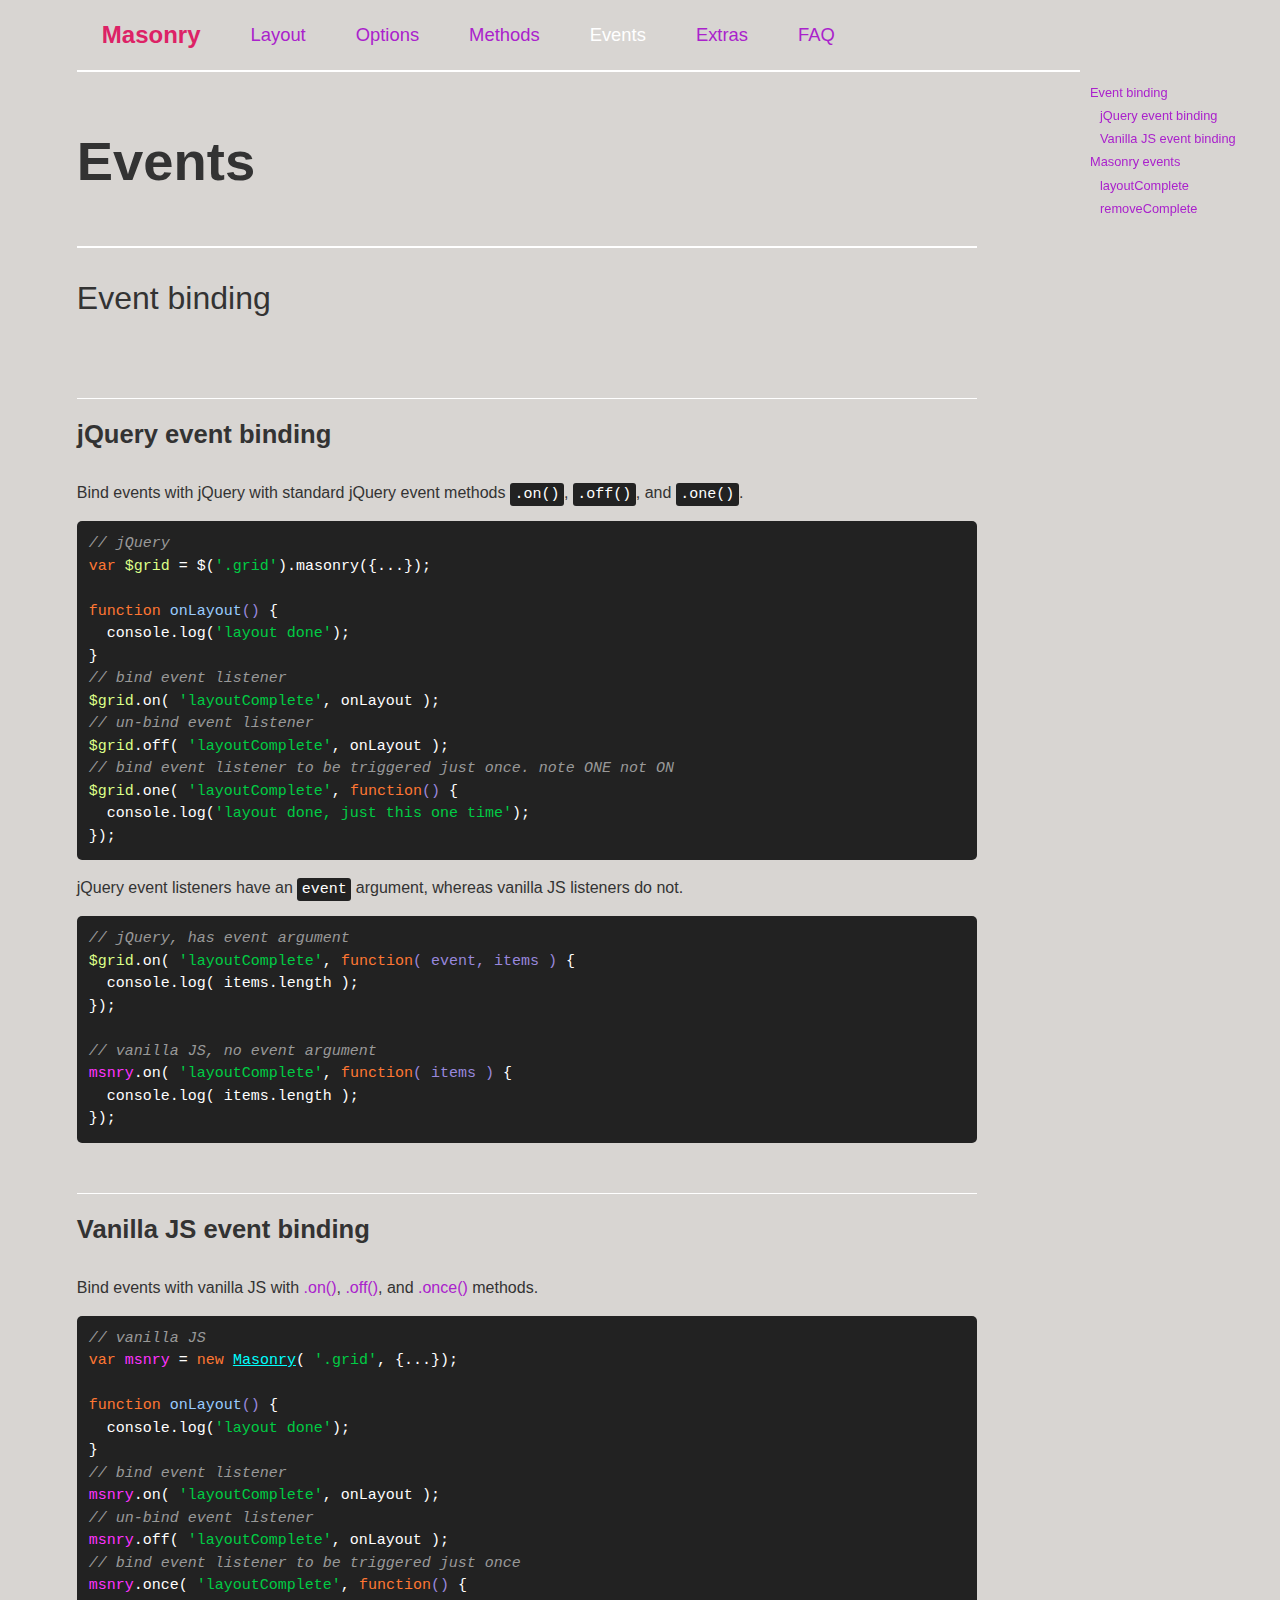
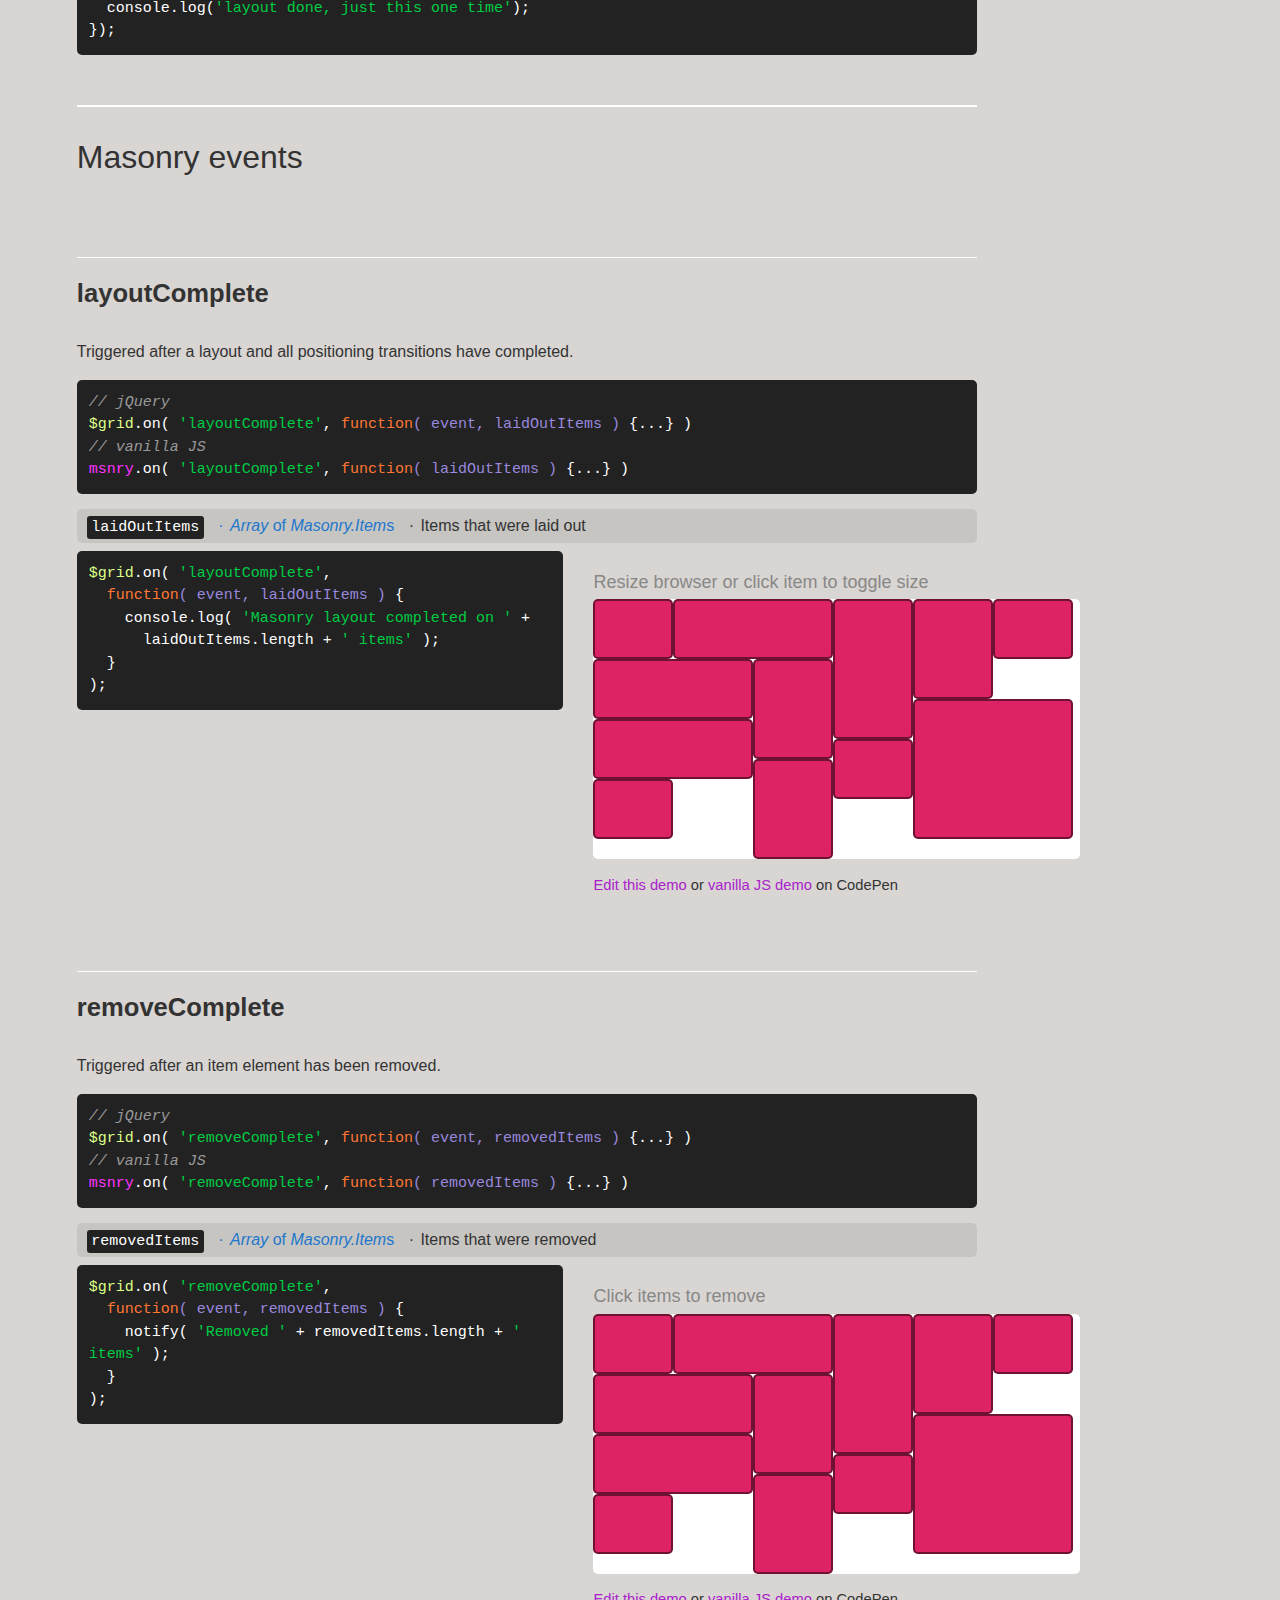
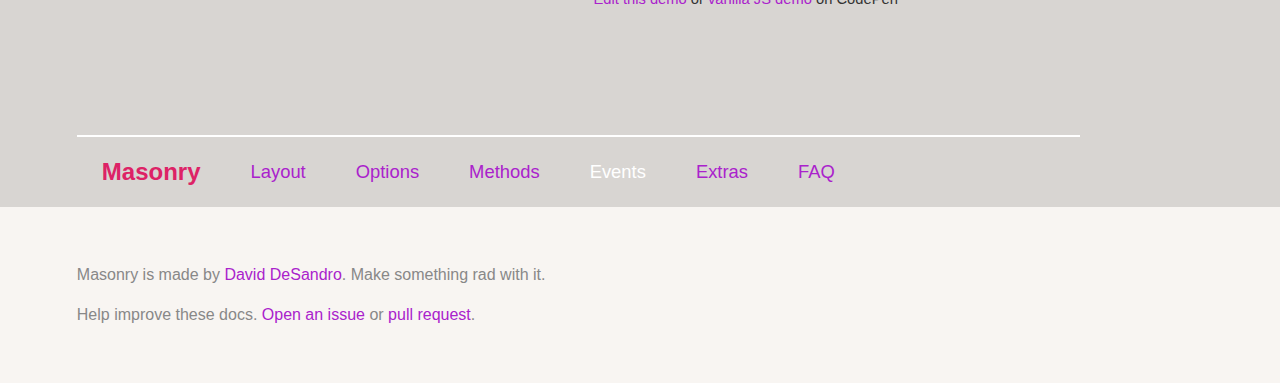
<file: assets/events.html>
<!doctype html>
<html class="export">
<head>
  <meta charset="utf-8">
  <meta http-equiv="X-UA-Compatible" content="IE=edge,chrome=1">
  <meta name="viewport" content="width=device-width">
  <meta name="description" content="Cascading grid layout library">

  <title>Masonry &#xB7; Events</title>

    <link rel="stylesheet" href="css/masonry-docs.css" media="screen">

</head>
<body class="page--events" data-page="events">

  <div class="site-nav">
    <div class="container">
      <ol class="site-nav__list">
        <li class="site-nav__item site-nav__item--homepage">
          <a href=".">Masonry</a></li>
        <li class="site-nav__item site-nav__item--layout">
          <a href="layout.html">Layout</a></li>
        <li class="site-nav__item site-nav__item--options">
          <a href="options.html">Options</a></li>
        <li class="site-nav__item site-nav__item--methods">
          <a href="methods.html">Methods</a></li>
        <li class="site-nav__item site-nav__item--events">
          <a href="events.html">Events</a></li>
        <li class="site-nav__item site-nav__item--extras">
          <a href="extras.html">Extras</a></li>
        <li class="site-nav__item site-nav__item--faq">
          <a href="faq.html">FAQ</a></li>
      </ol>
    </div>
  </div>


  <div id="content" class="content container">

      <h1>Events</h1>

    <ul class="page-nav">
<li class="page-nav__item page-nav__item--h2"><a href="#event-binding">Event binding</a></li>
<li class="page-nav__item page-nav__item--h3"><a href="#jquery-event-binding">jQuery event binding</a></li>
<li class="page-nav__item page-nav__item--h3"><a href="#vanilla-js-event-binding">Vanilla JS event binding</a></li>
<li class="page-nav__item page-nav__item--h2"><a href="#masonry-events">Masonry events</a></li>
<li class="page-nav__item page-nav__item--h3"><a href="#layoutcomplete">layoutComplete</a></li>
<li class="page-nav__item page-nav__item--h3"><a href="#removecomplete">removeComplete</a></li>
</ul>


<div id="notification"></div>

<h2 id="event-binding">Event binding</h2>

<h3 id="jquery-event-binding">jQuery event binding</h3>

<p>Bind events with jQuery with standard jQuery event methods <code>.on()</code>, <code>.off()</code>, and <code>.one()</code>.</p>

<pre><code class="js"><span class="comment">// jQuery</span>
<span class="keyword">var</span> <span class="jquery_var">$grid</span> = $(<span class="string">&apos;.grid&apos;</span>).masonry({...});

<span class="function"><span class="keyword">function</span> <span class="title">onLayout</span><span class="params">()</span> </span>{
  <span class="built_in">console</span>.log(<span class="string">&apos;layout done&apos;</span>);
}
<span class="comment">// bind event listener</span>
<span class="jquery_var">$grid</span>.on( <span class="string">&apos;layoutComplete&apos;</span>, onLayout );
<span class="comment">// un-bind event listener</span>
<span class="jquery_var">$grid</span>.off( <span class="string">&apos;layoutComplete&apos;</span>, onLayout );
<span class="comment">// bind event listener to be triggered just once. note ONE not ON</span>
<span class="jquery_var">$grid</span>.one( <span class="string">&apos;layoutComplete&apos;</span>, <span class="function"><span class="keyword">function</span><span class="params">()</span> </span>{
  <span class="built_in">console</span>.log(<span class="string">&apos;layout done, just this one time&apos;</span>);
});
</code></pre>

<p>jQuery event listeners have an <code>event</code> argument, whereas vanilla JS listeners do not.</p>

<pre><code class="js"><span class="comment">// jQuery, has event argument</span>
<span class="jquery_var">$grid</span>.on( <span class="string">&apos;layoutComplete&apos;</span>, <span class="function"><span class="keyword">function</span><span class="params">( event, items )</span> </span>{
  <span class="built_in">console</span>.log( items.length );
});

<span class="comment">// vanilla JS, no event argument</span>
<span class="masonry_var">msnry</span>.on( <span class="string">&apos;layoutComplete&apos;</span>, <span class="function"><span class="keyword">function</span><span class="params">( items )</span> </span>{
  <span class="built_in">console</span>.log( items.length );
});
</code></pre>


<h3 id="vanilla-js-event-binding">Vanilla JS event binding</h3>

<p>Bind events with vanilla JS with <a href="methods.html#on">.on()</a>, <a href="methods.html#off">.off()</a>, and <a href="methods.html#once">.once()</a> methods.</p>

<pre><code class="js"><span class="comment">// vanilla JS</span>
<span class="keyword">var</span> <span class="masonry_var">msnry</span> = <span class="keyword">new</span> <span class="masonry_keyword">Masonry</span>( <span class="string">&apos;.grid&apos;</span>, {...});

<span class="function"><span class="keyword">function</span> <span class="title">onLayout</span><span class="params">()</span> </span>{
  <span class="built_in">console</span>.log(<span class="string">&apos;layout done&apos;</span>);
}
<span class="comment">// bind event listener</span>
<span class="masonry_var">msnry</span>.on( <span class="string">&apos;layoutComplete&apos;</span>, onLayout );
<span class="comment">// un-bind event listener</span>
<span class="masonry_var">msnry</span>.off( <span class="string">&apos;layoutComplete&apos;</span>, onLayout );
<span class="comment">// bind event listener to be triggered just once</span>
<span class="masonry_var">msnry</span>.once( <span class="string">&apos;layoutComplete&apos;</span>, <span class="function"><span class="keyword">function</span><span class="params">()</span> </span>{
  <span class="built_in">console</span>.log(<span class="string">&apos;layout done, just this one time&apos;</span>);
});
</code></pre>


<h2 id="masonry-events">Masonry events</h2>


<h3 id="layoutcomplete">layoutComplete</h3>

<p>Triggered after a layout and all positioning transitions have completed.</p>

<pre><code class="js"><span class="comment">// jQuery</span>
<span class="jquery_var">$grid</span>.on( <span class="string">&apos;layoutComplete&apos;</span>, <span class="function"><span class="keyword">function</span><span class="params">( event, laidOutItems )</span> </span>{...} )
<span class="comment">// vanilla JS</span>
<span class="masonry_var">msnry</span>.on( <span class="string">&apos;layoutComplete&apos;</span>, <span class="function"><span class="keyword">function</span><span class="params">( laidOutItems )</span> </span>{...} )
</code></pre>

<p class="variable">
  <code class="variable__code">laidOutItems</code>
  <span class="variable__type"><i>Array</i> of <i>Masonry.Item</i>s</span>
  <span class="variable__description">Items that were laid out</span>
</p>

<div class="duo example">
  <div class="duo__cell example__code">
<pre><code class="js"><span class="jquery_var">$grid</span>.on( <span class="string">&apos;layoutComplete&apos;</span>,
  <span class="function"><span class="keyword">function</span><span class="params">( event, laidOutItems )</span> </span>{
    <span class="built_in">console</span>.log( <span class="string">&apos;Masonry layout completed on &apos;</span> +
      laidOutItems.length + <span class="string">&apos; items&apos;</span> );
  }
);
</code></pre>
  </div>
  <div class="duo__cell example__demo" data-js-module="layout-complete-demo">
    <p class="instruction">Resize browser or click item to toggle size</p>
    <div class="grid grid--clickable">
      <div class="grid-item"></div>
      <div class="grid-item grid-item--width2"></div>
      <div class="grid-item grid-item--height3"></div>
      <div class="grid-item grid-item--height2"></div>
      <div class="grid-item grid-item--width2"></div>
      <div class="grid-item"></div>
      <div class="grid-item grid-item--width2 grid-item--height3"></div>
      <div class="grid-item grid-item--height2"></div>
      <div class="grid-item grid-item--width2"></div>
      <div class="grid-item"></div>
      <div class="grid-item grid-item--height2"></div>
      <div class="grid-item"></div>
    </div>
    <p class="edit-demo">
        <a href="http://codepen.io/desandro/pen/yNgmNv">Edit this demo</a>
        or <a href="http://codepen.io/desandro/pen/htsui">vanilla JS demo</a> on CodePen
    </p>
  </div>
</div>


<h3 id="removecomplete">removeComplete</h3>

<p>Triggered after an item element has been removed.</p>

<pre><code class="js"><span class="comment">// jQuery</span>
<span class="jquery_var">$grid</span>.on( <span class="string">&apos;removeComplete&apos;</span>, <span class="function"><span class="keyword">function</span><span class="params">( event, removedItems )</span> </span>{...} )
<span class="comment">// vanilla JS</span>
<span class="masonry_var">msnry</span>.on( <span class="string">&apos;removeComplete&apos;</span>, <span class="function"><span class="keyword">function</span><span class="params">( removedItems )</span> </span>{...} )
</code></pre>

<p class="variable">
  <code class="variable__code">removedItems</code>
  <span class="variable__type"><i>Array</i> of <i>Masonry.Item</i>s</span>
  <span class="variable__description">Items that were removed</span>
</p>

<div class="duo example">
  <div class="duo__cell example__code">
<pre><code class="js"><span class="jquery_var">$grid</span>.on( <span class="string">&apos;removeComplete&apos;</span>,
  <span class="function"><span class="keyword">function</span><span class="params">( event, removedItems )</span> </span>{
    notify( <span class="string">&apos;Removed &apos;</span> + removedItems.length + <span class="string">&apos; items&apos;</span> );
  }
);
</code></pre>
  </div>
  <div class="duo__cell example__demo" data-js-module="remove-complete-demo">
    <p class="instruction">Click items to remove</p>
    <div class="grid grid--clickable">
      <div class="grid-item"></div>
      <div class="grid-item grid-item--width2"></div>
      <div class="grid-item grid-item--height3"></div>
      <div class="grid-item grid-item--height2"></div>
      <div class="grid-item grid-item--width2"></div>
      <div class="grid-item"></div>
      <div class="grid-item grid-item--width2 grid-item--height3"></div>
      <div class="grid-item grid-item--height2"></div>
      <div class="grid-item grid-item--width2"></div>
      <div class="grid-item"></div>
      <div class="grid-item grid-item--height2"></div>
      <div class="grid-item"></div>
    </div>
    <p class="edit-demo">
        <a href="http://codepen.io/desandro/pen/mJRNVV">Edit this demo</a>
        or <a href="http://codepen.io/desandro/pen/JknEe">vanilla JS demo</a> on CodePen
    </p>
  </div>
</div>

  </div>

  <div class="site-nav">
    <div class="container">
      <ol class="site-nav__list">
        <li class="site-nav__item site-nav__item--homepage">
          <a href=".">Masonry</a></li>
        <li class="site-nav__item site-nav__item--layout">
          <a href="layout.html">Layout</a></li>
        <li class="site-nav__item site-nav__item--options">
          <a href="options.html">Options</a></li>
        <li class="site-nav__item site-nav__item--methods">
          <a href="methods.html">Methods</a></li>
        <li class="site-nav__item site-nav__item--events">
          <a href="events.html">Events</a></li>
        <li class="site-nav__item site-nav__item--extras">
          <a href="extras.html">Extras</a></li>
        <li class="site-nav__item site-nav__item--faq">
          <a href="faq.html">FAQ</a></li>
      </ol>
    </div>
  </div>

  <div class="site-footer">
  
    <div class="container">
        <p class="site-footer__copy">
          Masonry is made by <a href="http://desandro.com">David DeSandro</a>.
          Make something rad with it.
        </p>
  
  
      <p class="site-footer__copy">Help improve these docs.
        <a href="https://github.com/desandro/masonry-docs/issues/">Open an issue</a> or
        <a href="https://github.com/desandro/masonry-docs/blob/master/content/events.mustache">pull request</a>.</p>
  
    </div>
  
  </div>

  <script src="js/masonry-docs.min.js"></script>


</body>
</html>
</file>
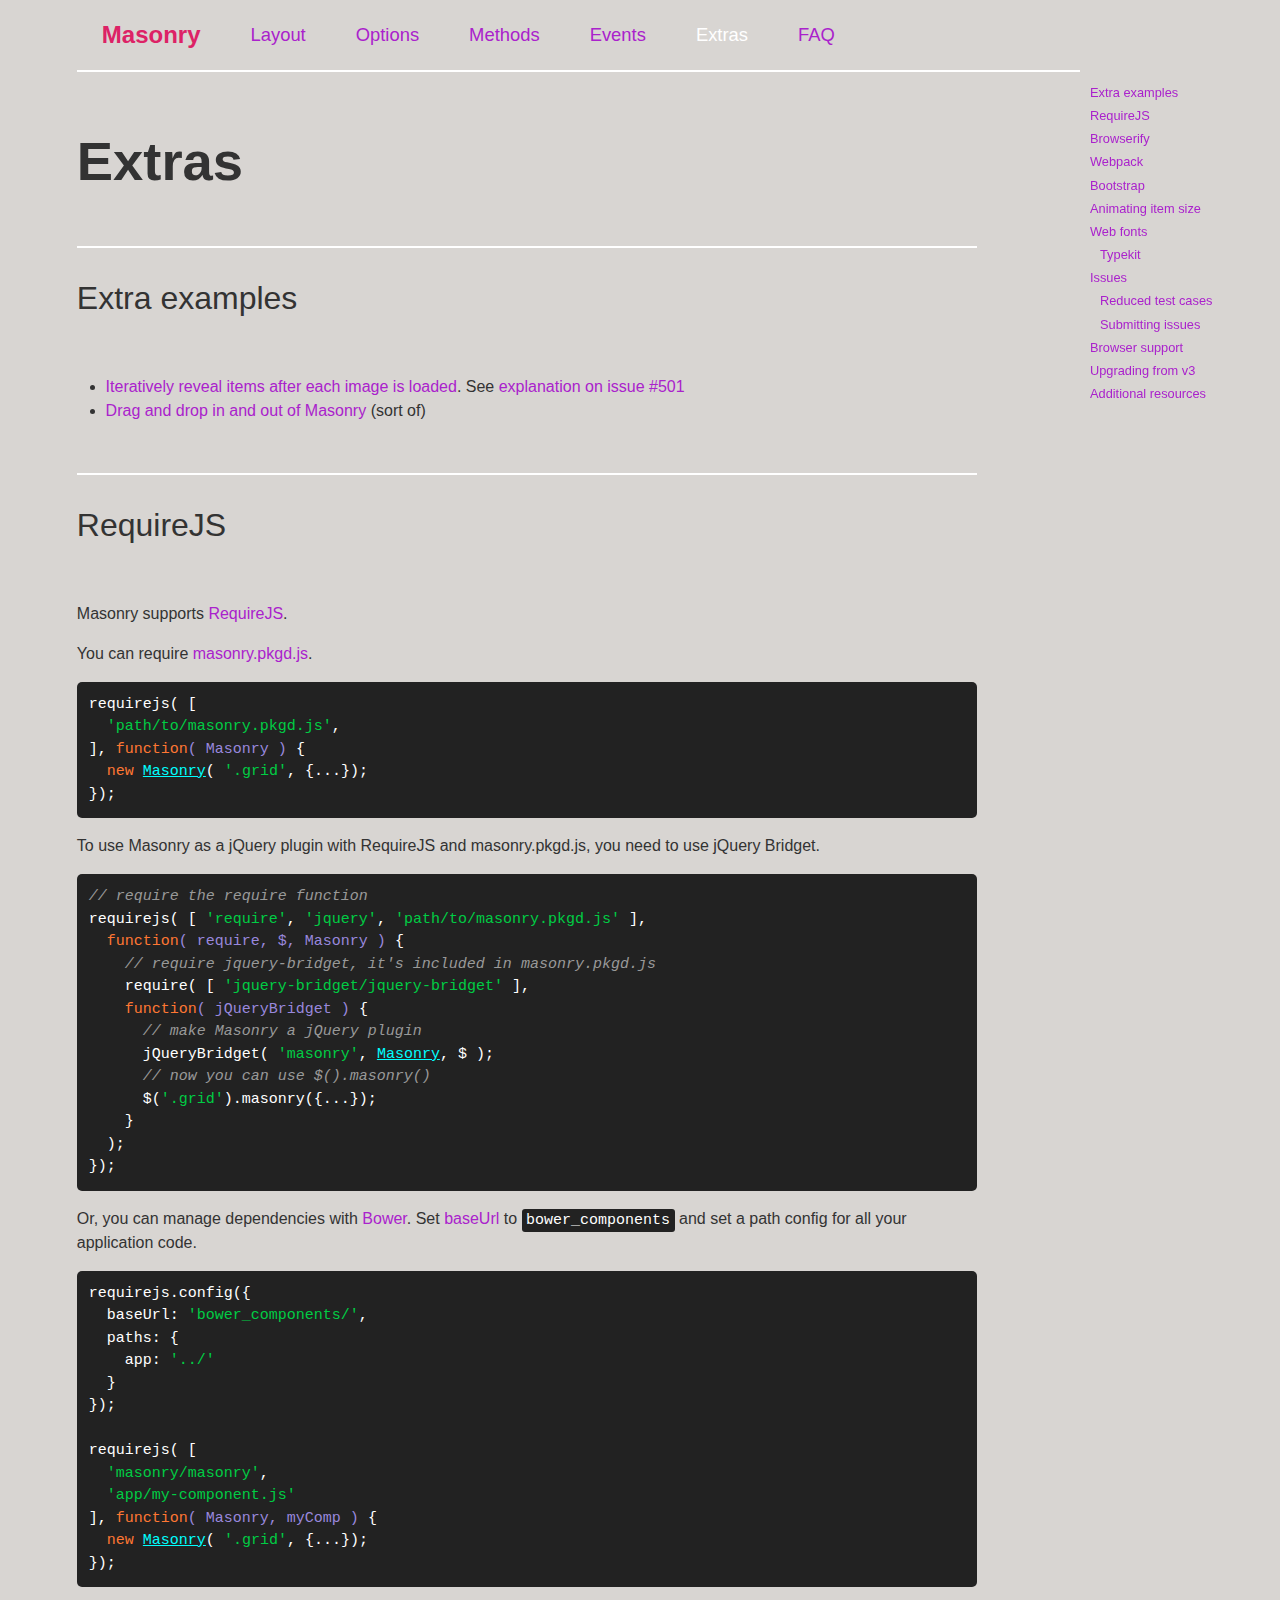
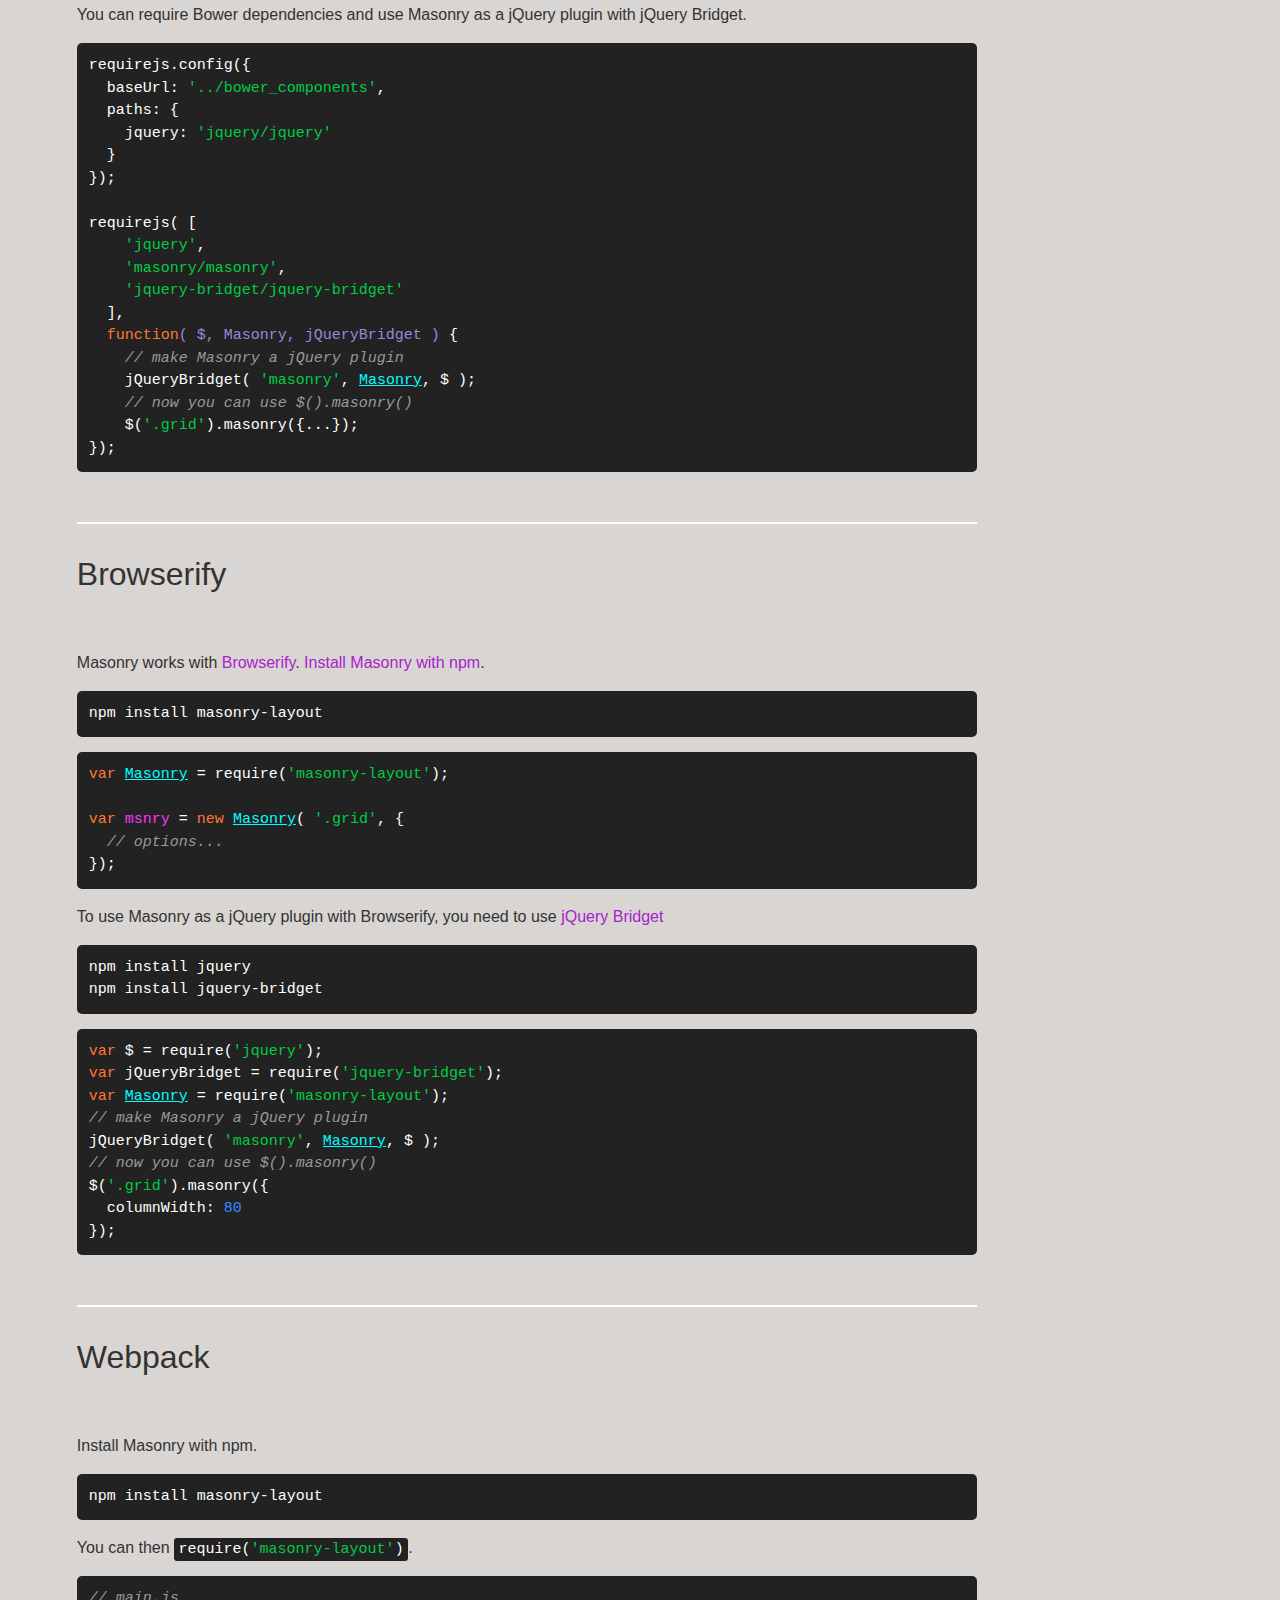
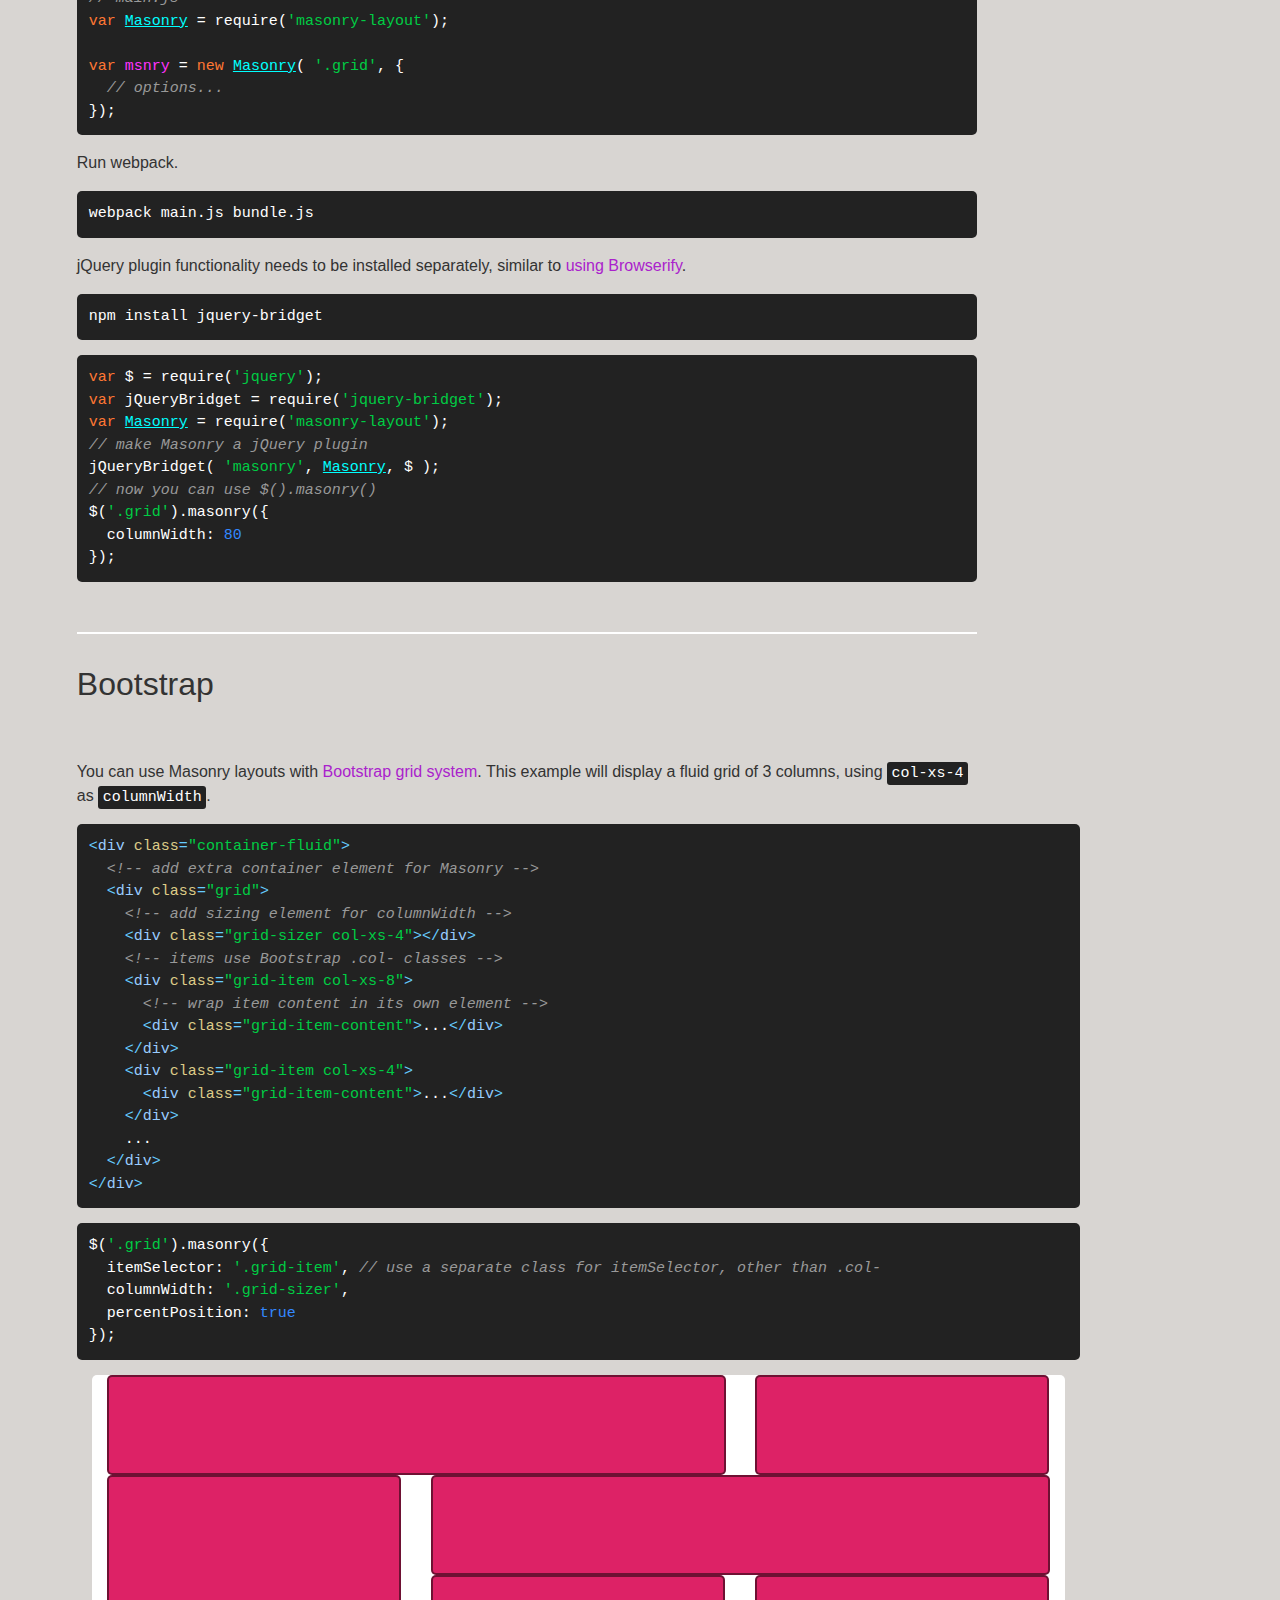
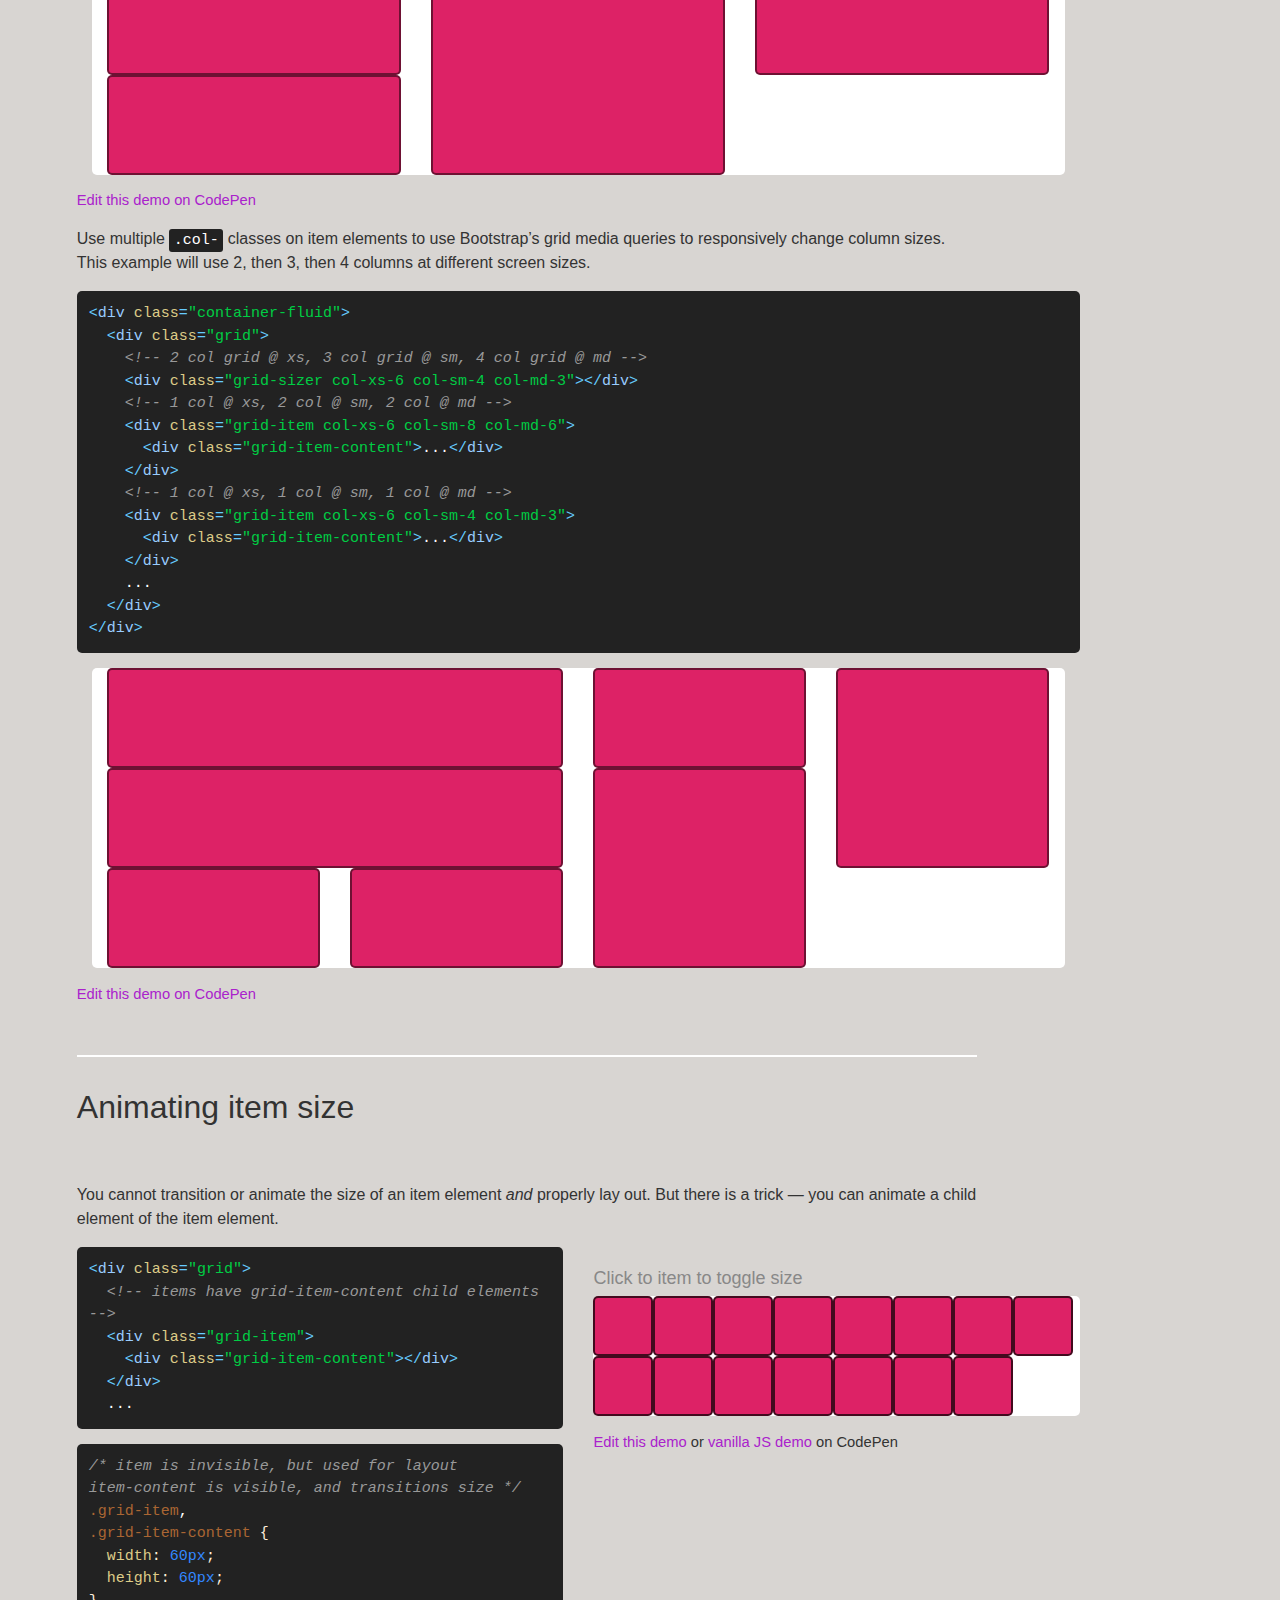
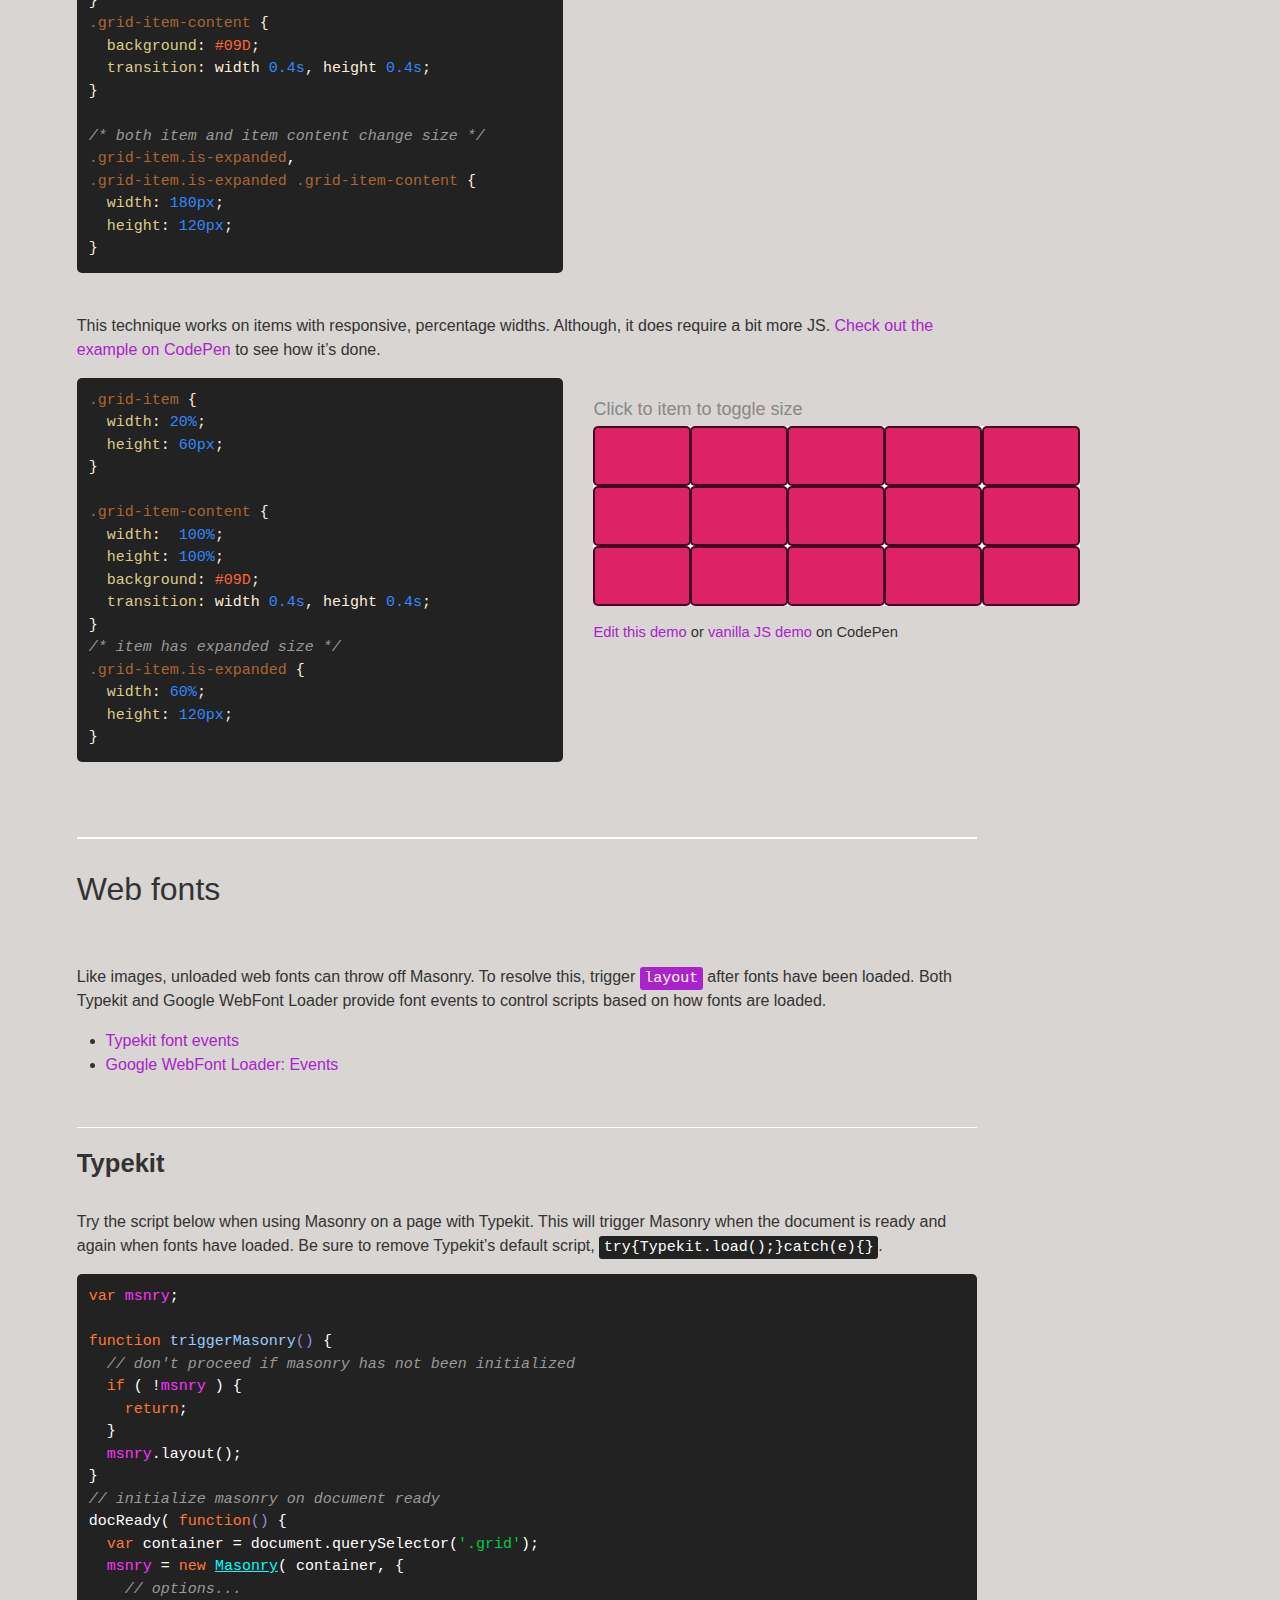
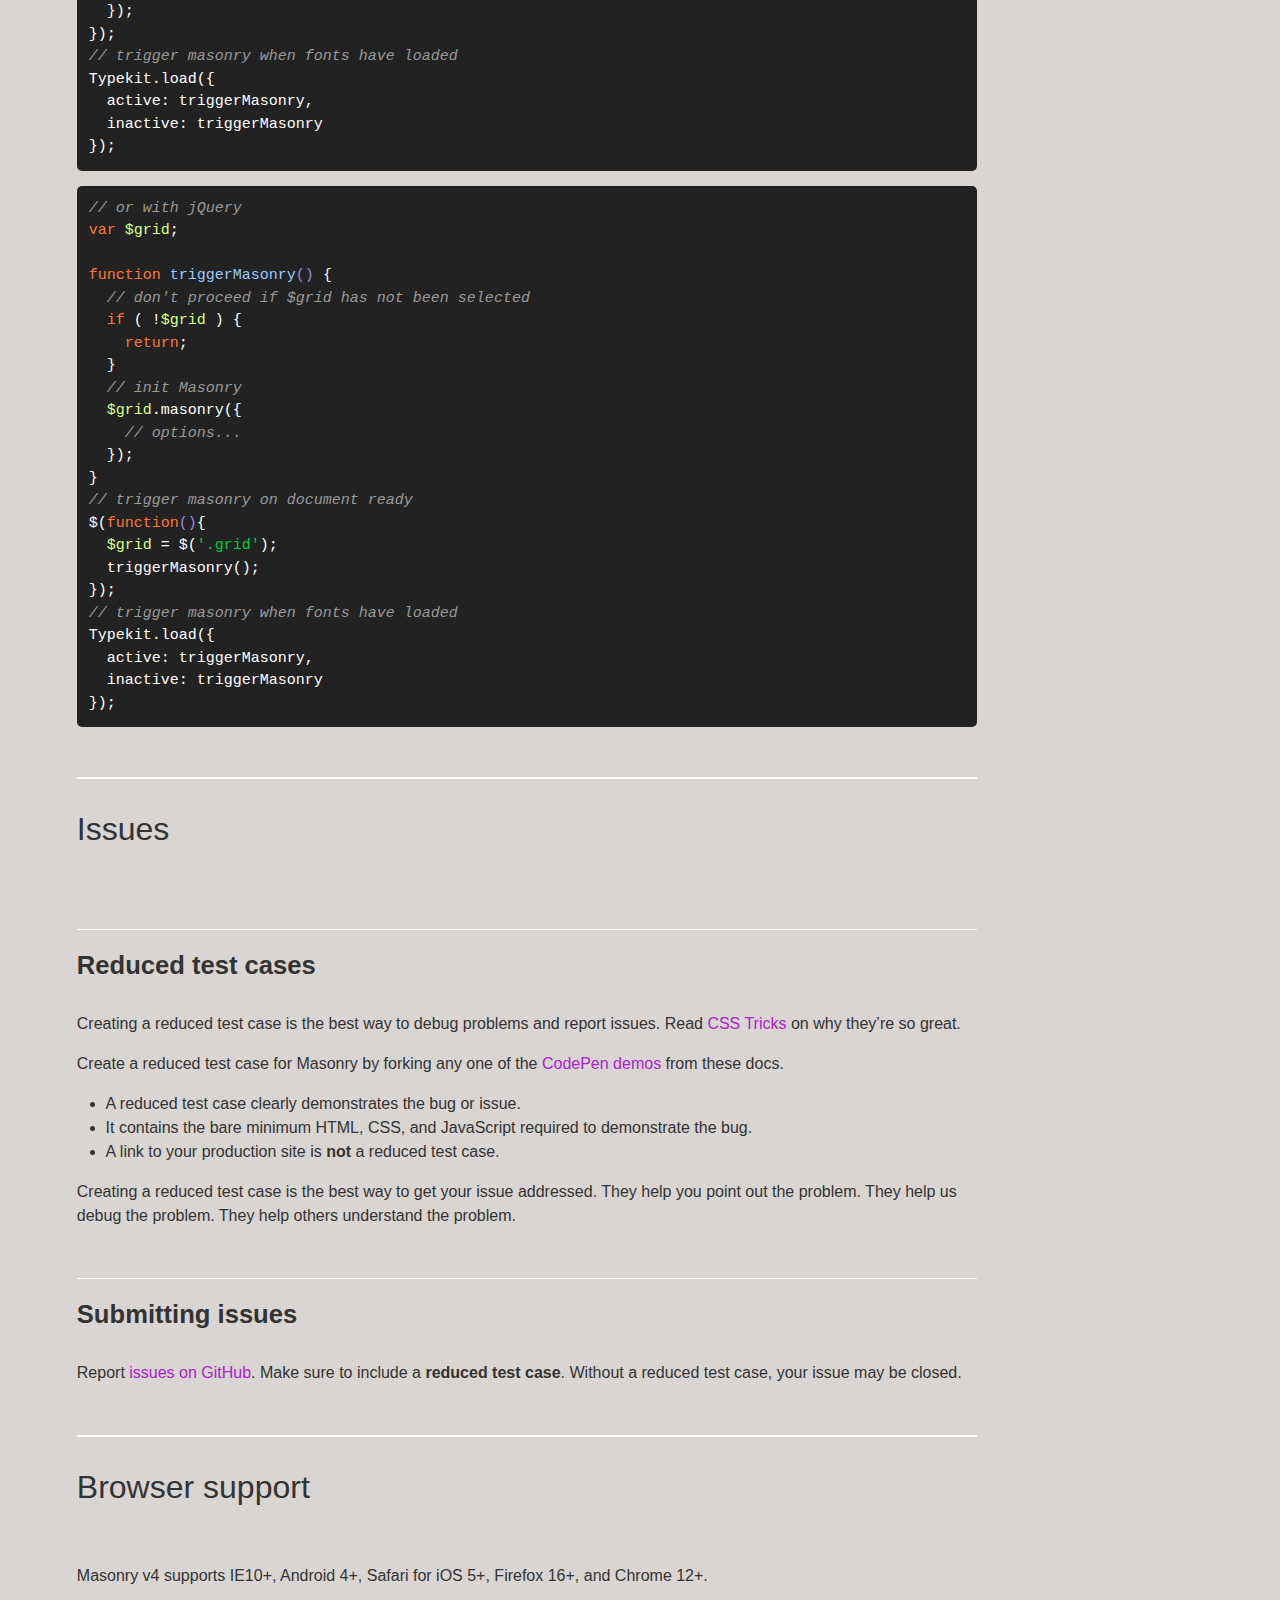
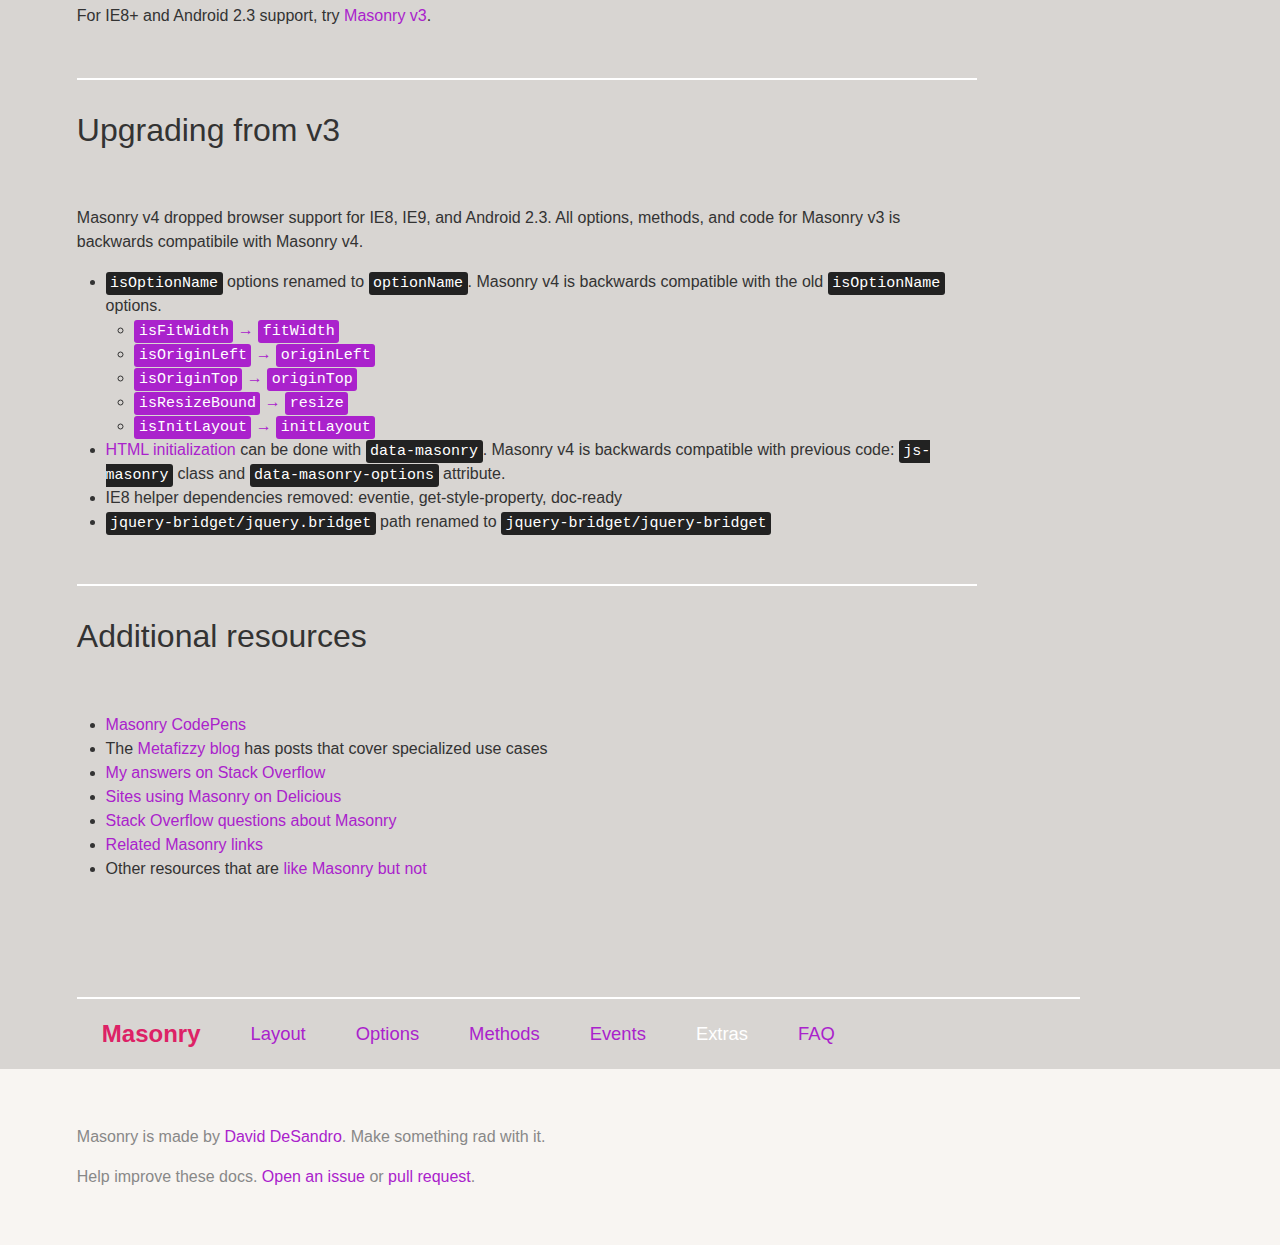
<file: assets/extras.html>
<!doctype html>
<html class="export">
<head>
  <meta charset="utf-8">
  <meta http-equiv="X-UA-Compatible" content="IE=edge,chrome=1">
  <meta name="viewport" content="width=device-width">
  <meta name="description" content="Cascading grid layout library">

  <title>Masonry &#xB7; Extras</title>

    <link rel="stylesheet" href="css/masonry-docs.css" media="screen">

</head>
<body class="page--extras" data-page="extras">

  <div class="site-nav">
    <div class="container">
      <ol class="site-nav__list">
        <li class="site-nav__item site-nav__item--homepage">
          <a href=".">Masonry</a></li>
        <li class="site-nav__item site-nav__item--layout">
          <a href="layout.html">Layout</a></li>
        <li class="site-nav__item site-nav__item--options">
          <a href="options.html">Options</a></li>
        <li class="site-nav__item site-nav__item--methods">
          <a href="methods.html">Methods</a></li>
        <li class="site-nav__item site-nav__item--events">
          <a href="events.html">Events</a></li>
        <li class="site-nav__item site-nav__item--extras">
          <a href="extras.html">Extras</a></li>
        <li class="site-nav__item site-nav__item--faq">
          <a href="faq.html">FAQ</a></li>
      </ol>
    </div>
  </div>


  <div id="content" class="content container">

      <h1>Extras</h1>

    <ul class="page-nav">
<li class="page-nav__item page-nav__item--h2"><a href="#extra-examples">Extra examples</a></li>
<li class="page-nav__item page-nav__item--h2"><a href="#requirejs">RequireJS</a></li>
<li class="page-nav__item page-nav__item--h2"><a href="#browserify">Browserify</a></li>
<li class="page-nav__item page-nav__item--h2"><a href="#webpack">Webpack</a></li>
<li class="page-nav__item page-nav__item--h2"><a href="#bootstrap">Bootstrap</a></li>
<li class="page-nav__item page-nav__item--h2"><a href="#animating-item-size">Animating item size</a></li>
<li class="page-nav__item page-nav__item--h2"><a href="#web-fonts">Web fonts</a></li>
<li class="page-nav__item page-nav__item--h3"><a href="#typekit">Typekit</a></li>
<li class="page-nav__item page-nav__item--h2"><a href="#issues">Issues</a></li>
<li class="page-nav__item page-nav__item--h3"><a href="#reduced-test-cases">Reduced test cases</a></li>
<li class="page-nav__item page-nav__item--h3"><a href="#submitting-issues">Submitting issues</a></li>
<li class="page-nav__item page-nav__item--h2"><a href="#browser-support">Browser support</a></li>
<li class="page-nav__item page-nav__item--h2"><a href="#upgrading-from-v3">Upgrading from v3</a></li>
<li class="page-nav__item page-nav__item--h2"><a href="#additional-resources">Additional resources</a></li>
</ul>



<h2 id="extra-examples">Extra examples</h2>

<ul>
  <li><a href="http://codepen.io/desandro/pen/kwsJb">Iteratively reveal items after each image is loaded</a>. See <a href="https://github.com/desandro/masonry/issues/501#issuecomment-34583942">explanation on issue #501</a></li>
  <li><a href="http://codepen.io/desandro/pen/btHyq">Drag and drop in and out of Masonry</a> (sort of)</li>
</ul>


<h2 id="requirejs">RequireJS</h2>

<p>Masonry supports <a href="http://requirejs.org">RequireJS</a>.</p>

<p>You can require <a href="masonry.pkgd.js">masonry.pkgd.js</a>.</p>

<pre><code class="js">requirejs( [
  <span class="string">&apos;path/to/masonry.pkgd.js&apos;</span>,
], <span class="function"><span class="keyword">function</span><span class="params">( Masonry )</span> </span>{
  <span class="keyword">new</span> <span class="masonry_keyword">Masonry</span>( <span class="string">&apos;.grid&apos;</span>, {...});
});
</code></pre>

<p id="requirejs-pkgd-jquery">To use Masonry as a jQuery plugin with RequireJS and masonry.pkgd.js, you need to use jQuery Bridget.</p>


<pre><code class="js"><span class="comment">// require the require function</span>
requirejs( [ <span class="string">&apos;require&apos;</span>, <span class="string">&apos;jquery&apos;</span>, <span class="string">&apos;path/to/masonry.pkgd.js&apos;</span> ],
  <span class="function"><span class="keyword">function</span><span class="params">( require, $, Masonry )</span> </span>{
    <span class="comment">// require jquery-bridget, it&apos;s included in masonry.pkgd.js</span>
    <span class="built_in">require</span>( [ <span class="string">&apos;jquery-bridget/jquery-bridget&apos;</span> ],
    <span class="function"><span class="keyword">function</span><span class="params">( jQueryBridget )</span> </span>{
      <span class="comment">// make Masonry a jQuery plugin</span>
      jQueryBridget( <span class="string">&apos;masonry&apos;</span>, <span class="masonry_keyword">Masonry</span>, $ );
      <span class="comment">// now you can use $().masonry()</span>
      $(<span class="string">&apos;.grid&apos;</span>).masonry({...});
    }
  );
});
</code></pre>

<p id="requirejs-bower">Or, you can manage dependencies with <a href="http://bower.io">Bower</a>. Set <a href="http://requirejs.org/docs/api.html#config-baseUrl">baseUrl</a> to <code>bower_components</code> and set a path config for all your application code.</p>

<pre><code class="js">requirejs.config({
  baseUrl: <span class="string">&apos;bower_components/&apos;</span>,
  paths: {
    app: <span class="string">&apos;../&apos;</span>
  }
});

requirejs( [
  <span class="string">&apos;masonry/masonry&apos;</span>,
  <span class="string">&apos;app/my-component.js&apos;</span>
], <span class="function"><span class="keyword">function</span><span class="params">( Masonry, myComp )</span> </span>{
  <span class="keyword">new</span> <span class="masonry_keyword">Masonry</span>( <span class="string">&apos;.grid&apos;</span>, {...});
});
</code></pre>

<p id="requirejs-bower-jquery">You can require Bower dependencies and use Masonry as a jQuery plugin with jQuery Bridget.</p>

<pre><code class="js">requirejs.config({
  baseUrl: <span class="string">&apos;../bower_components&apos;</span>,
  paths: {
    jquery: <span class="string">&apos;jquery/jquery&apos;</span>
  }
});

requirejs( [
    <span class="string">&apos;jquery&apos;</span>,
    <span class="string">&apos;masonry/masonry&apos;</span>,
    <span class="string">&apos;jquery-bridget/jquery-bridget&apos;</span>
  ],
  <span class="function"><span class="keyword">function</span><span class="params">( $, Masonry, jQueryBridget )</span> </span>{
    <span class="comment">// make Masonry a jQuery plugin</span>
    jQueryBridget( <span class="string">&apos;masonry&apos;</span>, <span class="masonry_keyword">Masonry</span>, $ );
    <span class="comment">// now you can use $().masonry()</span>
    $(<span class="string">&apos;.grid&apos;</span>).masonry({...});
});
</code></pre>


<h2 id="browserify">Browserify</h2>

<p>Masonry works with <a href="http://browserify.org">Browserify</a>. <a href="https://www.npmjs.org/package/masonry-layout">Install Masonry with npm</a>.</p>

<pre><code>npm install masonry-layout
</code></pre>

<pre><code class="js"><span class="keyword">var</span> <span class="masonry_keyword">Masonry</span> = <span class="built_in">require</span>(<span class="string">&apos;masonry-layout&apos;</span>);

<span class="keyword">var</span> <span class="masonry_var">msnry</span> = <span class="keyword">new</span> <span class="masonry_keyword">Masonry</span>( <span class="string">&apos;.grid&apos;</span>, {
  <span class="comment">// options...</span>
});
</code></pre>

<p id="browserify-jquery">To use Masonry as a jQuery plugin with Browserify, you need to use <a href="https://www.npmjs.org/package/jquery-bridget">jQuery Bridget</a></p>

<pre><code>npm install jquery
npm install jquery-bridget
</code></pre>

<pre><code class="js"><span class="keyword">var</span> $ = <span class="built_in">require</span>(<span class="string">&apos;jquery&apos;</span>);
<span class="keyword">var</span> jQueryBridget = <span class="built_in">require</span>(<span class="string">&apos;jquery-bridget&apos;</span>);
<span class="keyword">var</span> <span class="masonry_keyword">Masonry</span> = <span class="built_in">require</span>(<span class="string">&apos;masonry-layout&apos;</span>);
<span class="comment">// make Masonry a jQuery plugin</span>
jQueryBridget( <span class="string">&apos;masonry&apos;</span>, <span class="masonry_keyword">Masonry</span>, $ );
<span class="comment">// now you can use $().masonry()</span>
$(<span class="string">&apos;.grid&apos;</span>).masonry({
  columnWidth: <span class="number">80</span>
});
</code></pre>


<h2 id="webpack">Webpack</h2>

<p>Install Masonry with npm.</p>

<pre><code class="bash">npm install masonry-layout
</code></pre>

<p>You can then <code>require(<span class="string">&apos;masonry-layout&apos;</span>)</code>.</p>

<pre><code class="js"><span class="comment">// main.js</span>
<span class="keyword">var</span> <span class="masonry_keyword">Masonry</span> = <span class="built_in">require</span>(<span class="string">&apos;masonry-layout&apos;</span>);

<span class="keyword">var</span> <span class="masonry_var">msnry</span> = <span class="keyword">new</span> <span class="masonry_keyword">Masonry</span>( <span class="string">&apos;.grid&apos;</span>, {
  <span class="comment">// options...</span>
});
</code></pre>

<p>Run webpack.</p>


<pre><code class="bash">webpack main.js bundle.js
</code></pre>

<p>jQuery plugin functionality needs to be installed separately, similar to <a href="#browserify">using Browserify</a>.</p>

<pre><code class="bash">npm install jquery-bridget
</code></pre>

<pre><code class="js"><span class="keyword">var</span> $ = <span class="built_in">require</span>(<span class="string">&apos;jquery&apos;</span>);
<span class="keyword">var</span> jQueryBridget = <span class="built_in">require</span>(<span class="string">&apos;jquery-bridget&apos;</span>);
<span class="keyword">var</span> <span class="masonry_keyword">Masonry</span> = <span class="built_in">require</span>(<span class="string">&apos;masonry-layout&apos;</span>);
<span class="comment">// make Masonry a jQuery plugin</span>
jQueryBridget( <span class="string">&apos;masonry&apos;</span>, <span class="masonry_keyword">Masonry</span>, $ );
<span class="comment">// now you can use $().masonry()</span>
$(<span class="string">&apos;.grid&apos;</span>).masonry({
  columnWidth: <span class="number">80</span>
});
</code></pre>


<h2 id="bootstrap">Bootstrap</h2>

<p>You can use Masonry layouts with <a href="http://getbootstrap.com/css/#grid">Bootstrap grid system</a>. This example will display a fluid grid of 3 columns, using <code>col-xs-4</code> as <code>columnWidth</code>.</p>

<div class="example">
  <div class="example__code">
<pre><code class="html"><span class="tag">&lt;<span class="title">div</span> <span class="attribute">class</span>=<span class="value">&quot;container-fluid&quot;</span>&gt;</span>
  <span class="comment">&lt;!-- add extra container element for Masonry --&gt;</span>
  <span class="tag">&lt;<span class="title">div</span> <span class="attribute">class</span>=<span class="value">&quot;grid&quot;</span>&gt;</span>
    <span class="comment">&lt;!-- add sizing element for columnWidth --&gt;</span>
    <span class="tag">&lt;<span class="title">div</span> <span class="attribute">class</span>=<span class="value">&quot;grid-sizer col-xs-4&quot;</span>&gt;</span><span class="tag">&lt;/<span class="title">div</span>&gt;</span>
    <span class="comment">&lt;!-- items use Bootstrap .col- classes --&gt;</span>
    <span class="tag">&lt;<span class="title">div</span> <span class="attribute">class</span>=<span class="value">&quot;grid-item col-xs-8&quot;</span>&gt;</span>
      <span class="comment">&lt;!-- wrap item content in its own element --&gt;</span>
      <span class="tag">&lt;<span class="title">div</span> <span class="attribute">class</span>=<span class="value">&quot;grid-item-content&quot;</span>&gt;</span>...<span class="tag">&lt;/<span class="title">div</span>&gt;</span>
    <span class="tag">&lt;/<span class="title">div</span>&gt;</span>
    <span class="tag">&lt;<span class="title">div</span> <span class="attribute">class</span>=<span class="value">&quot;grid-item col-xs-4&quot;</span>&gt;</span>
      <span class="tag">&lt;<span class="title">div</span> <span class="attribute">class</span>=<span class="value">&quot;grid-item-content&quot;</span>&gt;</span>...<span class="tag">&lt;/<span class="title">div</span>&gt;</span>
    <span class="tag">&lt;/<span class="title">div</span>&gt;</span>
    ...
  <span class="tag">&lt;/<span class="title">div</span>&gt;</span>
<span class="tag">&lt;/<span class="title">div</span>&gt;</span>
</code></pre>

<pre><code class="js">$(<span class="string">&apos;.grid&apos;</span>).masonry({
  itemSelector: <span class="string">&apos;.grid-item&apos;</span>, <span class="comment">// use a separate class for itemSelector, other than .col-</span>
  columnWidth: <span class="string">&apos;.grid-sizer&apos;</span>,
  percentPosition: <span class="literal">true</span>
});
</code></pre>
  </div>
  <div class="example__demo">
  
    <div class="bootstrap-3__container-fluid">
      <div class="grid js-masonry" data-masonry-options="{ &quot;itemSelector&quot;: &quot;.bootstrap-3__grid-item&quot;, &quot;columnWidth&quot;: &quot;.grid-sizer&quot;, &quot;percentPosition&quot;: true }">
        <div class="grid-sizer bootstrap-3__col-xs-4"></div>
        <div class="bootstrap-3__grid-item bootstrap-3__col-xs-8">
          <div class="bootstrap-3__grid-item-content"></div>
        </div>
        <div class="bootstrap-3__grid-item bootstrap-3__col-xs-4">
          <div class="bootstrap-3__grid-item-content"></div>
        </div>
        <div class="bootstrap-3__grid-item bootstrap-3__col-xs-4">
          <div class="bootstrap-3__grid-item-content bootstrap-3__grid-item-content--height2"></div>
        </div>
        <div class="bootstrap-3__grid-item bootstrap-3__col-xs-8">
          <div class="bootstrap-3__grid-item-content"></div>
        </div>
        <div class="bootstrap-3__grid-item bootstrap-3__col-xs-4">
          <div class="bootstrap-3__grid-item-content bootstrap-3__grid-item-content--height2"></div>
        </div>
        <div class="bootstrap-3__grid-item bootstrap-3__col-xs-4">
          <div class="bootstrap-3__grid-item-content"></div>
        </div>
        <div class="bootstrap-3__grid-item bootstrap-3__col-xs-4">
          <div class="bootstrap-3__grid-item-content"></div>
        </div>
      </div>
  
    </div>
  
    <p class="edit-demo">
        <a href="http://codepen.io/desandro/pen/eJJEXd">Edit this demo on CodePen</a>
    </p>
  </div>
</div>

<p>Use multiple <code>.col-</code> classes on item elements to use Bootstrap&#x2019;s grid media queries to responsively change column sizes. This example will use 2, then 3, then 4 columns at different screen sizes.</p>

<div class="example">
  <div class="example__code">
<pre><code class="html"><span class="tag">&lt;<span class="title">div</span> <span class="attribute">class</span>=<span class="value">&quot;container-fluid&quot;</span>&gt;</span>
  <span class="tag">&lt;<span class="title">div</span> <span class="attribute">class</span>=<span class="value">&quot;grid&quot;</span>&gt;</span>
    <span class="comment">&lt;!-- 2 col grid @ xs, 3 col grid @ sm, 4 col grid @ md --&gt;</span>
    <span class="tag">&lt;<span class="title">div</span> <span class="attribute">class</span>=<span class="value">&quot;grid-sizer col-xs-6 col-sm-4 col-md-3&quot;</span>&gt;</span><span class="tag">&lt;/<span class="title">div</span>&gt;</span>
    <span class="comment">&lt;!-- 1 col @ xs, 2 col @ sm, 2 col @ md --&gt;</span>
    <span class="tag">&lt;<span class="title">div</span> <span class="attribute">class</span>=<span class="value">&quot;grid-item col-xs-6 col-sm-8 col-md-6&quot;</span>&gt;</span>
      <span class="tag">&lt;<span class="title">div</span> <span class="attribute">class</span>=<span class="value">&quot;grid-item-content&quot;</span>&gt;</span>...<span class="tag">&lt;/<span class="title">div</span>&gt;</span>
    <span class="tag">&lt;/<span class="title">div</span>&gt;</span>
    <span class="comment">&lt;!-- 1 col @ xs, 1 col @ sm, 1 col @ md --&gt;</span>
    <span class="tag">&lt;<span class="title">div</span> <span class="attribute">class</span>=<span class="value">&quot;grid-item col-xs-6 col-sm-4 col-md-3&quot;</span>&gt;</span>
      <span class="tag">&lt;<span class="title">div</span> <span class="attribute">class</span>=<span class="value">&quot;grid-item-content&quot;</span>&gt;</span>...<span class="tag">&lt;/<span class="title">div</span>&gt;</span>
    <span class="tag">&lt;/<span class="title">div</span>&gt;</span>
    ...
  <span class="tag">&lt;/<span class="title">div</span>&gt;</span>
<span class="tag">&lt;/<span class="title">div</span>&gt;</span>
</code></pre>
  </div>
  <div class="example__demo">
  
    <div class="bootstrap-3__container-fluid">
      <div class="grid js-masonry" data-masonry-options="{ &quot;itemSelector&quot;: &quot;.bootstrap-3__grid-item&quot;, &quot;columnWidth&quot;: &quot;.grid-sizer&quot;, &quot;percentPosition&quot;: true }">
        <div class="grid-sizer bootstrap-3__col-xs-6 bootstrap-3__col-sm-4 bootstrap-3__col-md-3"></div>
        <div class="bootstrap-3__grid-item bootstrap-3__col-xs-6 bootstrap-3__col-sm-8 bootstrap-3__col-md-6">
          <div class="bootstrap-3__grid-item-content"></div>
        </div>
        <div class="bootstrap-3__grid-item bootstrap-3__col-xs-6 bootstrap-3__col-sm-4 bootstrap-3__col-md-3">
          <div class="bootstrap-3__grid-item-content"></div>
        </div>
        <div class="bootstrap-3__grid-item bootstrap-3__col-xs-6 bootstrap-3__col-sm-4 bootstrap-3__col-md-3">
          <div class="bootstrap-3__grid-item-content bootstrap-3__grid-item-content--height2"></div>
        </div>
        <div class="bootstrap-3__grid-item bootstrap-3__col-xs-6 bootstrap-3__col-sm-8 bootstrap-3__col-md-6">
          <div class="bootstrap-3__grid-item-content"></div>
        </div>
        <div class="bootstrap-3__grid-item bootstrap-3__col-xs-6 bootstrap-3__col-sm-4 bootstrap-3__col-md-3">
          <div class="bootstrap-3__grid-item-content bootstrap-3__grid-item-content--height2"></div>
        </div>
        <div class="bootstrap-3__grid-item bootstrap-3__col-xs-6 bootstrap-3__col-sm-4 bootstrap-3__col-md-3">
          <div class="bootstrap-3__grid-item-content"></div>
        </div>
        <div class="bootstrap-3__grid-item bootstrap-3__col-xs-6 bootstrap-3__col-sm-4 bootstrap-3__col-md-3">
          <div class="bootstrap-3__grid-item-content"></div>
        </div>
      </div>
  
    </div>
  
    <p class="edit-demo">
        <a href="http://codepen.io/desandro/pen/vLLeJM">Edit this demo on CodePen</a>
    </p>
  </div>
</div>


<h2 id="animating-item-size">Animating item size</h2>

<p>You cannot transition or animate the size of an item element <em>and</em> properly lay out. But there is a trick &#x2014; you can animate a child element of the item element.</p>

<div class="duo example">
  <div class="duo__cell example__code">
<pre><code class="html"><span class="tag">&lt;<span class="title">div</span> <span class="attribute">class</span>=<span class="value">&quot;grid&quot;</span>&gt;</span>
  <span class="comment">&lt;!-- items have grid-item-content child elements --&gt;</span>
  <span class="tag">&lt;<span class="title">div</span> <span class="attribute">class</span>=<span class="value">&quot;grid-item&quot;</span>&gt;</span>
    <span class="tag">&lt;<span class="title">div</span> <span class="attribute">class</span>=<span class="value">&quot;grid-item-content&quot;</span>&gt;</span><span class="tag">&lt;/<span class="title">div</span>&gt;</span>
  <span class="tag">&lt;/<span class="title">div</span>&gt;</span>
  ...
</code></pre>

<pre><code class="css"><span class="comment">/* item is invisible, but used for layout
item-content is visible, and transitions size */</span>
<span class="class">.grid-item</span>,
<span class="class">.grid-item-content</span> <span class="rules">{
  <span class="rule"><span class="attribute">width</span>:<span class="value"> <span class="number">60px</span></span></span>;
  <span class="rule"><span class="attribute">height</span>:<span class="value"> <span class="number">60px</span></span></span>;
}</span>
<span class="class">.grid-item-content</span> <span class="rules">{
  <span class="rule"><span class="attribute">background</span>:<span class="value"> <span class="hexcolor">#09D</span></span></span>;
  <span class="rule"><span class="attribute">transition</span>:<span class="value"> width <span class="number">0.4s</span>, height <span class="number">0.4s</span></span></span>;
}</span>

<span class="comment">/* both item and item content change size */</span>
<span class="class">.grid-item</span><span class="class">.is-expanded</span>,
<span class="class">.grid-item</span><span class="class">.is-expanded</span> <span class="class">.grid-item-content</span> <span class="rules">{
  <span class="rule"><span class="attribute">width</span>:<span class="value"> <span class="number">180px</span></span></span>;
  <span class="rule"><span class="attribute">height</span>:<span class="value"> <span class="number">120px</span></span></span>;
}</span>
</code></pre>
  </div>
  <div class="duo__cell example__demo" data-js-module="animate-item-size">
    <p class="instruction">Click to item to toggle size</p>
    <div class="grid">
      <div class="animate-item-size-item">
        <div class="animate-item-size-item__content"></div>
      </div>
      <div class="animate-item-size-item">
        <div class="animate-item-size-item__content"></div>
      </div>
      <div class="animate-item-size-item">
        <div class="animate-item-size-item__content"></div>
      </div>
      <div class="animate-item-size-item">
        <div class="animate-item-size-item__content"></div>
      </div>
      <div class="animate-item-size-item">
        <div class="animate-item-size-item__content"></div>
      </div>
      <div class="animate-item-size-item">
        <div class="animate-item-size-item__content"></div>
      </div>
      <div class="animate-item-size-item">
        <div class="animate-item-size-item__content"></div>
      </div>
      <div class="animate-item-size-item">
        <div class="animate-item-size-item__content"></div>
      </div>
      <div class="animate-item-size-item">
        <div class="animate-item-size-item__content"></div>
      </div>
      <div class="animate-item-size-item">
        <div class="animate-item-size-item__content"></div>
      </div>
      <div class="animate-item-size-item">
        <div class="animate-item-size-item__content"></div>
      </div>
      <div class="animate-item-size-item">
        <div class="animate-item-size-item__content"></div>
      </div>
      <div class="animate-item-size-item">
        <div class="animate-item-size-item__content"></div>
      </div>
      <div class="animate-item-size-item">
        <div class="animate-item-size-item__content"></div>
      </div>
      <div class="animate-item-size-item">
        <div class="animate-item-size-item__content"></div>
      </div>
    </div>
    <p class="edit-demo">
        <a href="http://codepen.io/desandro/pen/daKBo">Edit this demo</a>
        or <a href="http://codepen.io/desandro/pen/ILbJy">vanilla JS demo</a> on CodePen
    </p>
  </div>
</div>

<p>This technique works on items with responsive, percentage widths. Although, it does require a bit more JS. <a href="http://codepen.io/desandro/pen/jGJKL">Check out the example on CodePen</a> to see how it&#x2019;s done.</p>

<div class="duo example">
  <div class="duo__cell example__code">
<pre><code class="css"><span class="class">.grid-item</span> <span class="rules">{
  <span class="rule"><span class="attribute">width</span>:<span class="value"> <span class="number">20%</span></span></span>;
  <span class="rule"><span class="attribute">height</span>:<span class="value"> <span class="number">60px</span></span></span>;
}</span>

<span class="class">.grid-item-content</span> <span class="rules">{
  <span class="rule"><span class="attribute">width</span>:<span class="value">  <span class="number">100%</span></span></span>;
  <span class="rule"><span class="attribute">height</span>:<span class="value"> <span class="number">100%</span></span></span>;
  <span class="rule"><span class="attribute">background</span>:<span class="value"> <span class="hexcolor">#09D</span></span></span>;
  <span class="rule"><span class="attribute">transition</span>:<span class="value"> width <span class="number">0.4s</span>, height <span class="number">0.4s</span></span></span>;
}</span>
<span class="comment">/* item has expanded size */</span>
<span class="class">.grid-item</span><span class="class">.is-expanded</span> <span class="rules">{
  <span class="rule"><span class="attribute">width</span>:<span class="value"> <span class="number">60%</span></span></span>;
  <span class="rule"><span class="attribute">height</span>:<span class="value"> <span class="number">120px</span></span></span>;
}</span>
</code></pre>
  </div>
  <div class="duo__cell example__demo" data-js-module="animate-item-size-responsive">
    <p class="instruction">Click to item to toggle size</p>
    <div class="grid grid--animate-item-size-responsive">
      <div class="grid-sizer"></div>
      <div class="animate-item-size-item">
        <div class="animate-item-size-item__content"></div>
      </div>
      <div class="animate-item-size-item">
        <div class="animate-item-size-item__content"></div>
      </div>
      <div class="animate-item-size-item">
        <div class="animate-item-size-item__content"></div>
      </div>
      <div class="animate-item-size-item">
        <div class="animate-item-size-item__content"></div>
      </div>
      <div class="animate-item-size-item">
        <div class="animate-item-size-item__content"></div>
      </div>
      <div class="animate-item-size-item">
        <div class="animate-item-size-item__content"></div>
      </div>
      <div class="animate-item-size-item">
        <div class="animate-item-size-item__content"></div>
      </div>
      <div class="animate-item-size-item">
        <div class="animate-item-size-item__content"></div>
      </div>
      <div class="animate-item-size-item">
        <div class="animate-item-size-item__content"></div>
      </div>
      <div class="animate-item-size-item">
        <div class="animate-item-size-item__content"></div>
      </div>
      <div class="animate-item-size-item">
        <div class="animate-item-size-item__content"></div>
      </div>
      <div class="animate-item-size-item">
        <div class="animate-item-size-item__content"></div>
      </div>
      <div class="animate-item-size-item">
        <div class="animate-item-size-item__content"></div>
      </div>
      <div class="animate-item-size-item">
        <div class="animate-item-size-item__content"></div>
      </div>
      <div class="animate-item-size-item">
        <div class="animate-item-size-item__content"></div>
      </div>
    </div>
    <p class="edit-demo">
        <a href="http://codepen.io/desandro/pen/JFpIB">Edit this demo</a>
        or <a href="http://codepen.io/desandro/pen/BnCqy">vanilla JS demo</a> on CodePen
    </p>
  </div>

</div>


<h2 id="web-fonts">Web fonts</h2>

<p>Like images, unloaded web fonts can throw off Masonry. To resolve this, trigger <a href="methods.html#layout"><code>layout</code></a> after fonts have been loaded. Both Typekit and Google WebFont Loader provide font events to control scripts based on how fonts are loaded.</p>

<ul>
  <li><a href="http://blog.typekit.com/2010/10/18/more-control-with-typekits-font-events/">Typekit font events</a></li>
  <li><a href="https://developers.google.com/webfonts/docs/webfont_loader#Events">Google WebFont Loader: Events</a></li>
</ul>

<h3 id="typekit">Typekit</h3>

<p>Try the script below when using Masonry on a page with Typekit. This will trigger Masonry when the document is ready and again when fonts have loaded. Be sure to remove Typekit&#x2019;s default script, <code>try{Typekit.load();}catch(e){}</code>.</p>

<pre><code class="js"><span class="keyword">var</span> <span class="masonry_var">msnry</span>;

<span class="function"><span class="keyword">function</span> <span class="title">triggerMasonry</span><span class="params">()</span> </span>{
  <span class="comment">// don&apos;t proceed if masonry has not been initialized</span>
  <span class="keyword">if</span> ( !<span class="masonry_var">msnry</span> ) {
    <span class="keyword">return</span>;
  }
  <span class="masonry_var">msnry</span>.layout();
}
<span class="comment">// initialize masonry on document ready</span>
docReady( <span class="function"><span class="keyword">function</span><span class="params">()</span> </span>{
  <span class="keyword">var</span> container = <span class="built_in">document</span>.querySelector(<span class="string">&apos;.grid&apos;</span>);
  <span class="masonry_var">msnry</span> = <span class="keyword">new</span> <span class="masonry_keyword">Masonry</span>( container, {
    <span class="comment">// options...</span>
  });
});
<span class="comment">// trigger masonry when fonts have loaded</span>
Typekit.load({
  active: triggerMasonry,
  inactive: triggerMasonry
});
</code></pre>

<pre><code class="js"><span class="comment">// or with jQuery</span>
<span class="keyword">var</span> <span class="jquery_var">$grid</span>;

<span class="function"><span class="keyword">function</span> <span class="title">triggerMasonry</span><span class="params">()</span> </span>{
  <span class="comment">// don&apos;t proceed if $grid has not been selected</span>
  <span class="keyword">if</span> ( !<span class="jquery_var">$grid</span> ) {
    <span class="keyword">return</span>;
  }
  <span class="comment">// init Masonry</span>
  <span class="jquery_var">$grid</span>.masonry({
    <span class="comment">// options...</span>
  });
}
<span class="comment">// trigger masonry on document ready</span>
$(<span class="function"><span class="keyword">function</span><span class="params">()</span></span>{
  <span class="jquery_var">$grid</span> = $(<span class="string">&apos;.grid&apos;</span>);
  triggerMasonry();
});
<span class="comment">// trigger masonry when fonts have loaded</span>
Typekit.load({
  active: triggerMasonry,
  inactive: triggerMasonry
});
</code></pre>


<h2 id="issues">Issues</h2>

<h3 id="reduced-test-cases">Reduced test cases</h3>

<p>Creating a reduced test case is the best way to debug problems and report issues. Read <a href="http://css-tricks.com/reduced-test-cases/">CSS Tricks</a> on why they&#x2019;re so great.</p>

<p>Create a reduced test case for Masonry by forking any one of the <a href="http://codepen.io/desandro/tag/masonry-docs">CodePen demos</a> from these docs.</p>

<ul>
  <li>A reduced test case clearly demonstrates the bug or issue.</li>
  <li>It contains the bare minimum HTML, CSS, and JavaScript required to demonstrate the bug.</li>
  <li>A link to your production site is <b>not</b> a reduced test case.</li>
</ul>

<p>Creating a reduced test case is the best way to get your issue addressed. They help you point out the problem. They help us debug the problem. They help others understand the problem.</p>


<h3 id="submitting-issues">Submitting issues</h3>

<p>Report <a href="https://github.com/desandro/masonry/issues/">issues on GitHub</a>. Make sure to include a <strong>reduced test case</strong>. Without a reduced test case, your issue may be closed.</p>


<h2 id="browser-support">Browser support</h2>

<p>Masonry v4 supports IE10+, Android 4+, Safari for iOS 5+, Firefox 16+, and Chrome 12+.</p>

<p>For IE8+ and Android 2.3 support, try <a href="http://masonry.desandro.com/v2">Masonry v3</a>.</p>


<h2 id="upgrading-from-v3">Upgrading from v3</h2>

<p>Masonry v4 dropped browser support for IE8, IE9, and Android 2.3. All options, methods, and code for Masonry v3 is backwards compatibile with Masonry v4.</p>

<ul>
  <li><code>isOptionName</code> options renamed to <code>optionName</code>. Masonry v4 is backwards compatible with the old <code>isOptionName</code> options.
    <ul>
      <li><a href="options.html#fitwidth"><code>isFitWidth</code> &#x2192; <code>fitWidth</code></a></li>
      <li><a href="options.html#originleft"><code>isOriginLeft</code> &#x2192; <code>originLeft</code></a></li>
      <li><a href="options.html#origintop"><code>isOriginTop</code> &#x2192; <code>originTop</code></a></li>
      <li><a href="options.html#resize"><code>isResizeBound</code> &#x2192; <code>resize</code></a></li>
      <li><a href="options.html#initlayout"><code>isInitLayout</code> &#x2192; <code>initLayout</code></a></li>
    </ul>
  </li>
  <li><a href=".#initialize-in-html">HTML initialization</a> can be done with <code>data-masonry</code>.  Masonry v4 is backwards compatible with previous code: <code>js-masonry</code> class and <code>data-masonry-options</code>  attribute.</li>
  <li>IE8 helper dependencies removed: eventie, get-style-property, doc-ready</li>
  <li><code>jquery-bridget/jquery.bridget</code> path renamed to <code>jquery-bridget/jquery-bridget</code></li>
</ul>


<h2 id="additional-resources">Additional resources</h2>

<ul>
  <li><a href="http://codepen.io/desandro/tag/masonry/">Masonry CodePens</a></li>
  <li>The <a href="http://metafizzy.co/blog/">Metafizzy blog</a> has posts that cover specialized use cases</li>
  <li><a href="http://stackoverflow.com/users/182183/desandro?tab=answers">My answers on Stack Overflow</a></li>
  <li><a href="http://www.delicious.com/desandro/jquerymasonry">Sites using Masonry on Delicious</a></li>
  <li><a href="http://stackoverflow.com/search?q=masonry">Stack Overflow questions about Masonry</a></li>
  <li><a href="http://www.delicious.com/desandro/re:masonry">Related Masonry links</a></li>
  <li>Other resources that are <a href="http://www.delicious.com/desandro/likemasonrybutnot">like Masonry but not</a></li>
</ul>


  </div>

  <div class="site-nav">
    <div class="container">
      <ol class="site-nav__list">
        <li class="site-nav__item site-nav__item--homepage">
          <a href=".">Masonry</a></li>
        <li class="site-nav__item site-nav__item--layout">
          <a href="layout.html">Layout</a></li>
        <li class="site-nav__item site-nav__item--options">
          <a href="options.html">Options</a></li>
        <li class="site-nav__item site-nav__item--methods">
          <a href="methods.html">Methods</a></li>
        <li class="site-nav__item site-nav__item--events">
          <a href="events.html">Events</a></li>
        <li class="site-nav__item site-nav__item--extras">
          <a href="extras.html">Extras</a></li>
        <li class="site-nav__item site-nav__item--faq">
          <a href="faq.html">FAQ</a></li>
      </ol>
    </div>
  </div>

  <div class="site-footer">
  
    <div class="container">
        <p class="site-footer__copy">
          Masonry is made by <a href="http://desandro.com">David DeSandro</a>.
          Make something rad with it.
        </p>
  
  
      <p class="site-footer__copy">Help improve these docs.
        <a href="https://github.com/desandro/masonry-docs/issues/">Open an issue</a> or
        <a href="https://github.com/desandro/masonry-docs/blob/master/content/extras.mustache">pull request</a>.</p>
  
    </div>
  
  </div>

  <script src="js/masonry-docs.min.js"></script>


</body>
</html>
</file>
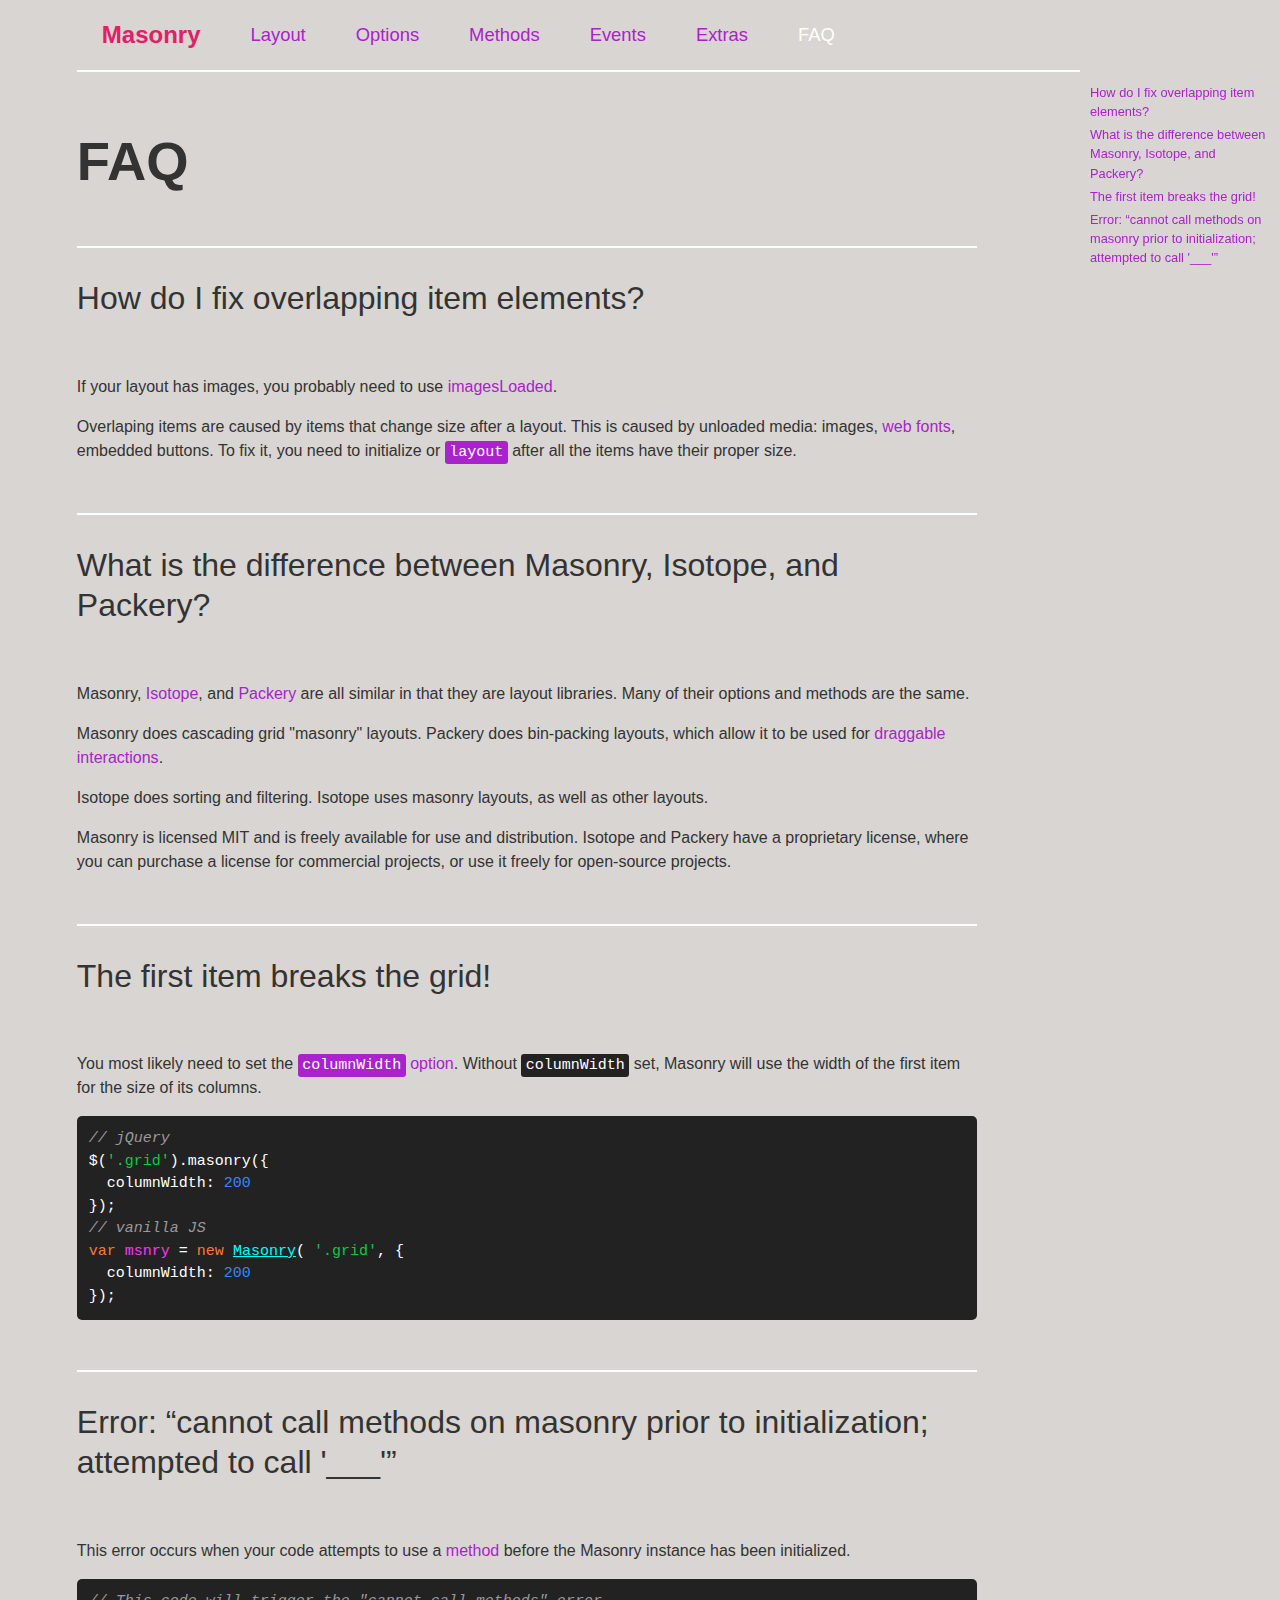
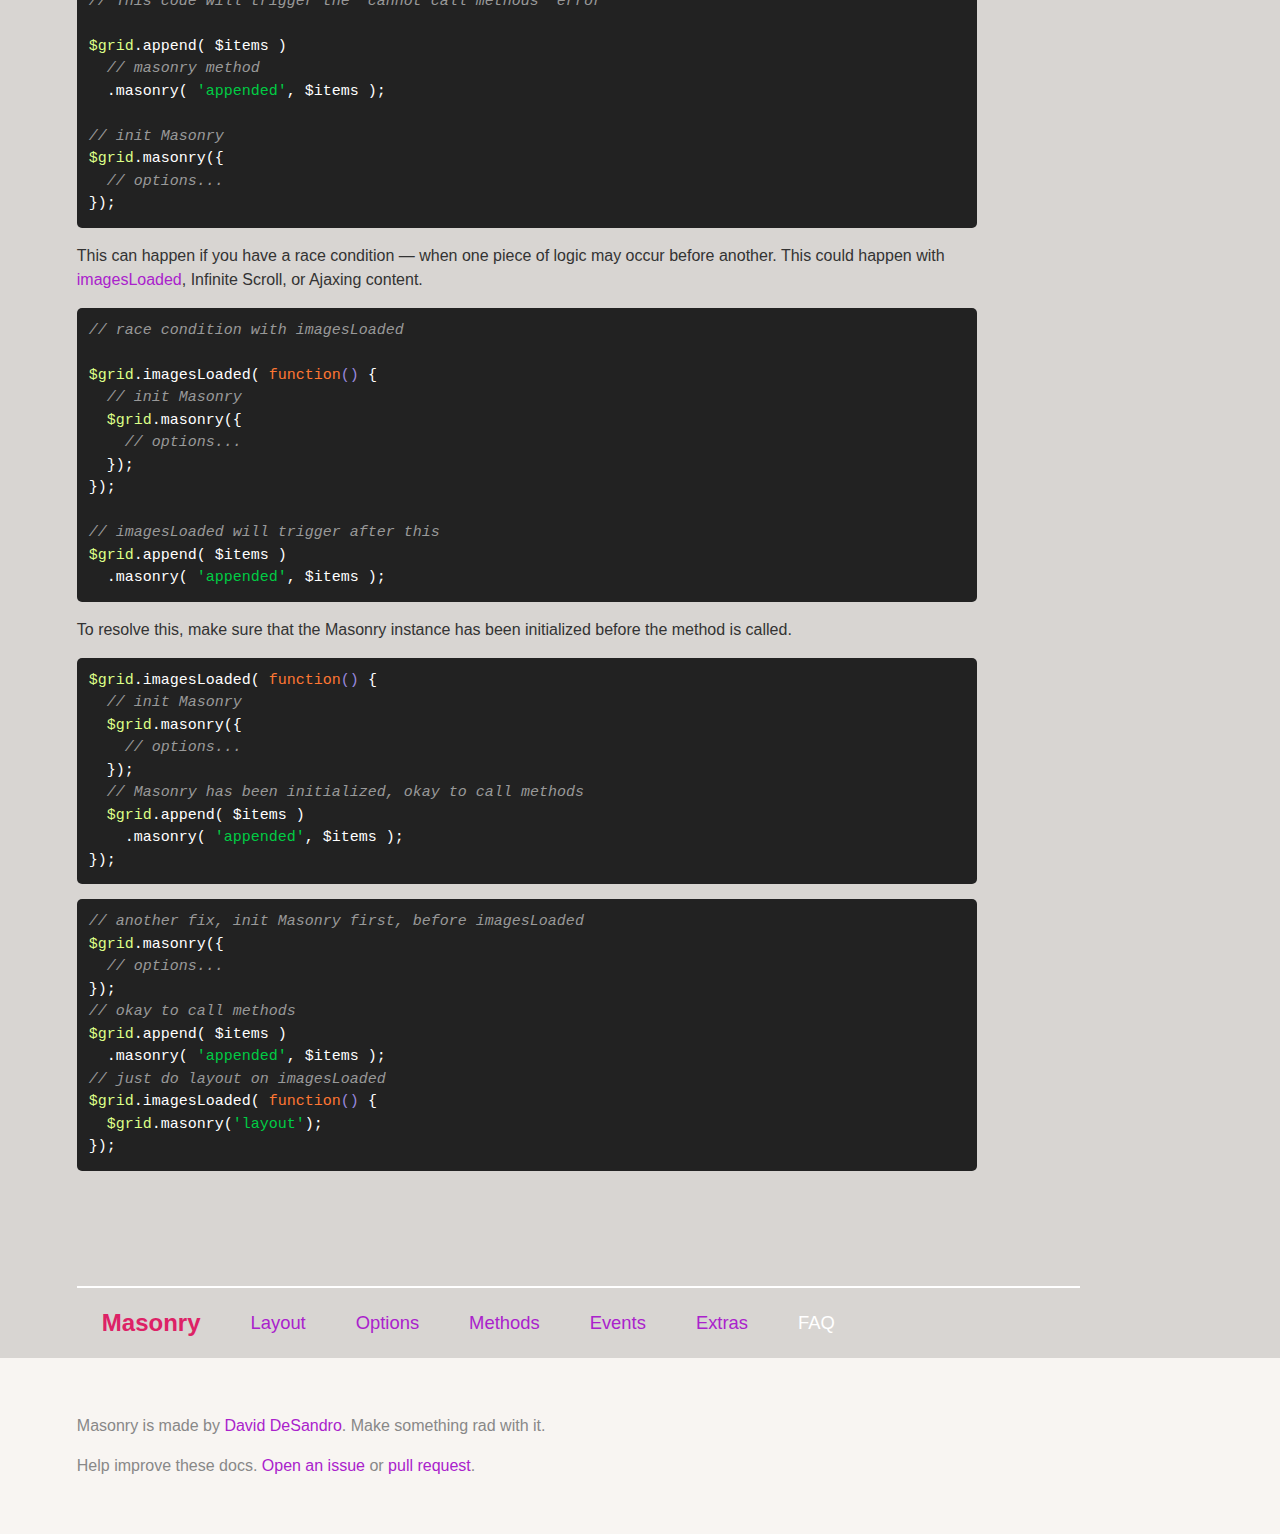
<file: assets/faq.html>
<!doctype html>
<html class="export">
<head>
  <meta charset="utf-8">
  <meta http-equiv="X-UA-Compatible" content="IE=edge,chrome=1">
  <meta name="viewport" content="width=device-width">
  <meta name="description" content="Cascading grid layout library">

  <title>Masonry &#xB7; FAQ</title>

    <link rel="stylesheet" href="css/masonry-docs.css" media="screen">

</head>
<body class="page--faq" data-page="faq">

  <div class="site-nav">
    <div class="container">
      <ol class="site-nav__list">
        <li class="site-nav__item site-nav__item--homepage">
          <a href=".">Masonry</a></li>
        <li class="site-nav__item site-nav__item--layout">
          <a href="layout.html">Layout</a></li>
        <li class="site-nav__item site-nav__item--options">
          <a href="options.html">Options</a></li>
        <li class="site-nav__item site-nav__item--methods">
          <a href="methods.html">Methods</a></li>
        <li class="site-nav__item site-nav__item--events">
          <a href="events.html">Events</a></li>
        <li class="site-nav__item site-nav__item--extras">
          <a href="extras.html">Extras</a></li>
        <li class="site-nav__item site-nav__item--faq">
          <a href="faq.html">FAQ</a></li>
      </ol>
    </div>
  </div>


  <div id="content" class="content container">

      <h1>FAQ</h1>

    <ul class="page-nav">
<li class="page-nav__item page-nav__item--h2"><a href="#how-do-i-fix-overlapping-item-elements">How do I fix overlapping item elements?</a></li>
<li class="page-nav__item page-nav__item--h2"><a href="#what-is-the-difference-between-masonry-isotope-and-packery">What is the difference between Masonry, Isotope, and Packery?</a></li>
<li class="page-nav__item page-nav__item--h2"><a href="#the-first-item-breaks-the-grid">The first item breaks the grid!</a></li>
<li class="page-nav__item page-nav__item--h2"><a href="#error-cannot-call-methods-on-masonry-prior-to-initialization-attempted-to-call-___">Error: &#x201C;cannot call methods on masonry prior to initialization; attempted to call &apos;___&apos;&#x201D;</a></li>
</ul>



<h2 id="how-do-i-fix-overlapping-item-elements">How do I fix overlapping item elements?</h2>

<p>If your layout has images, you probably need to use <a href="layout.html#imagesloaded">imagesLoaded</a>.</p>

<p>Overlaping items are caused by items that change size after a layout. This is caused by unloaded media: images, <a href="extras.html#web-fonts">web fonts</a>, embedded buttons. To fix it, you need to initialize or <a href="methods.html#layout"><code>layout</code></a> after all the items have their proper size.</p>


<h2 id="what-is-the-difference-between-masonry-isotope-and-packery">What is the difference between Masonry, Isotope, and Packery?</h2>

<p>Masonry, <a href="http://isotope.metafizzy.co">Isotope</a>, and <a href="http://packery.metafizzy.co">Packery</a> are all similar in that they are layout libraries. Many of their options and methods are the same.</p>

<p>Masonry does cascading grid &quot;masonry&quot; layouts. Packery does bin-packing layouts, which allow it to be used for <a href="">draggable interactions</a>.</p>

<p>Isotope does sorting and filtering. Isotope uses masonry layouts, as well as other layouts. </p>

<p>Masonry is licensed MIT and is freely available for use and distribution. Isotope and Packery have a proprietary license, where you can purchase a license for commercial projects, or use it freely for open-source projects.</p>


<h2 id="the-first-item-breaks-the-grid">The first item breaks the grid!</h2>

<p>You most likely need to set the <a href="options.html#columnwidth"><code>columnWidth</code> option</a>. Without <code>columnWidth</code> set, Masonry will use the width of the first item for the size of its columns.</p>

<pre><code class="js"><span class="comment">// jQuery</span>
$(<span class="string">&apos;.grid&apos;</span>).masonry({
  columnWidth: <span class="number">200</span>
});
<span class="comment">// vanilla JS</span>
<span class="keyword">var</span> <span class="masonry_var">msnry</span> = <span class="keyword">new</span> <span class="masonry_keyword">Masonry</span>( <span class="string">&apos;.grid&apos;</span>, {
  columnWidth: <span class="number">200</span>
});
</code></pre>


<h2 id="error-cannot-call-methods-on-masonry-prior-to-initialization-attempted-to-call-___">Error: &#x201C;cannot call methods on masonry prior to initialization; attempted to call &apos;___&apos;&#x201D;</h2>

<p>This error occurs when your code attempts to use a <a href="methods.html">method</a> before the Masonry instance has been initialized.</p>

<pre><code class="js"><span class="comment">// This code will trigger the &quot;cannot call methods&quot; error</span>

<span class="jquery_var">$grid</span>.append( $items )
  <span class="comment">// masonry method</span>
  .masonry( <span class="string">&apos;appended&apos;</span>, $items );

<span class="comment">// init Masonry</span>
<span class="jquery_var">$grid</span>.masonry({
  <span class="comment">// options...</span>
});
</code></pre>


<p>This can happen if you have a race condition &#x2014; when one piece of logic may occur before another. This could happen with <a href="layout.html#imagesloaded">imagesLoaded</a>, Infinite Scroll, or Ajaxing content.</p>

<pre><code class="js"><span class="comment">// race condition with imagesLoaded</span>

<span class="jquery_var">$grid</span>.imagesLoaded( <span class="function"><span class="keyword">function</span><span class="params">()</span> </span>{
  <span class="comment">// init Masonry</span>
  <span class="jquery_var">$grid</span>.masonry({
    <span class="comment">// options...</span>
  });
});

<span class="comment">// imagesLoaded will trigger after this</span>
<span class="jquery_var">$grid</span>.append( $items )
  .masonry( <span class="string">&apos;appended&apos;</span>, $items );
</code></pre>

<p>To resolve this, make sure that the Masonry instance has been initialized before the method is called.</p>

<pre><code class="js"><span class="jquery_var">$grid</span>.imagesLoaded( <span class="function"><span class="keyword">function</span><span class="params">()</span> </span>{
  <span class="comment">// init Masonry</span>
  <span class="jquery_var">$grid</span>.masonry({
    <span class="comment">// options...</span>
  });
  <span class="comment">// Masonry has been initialized, okay to call methods</span>
  <span class="jquery_var">$grid</span>.append( $items )
    .masonry( <span class="string">&apos;appended&apos;</span>, $items );
});
</code></pre>

<pre><code class="js"><span class="comment">// another fix, init Masonry first, before imagesLoaded</span>
<span class="jquery_var">$grid</span>.masonry({
  <span class="comment">// options...</span>
});
<span class="comment">// okay to call methods</span>
<span class="jquery_var">$grid</span>.append( $items )
  .masonry( <span class="string">&apos;appended&apos;</span>, $items );
<span class="comment">// just do layout on imagesLoaded</span>
<span class="jquery_var">$grid</span>.imagesLoaded( <span class="function"><span class="keyword">function</span><span class="params">()</span> </span>{
  <span class="jquery_var">$grid</span>.masonry(<span class="string">&apos;layout&apos;</span>);
});
</code></pre>


  </div>

  <div class="site-nav">
    <div class="container">
      <ol class="site-nav__list">
        <li class="site-nav__item site-nav__item--homepage">
          <a href=".">Masonry</a></li>
        <li class="site-nav__item site-nav__item--layout">
          <a href="layout.html">Layout</a></li>
        <li class="site-nav__item site-nav__item--options">
          <a href="options.html">Options</a></li>
        <li class="site-nav__item site-nav__item--methods">
          <a href="methods.html">Methods</a></li>
        <li class="site-nav__item site-nav__item--events">
          <a href="events.html">Events</a></li>
        <li class="site-nav__item site-nav__item--extras">
          <a href="extras.html">Extras</a></li>
        <li class="site-nav__item site-nav__item--faq">
          <a href="faq.html">FAQ</a></li>
      </ol>
    </div>
  </div>

  <div class="site-footer">
  
    <div class="container">
        <p class="site-footer__copy">
          Masonry is made by <a href="http://desandro.com">David DeSandro</a>.
          Make something rad with it.
        </p>
  
  
      <p class="site-footer__copy">Help improve these docs.
        <a href="https://github.com/desandro/masonry-docs/issues/">Open an issue</a> or
        <a href="https://github.com/desandro/masonry-docs/blob/master/content/faq.mustache">pull request</a>.</p>
  
    </div>
  
  </div>

  <script src="js/masonry-docs.min.js"></script>


</body>
</html>
</file>
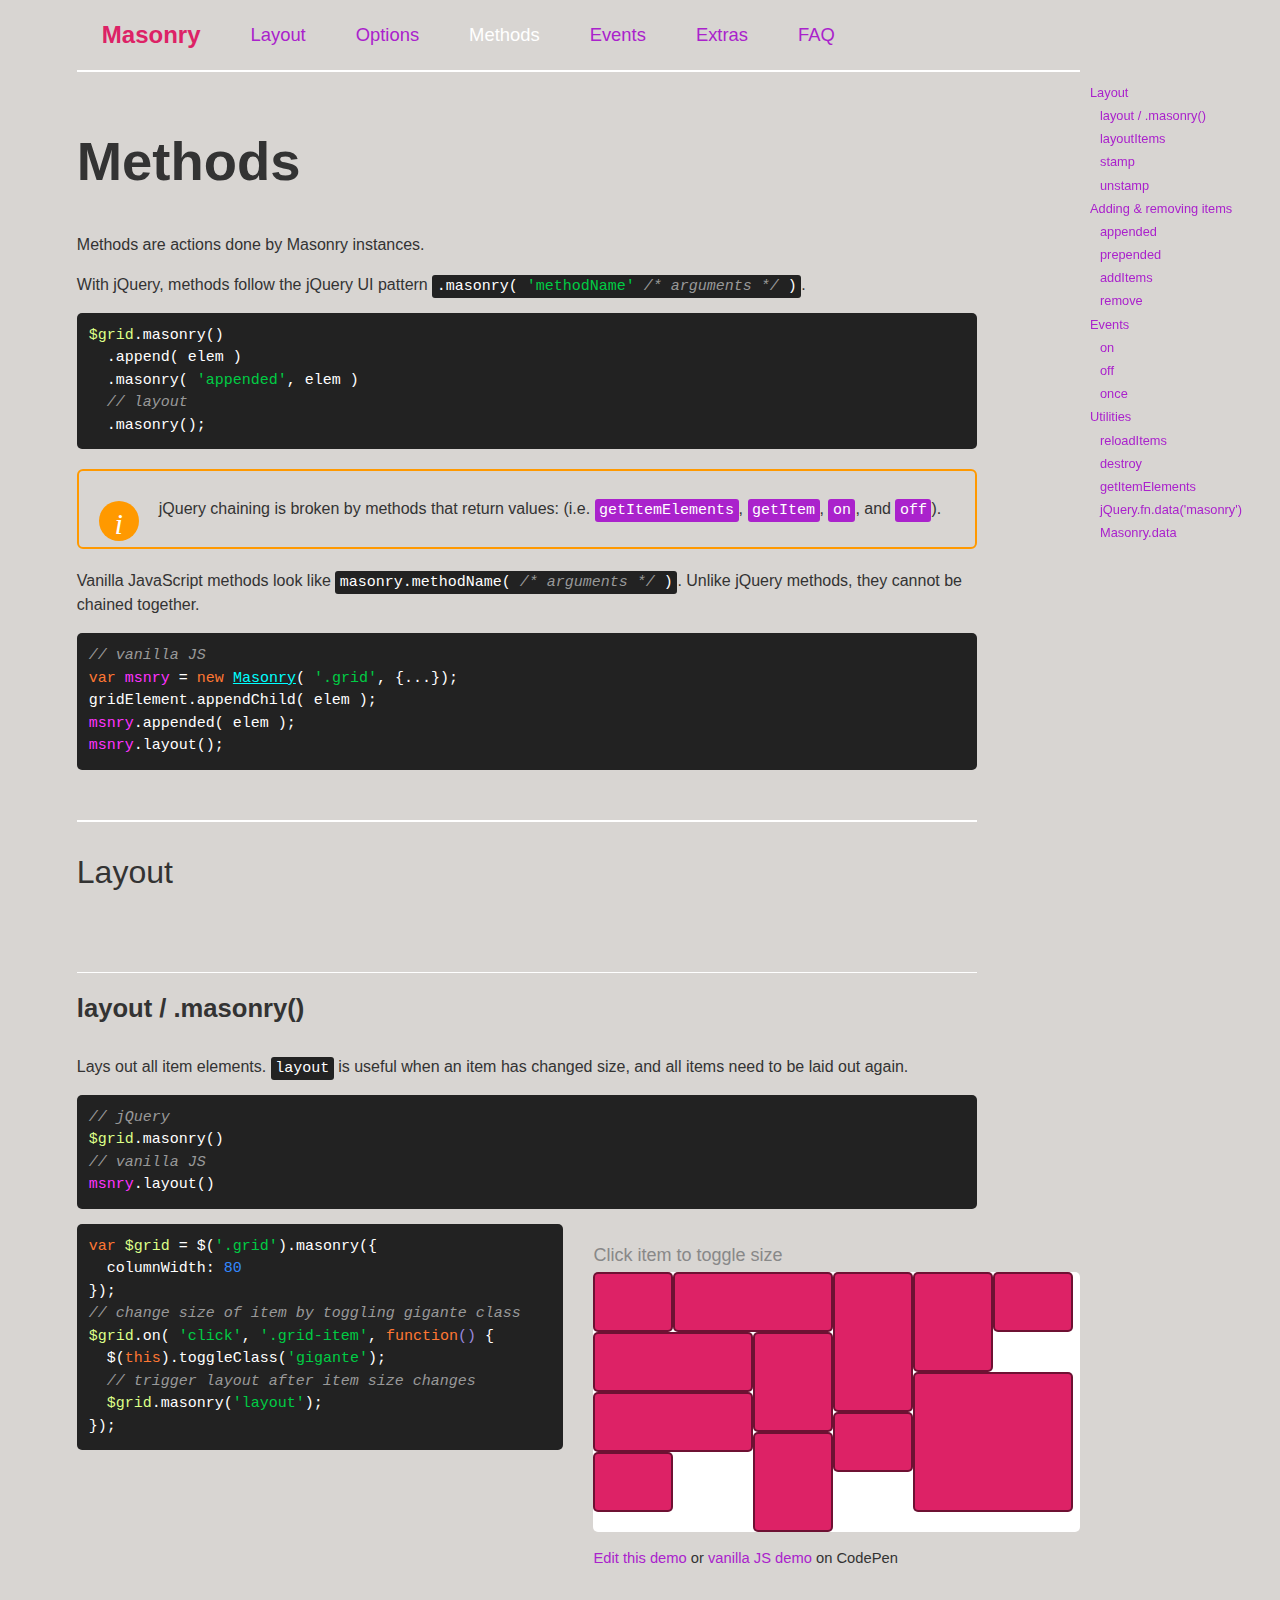
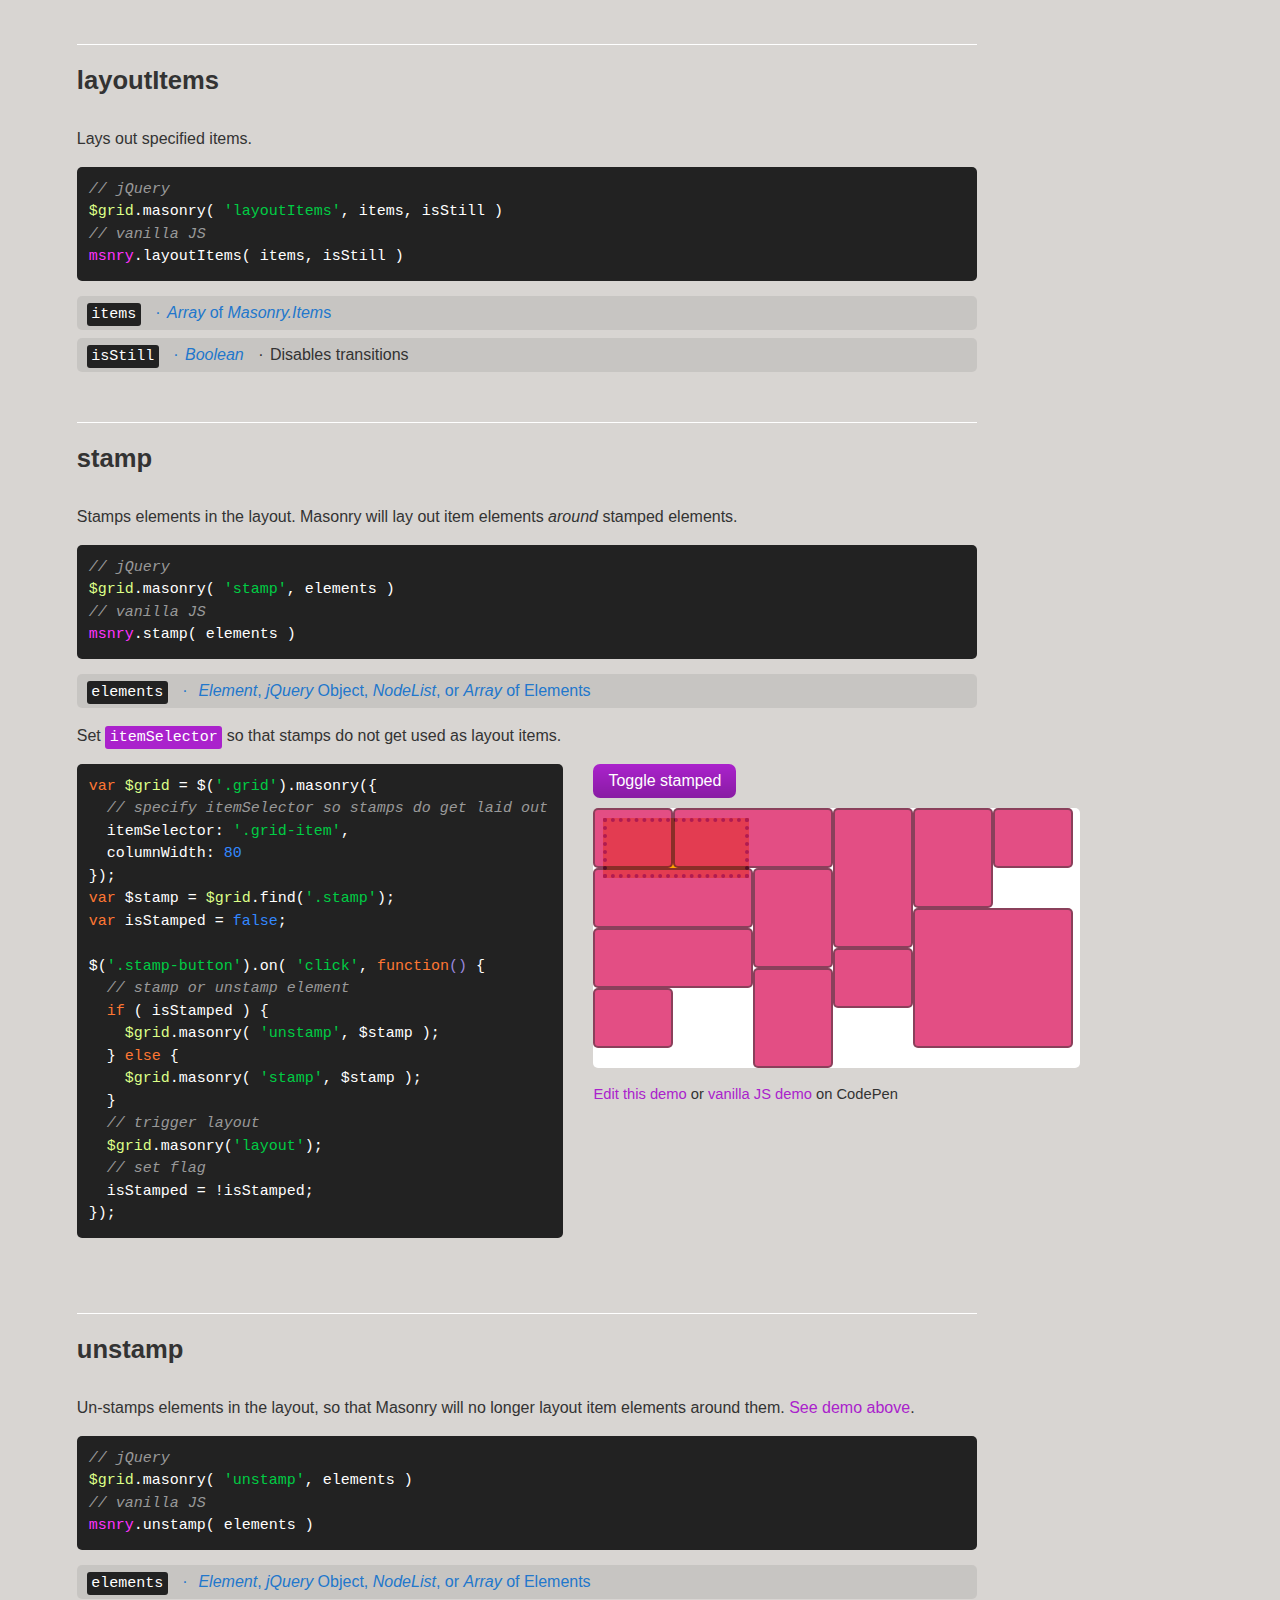
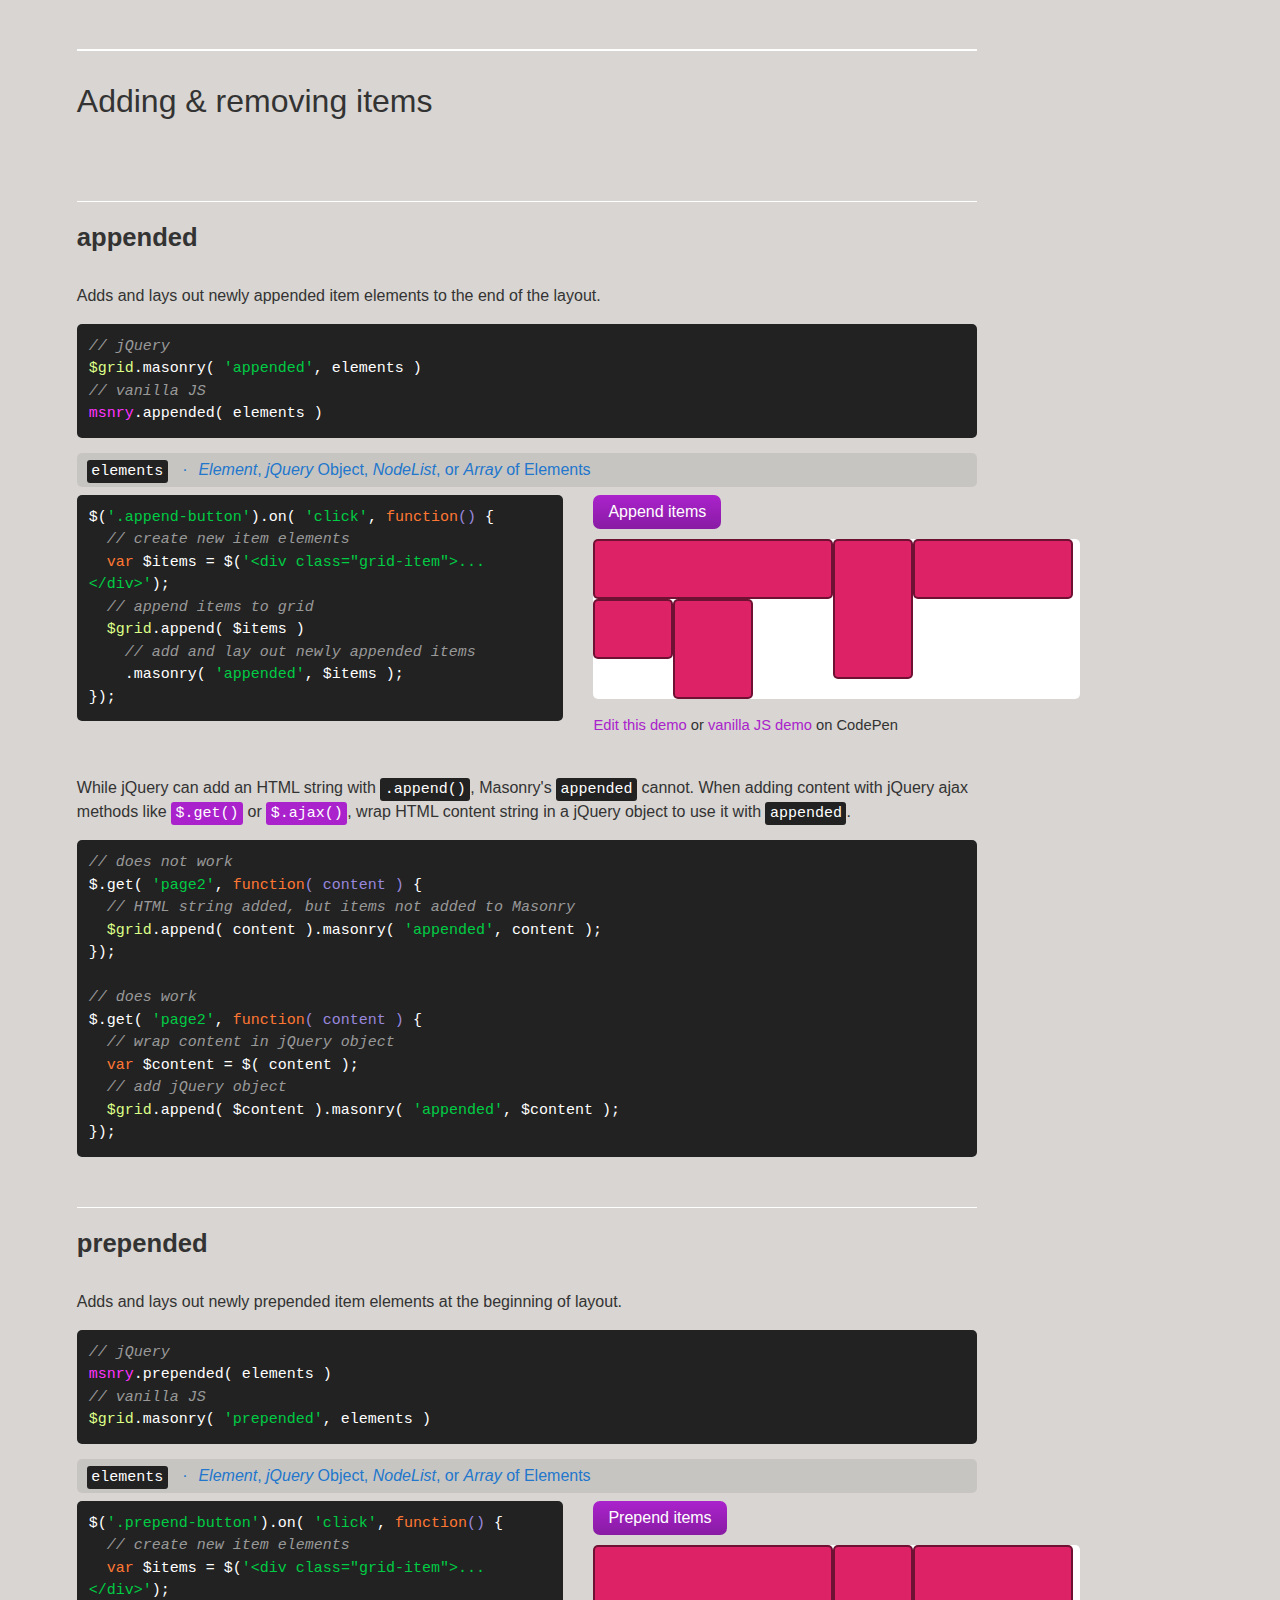
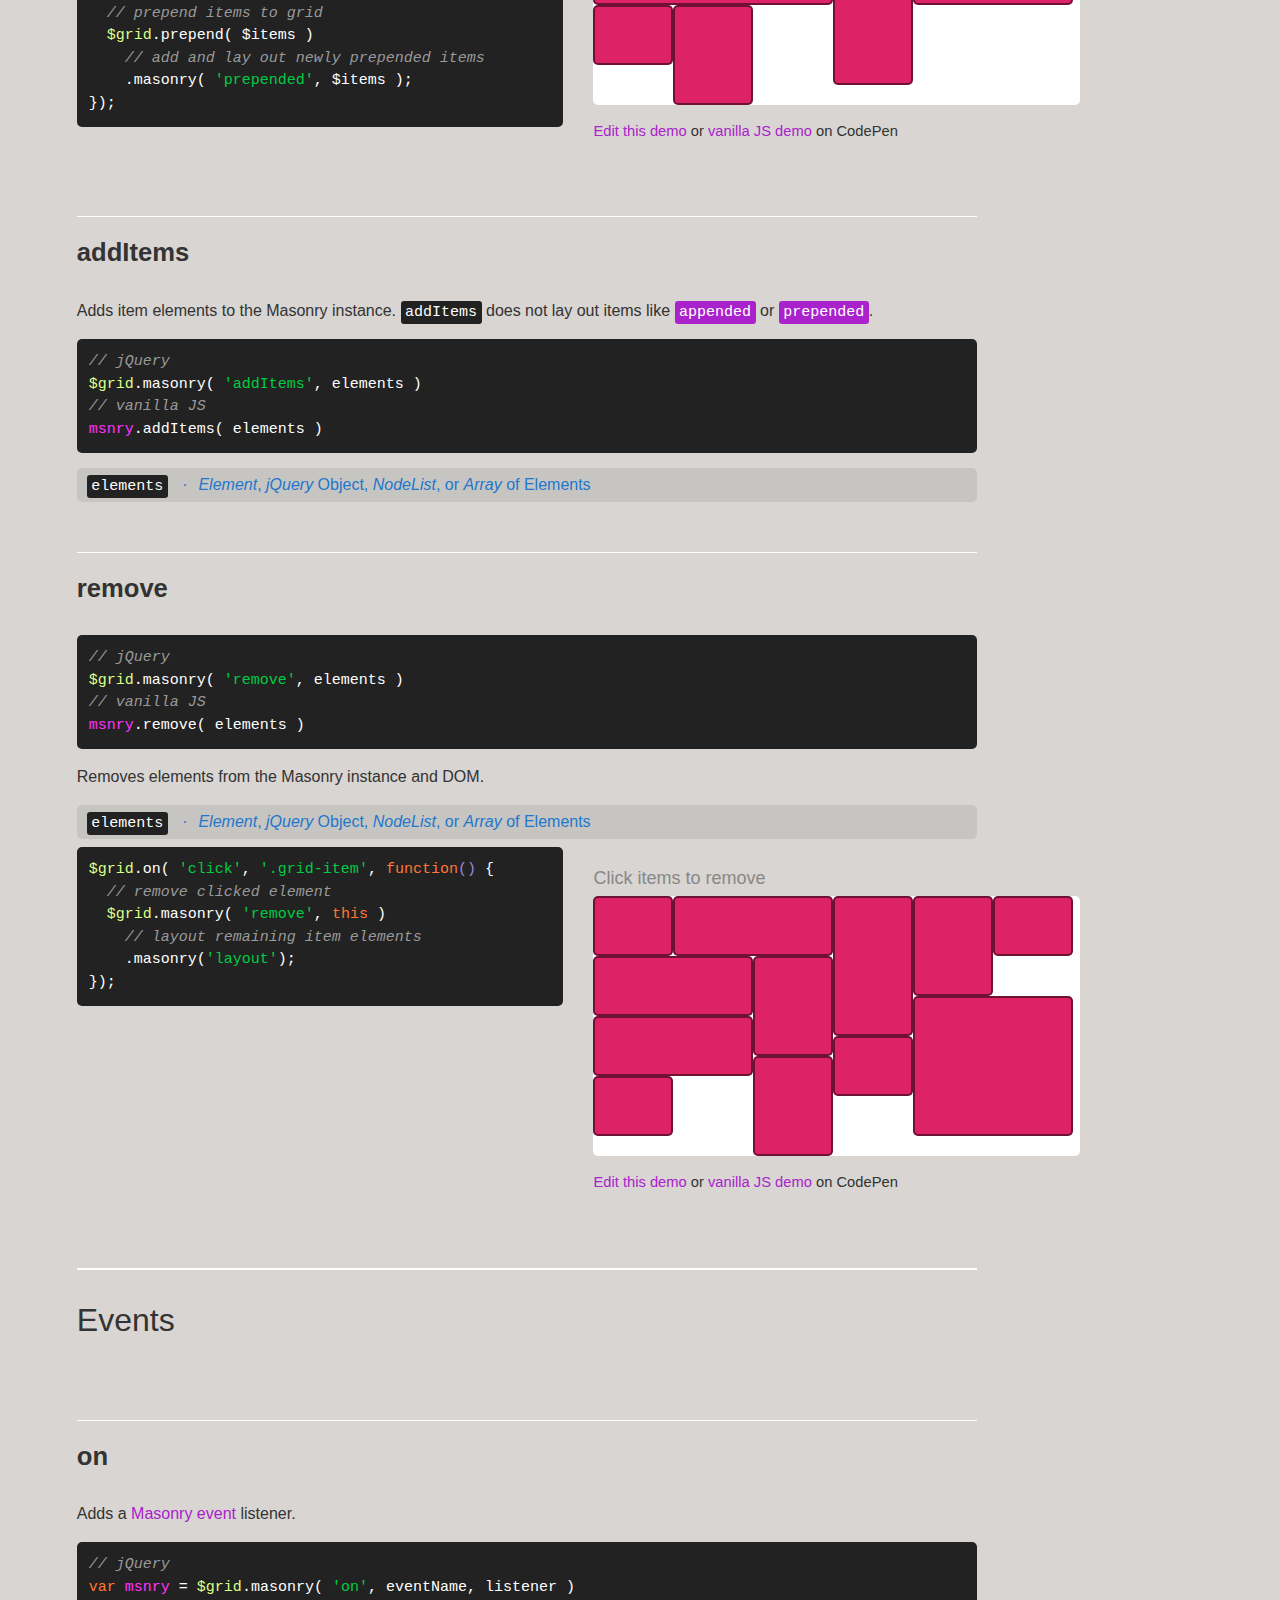
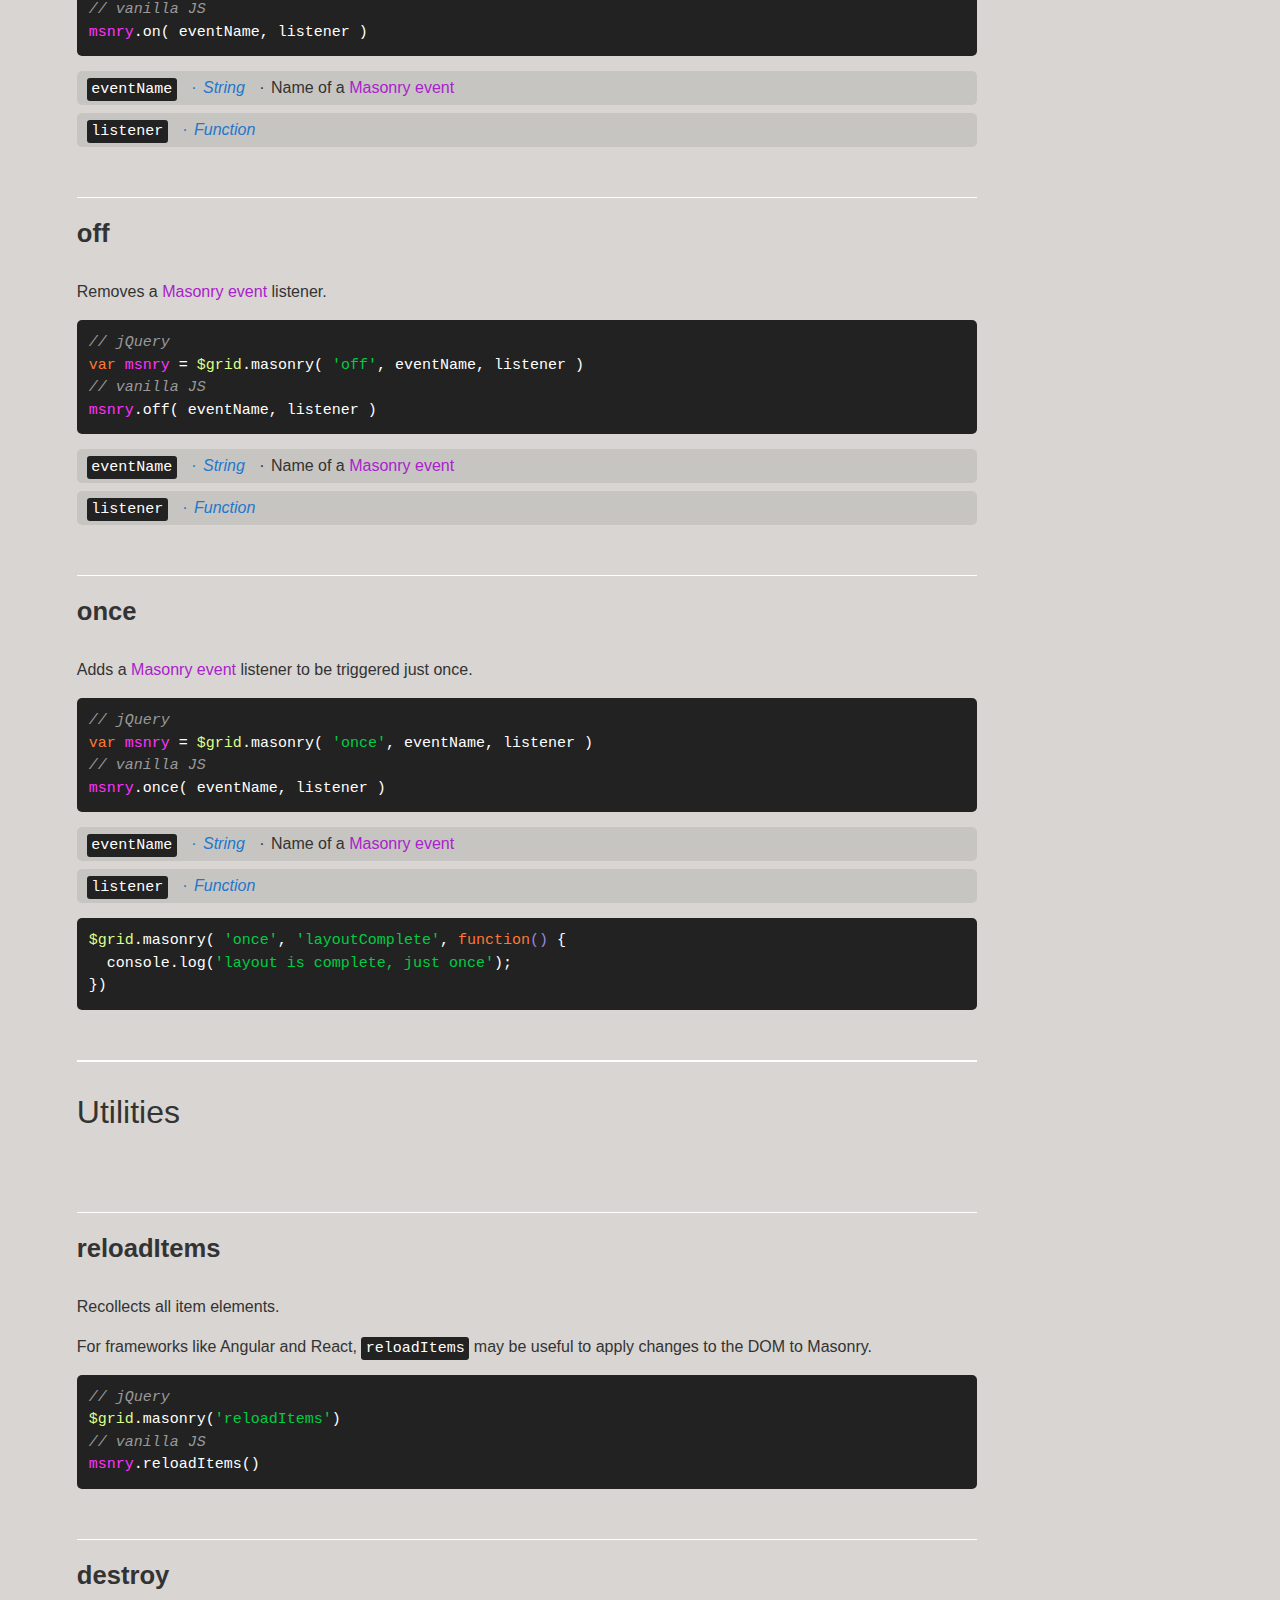
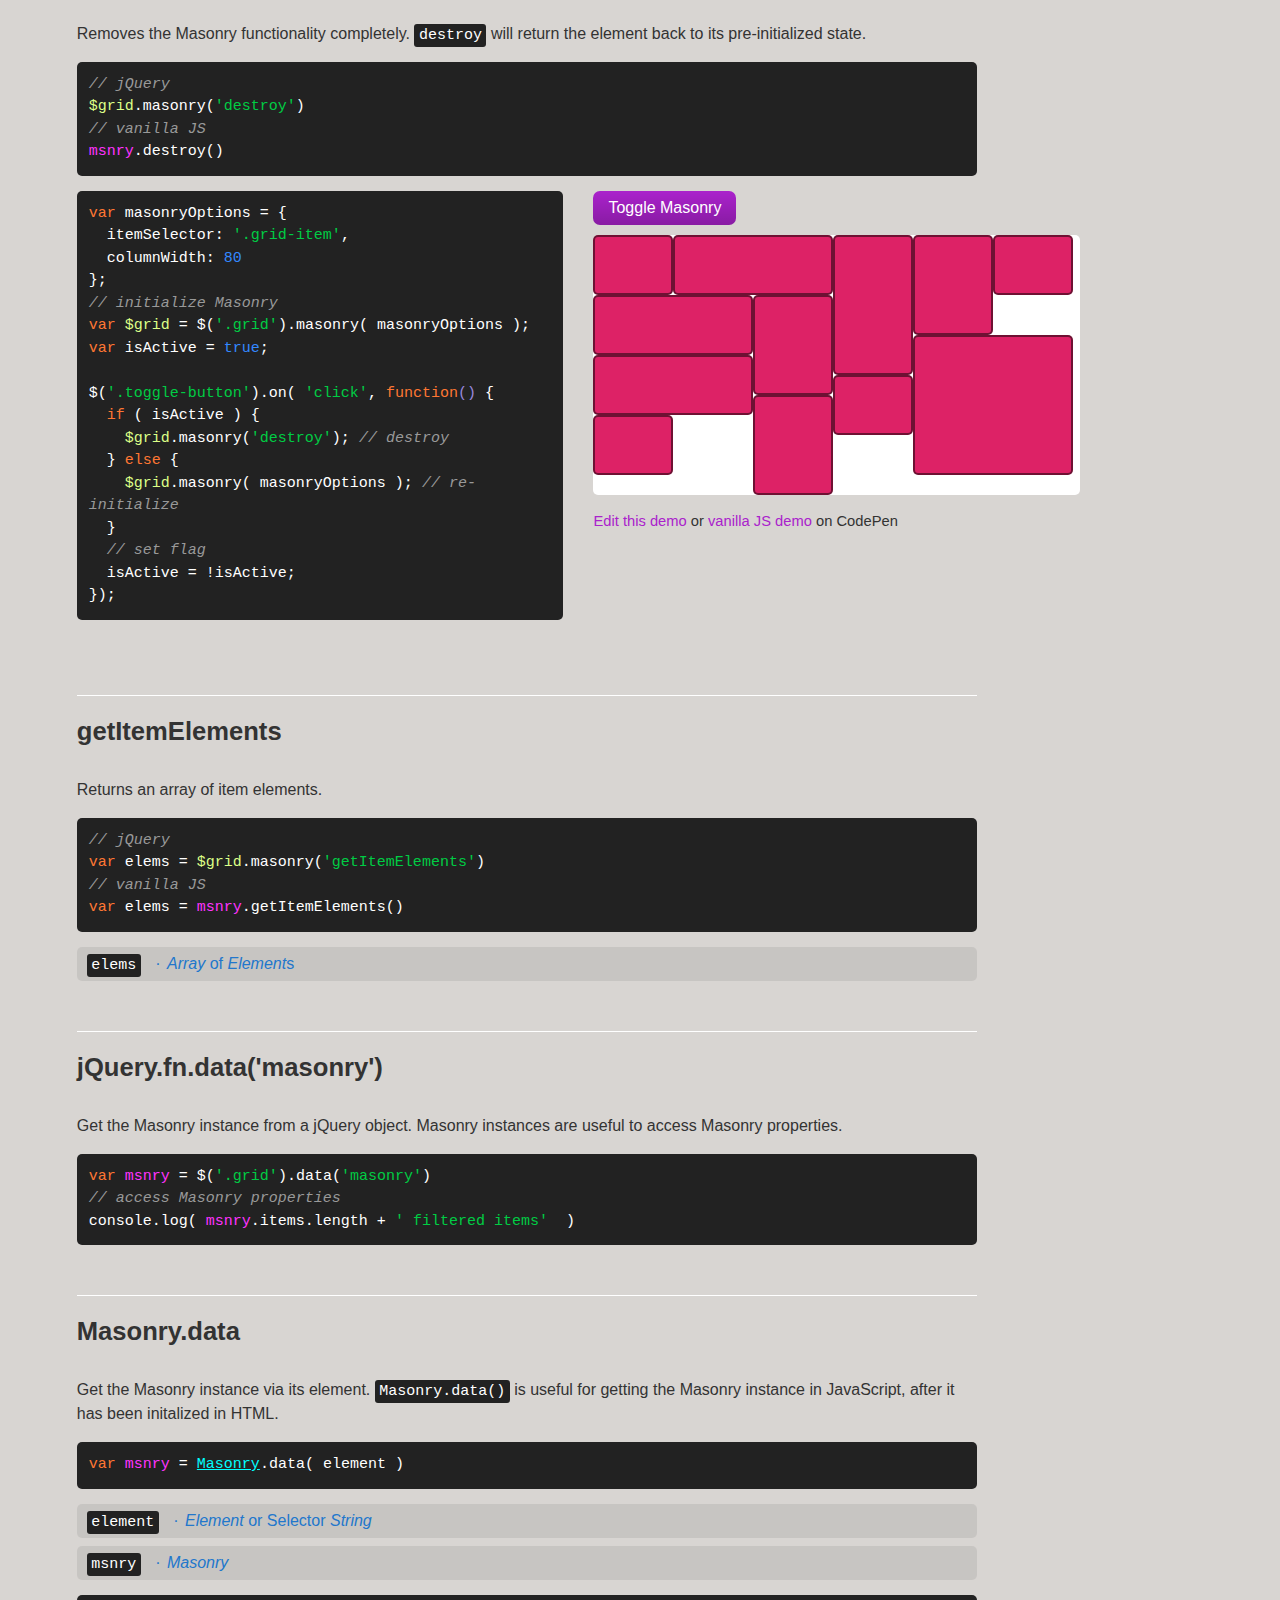
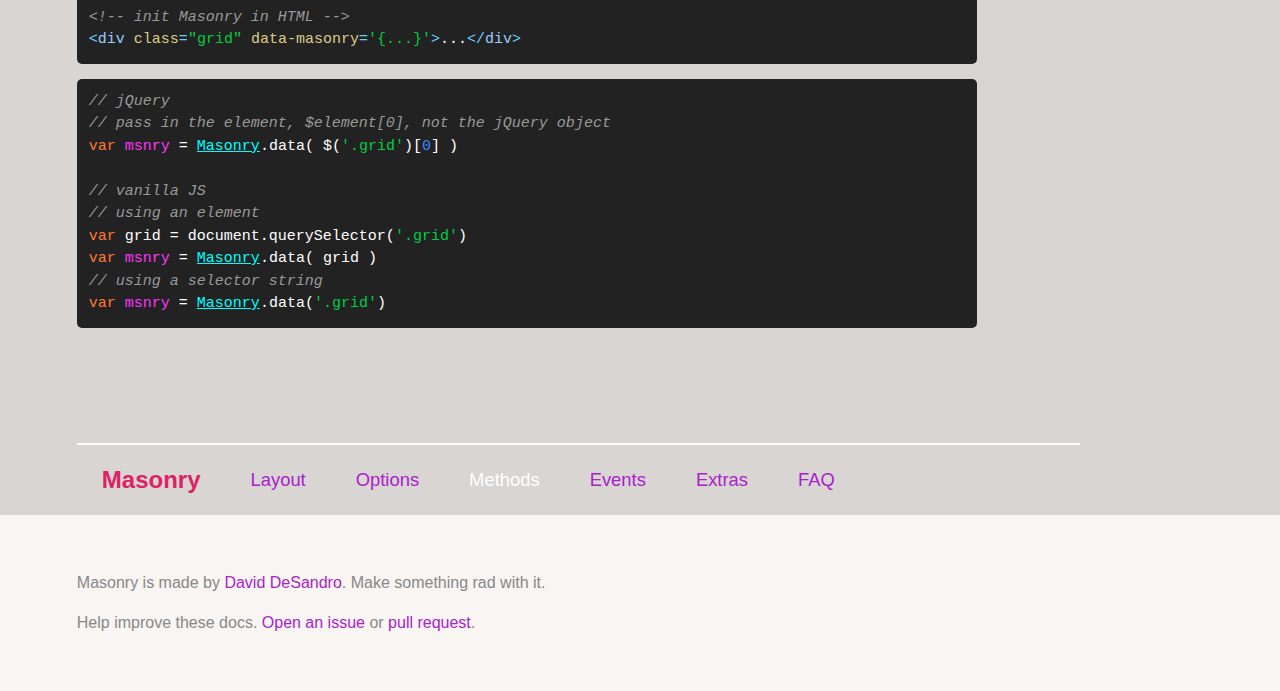
<file: assets/methods.html>
<!doctype html>
<html class="export">
<head>
  <meta charset="utf-8">
  <meta http-equiv="X-UA-Compatible" content="IE=edge,chrome=1">
  <meta name="viewport" content="width=device-width">
  <meta name="description" content="Cascading grid layout library">

  <title>Masonry &#xB7; Methods</title>

    <link rel="stylesheet" href="css/masonry-docs.css" media="screen">

</head>
<body class="page--methods" data-page="methods">

  <div class="site-nav">
    <div class="container">
      <ol class="site-nav__list">
        <li class="site-nav__item site-nav__item--homepage">
          <a href=".">Masonry</a></li>
        <li class="site-nav__item site-nav__item--layout">
          <a href="layout.html">Layout</a></li>
        <li class="site-nav__item site-nav__item--options">
          <a href="options.html">Options</a></li>
        <li class="site-nav__item site-nav__item--methods">
          <a href="methods.html">Methods</a></li>
        <li class="site-nav__item site-nav__item--events">
          <a href="events.html">Events</a></li>
        <li class="site-nav__item site-nav__item--extras">
          <a href="extras.html">Extras</a></li>
        <li class="site-nav__item site-nav__item--faq">
          <a href="faq.html">FAQ</a></li>
      </ol>
    </div>
  </div>


  <div id="content" class="content container">

      <h1>Methods</h1>

    <ul class="page-nav">
<li class="page-nav__item page-nav__item--h2"><a href="#layout">Layout</a></li>
<li class="page-nav__item page-nav__item--h3"><a href="#layout-masonry">layout / .masonry()</a></li>
<li class="page-nav__item page-nav__item--h3"><a href="#layoutitems">layoutItems</a></li>
<li class="page-nav__item page-nav__item--h3"><a href="#stamp">stamp</a></li>
<li class="page-nav__item page-nav__item--h3"><a href="#unstamp">unstamp</a></li>
<li class="page-nav__item page-nav__item--h2"><a href="#adding-removing-items">Adding &amp; removing items</a></li>
<li class="page-nav__item page-nav__item--h3"><a href="#appended">appended</a></li>
<li class="page-nav__item page-nav__item--h3"><a href="#prepended">prepended</a></li>
<li class="page-nav__item page-nav__item--h3"><a href="#additems">addItems</a></li>
<li class="page-nav__item page-nav__item--h3"><a href="#remove">remove</a></li>
<li class="page-nav__item page-nav__item--h2"><a href="#events">Events</a></li>
<li class="page-nav__item page-nav__item--h3"><a href="#on">on</a></li>
<li class="page-nav__item page-nav__item--h3"><a href="#off">off</a></li>
<li class="page-nav__item page-nav__item--h3"><a href="#once">once</a></li>
<li class="page-nav__item page-nav__item--h2"><a href="#utilities">Utilities</a></li>
<li class="page-nav__item page-nav__item--h3"><a href="#reloaditems">reloadItems</a></li>
<li class="page-nav__item page-nav__item--h3"><a href="#destroy">destroy</a></li>
<li class="page-nav__item page-nav__item--h3"><a href="#getitemelements">getItemElements</a></li>
<li class="page-nav__item page-nav__item--h3"><a href="#jquery-fn-data-masonry">jQuery.fn.data(&apos;masonry&apos;)</a></li>
<li class="page-nav__item page-nav__item--h3"><a href="#masonry-data">Masonry.data</a></li>
</ul>


<p>Methods are actions done by Masonry instances.</p>

<p>With jQuery, methods follow the jQuery UI pattern <code>.masonry( <span class="string">&apos;methodName&apos;</span> <span class="comment">/* arguments */</span> )</code>.</p>

<pre><code class="js"><span class="jquery_var">$grid</span>.masonry()
  .append( elem )
  .masonry( <span class="string">&apos;appended&apos;</span>, elem )
  <span class="comment">// layout</span>
  .masonry();
</code></pre>

<div class="call-out">
  <p>jQuery chaining is broken by methods that return values: (i.e. 
    <a href="#getitemelements"><code>getItemElements</code></a>,
    <a href="#getitem"><code>getItem</code></a>,
    <a href="#on"><code>on</code></a>, and
    <a href="#off"><code>off</code></a>).
  </p>
</div>

<p>Vanilla JavaScript methods look like <code>masonry.methodName( <span class="comment">/* arguments */</span> )</code>. Unlike jQuery methods, they cannot be chained together.</p>

<pre><code class="js"><span class="comment">// vanilla JS</span>
<span class="keyword">var</span> <span class="masonry_var">msnry</span> = <span class="keyword">new</span> <span class="masonry_keyword">Masonry</span>( <span class="string">&apos;.grid&apos;</span>, {...});
gridElement.appendChild( elem );
<span class="masonry_var">msnry</span>.appended( elem );
<span class="masonry_var">msnry</span>.layout();
</code></pre>


<h2 id="layout">Layout</h2>


<h3 id="layout-masonry">layout / .masonry()</h3>

<p>Lays out all item elements. <code>layout</code> is useful when an item has changed size, and all items need to be laid out again.</p>

<pre><code class="js"><span class="comment">// jQuery</span>
<span class="jquery_var">$grid</span>.masonry()
<span class="comment">// vanilla JS</span>
<span class="masonry_var">msnry</span>.layout()
</code></pre>

<div class="duo example">
  <div class="duo__cell example__code">
<pre><code class="js"><span class="keyword">var</span> <span class="jquery_var">$grid</span> = $(<span class="string">&apos;.grid&apos;</span>).masonry({
  columnWidth: <span class="number">80</span>
});
<span class="comment">// change size of item by toggling gigante class</span>
<span class="jquery_var">$grid</span>.on( <span class="string">&apos;click&apos;</span>, <span class="string">&apos;.grid-item&apos;</span>, <span class="function"><span class="keyword">function</span><span class="params">()</span> </span>{
  $(<span class="keyword">this</span>).toggleClass(<span class="string">&apos;gigante&apos;</span>);
  <span class="comment">// trigger layout after item size changes</span>
  <span class="jquery_var">$grid</span>.masonry(<span class="string">&apos;layout&apos;</span>);
});
</code></pre>
  </div>
  <div class="duo__cell example__demo" data-js-module="layout-demo">
    <p class="instruction">Click item to toggle size</p>
  
    <div class="grid grid--clickable">
      <div class="grid-item"></div>
      <div class="grid-item grid-item--width2"></div>
      <div class="grid-item grid-item--height3"></div>
      <div class="grid-item grid-item--height2"></div>
      <div class="grid-item grid-item--width2"></div>
      <div class="grid-item"></div>
      <div class="grid-item grid-item--width2 grid-item--height3"></div>
      <div class="grid-item grid-item--height2"></div>
      <div class="grid-item grid-item--width2"></div>
      <div class="grid-item"></div>
      <div class="grid-item grid-item--height2"></div>
      <div class="grid-item"></div>
    </div>
  
    <p class="edit-demo">
        <a href="http://codepen.io/desandro/pen/JdEyYQ">Edit this demo</a>
        or <a href="http://codepen.io/desandro/pen/vdkJn">vanilla JS demo</a> on CodePen
    </p>
  </div>
</div>


<h3 id="layoutitems">layoutItems</h3>

<p>Lays out specified items.</p>

<pre><code class="js"><span class="comment">// jQuery</span>
<span class="jquery_var">$grid</span>.masonry( <span class="string">&apos;layoutItems&apos;</span>, items, isStill )
<span class="comment">// vanilla JS</span>
<span class="masonry_var">msnry</span>.layoutItems( items, isStill )
</code></pre>

<p class="variable">
  <code class="variable__code">items</code>
  <span class="variable__type"><i>Array</i> of <i>Masonry.Item</i>s</span>
</p>

<p class="variable">
  <code class="variable__code">isStill</code>
  <span class="variable__type"><i>Boolean</i></span>
  <span class="variable__description">Disables transitions</span>
</p>


<h3 id="stamp">stamp</h3>

<p>Stamps elements in the layout. Masonry will lay out item elements <em>around</em> stamped elements.</p>

<pre><code class="js"><span class="comment">// jQuery</span>
<span class="jquery_var">$grid</span>.masonry( <span class="string">&apos;stamp&apos;</span>, elements )
<span class="comment">// vanilla JS</span>
<span class="masonry_var">msnry</span>.stamp( elements )
</code></pre>

<p class="variable">
  <code class="variable__code">elements</code>
  <span class="variable__type">
    <i>Element</i>,
    <i>jQuery</i> Object,
    <i>NodeList</i>, or
    <i>Array</i> of Elements
  </span>
</p>

<p>Set <a href="options.html#itemselector"><code>itemSelector</code></a> so that stamps do not get used as layout items.</p>

<div class="duo example">
  <div class="duo__cell example__code">
<pre><code class="js"><span class="keyword">var</span> <span class="jquery_var">$grid</span> = $(<span class="string">&apos;.grid&apos;</span>).masonry({
  <span class="comment">// specify itemSelector so stamps do get laid out</span>
  itemSelector: <span class="string">&apos;.grid-item&apos;</span>,
  columnWidth: <span class="number">80</span>
});
<span class="keyword">var</span> $stamp = <span class="jquery_var">$grid</span>.find(<span class="string">&apos;.stamp&apos;</span>);
<span class="keyword">var</span> isStamped = <span class="literal">false</span>;

$(<span class="string">&apos;.stamp-button&apos;</span>).on( <span class="string">&apos;click&apos;</span>, <span class="function"><span class="keyword">function</span><span class="params">()</span> </span>{
  <span class="comment">// stamp or unstamp element</span>
  <span class="keyword">if</span> ( isStamped ) {
    <span class="jquery_var">$grid</span>.masonry( <span class="string">&apos;unstamp&apos;</span>, $stamp );
  } <span class="keyword">else</span> {
    <span class="jquery_var">$grid</span>.masonry( <span class="string">&apos;stamp&apos;</span>, $stamp );
  }
  <span class="comment">// trigger layout</span>
  <span class="jquery_var">$grid</span>.masonry(<span class="string">&apos;layout&apos;</span>);
  <span class="comment">// set flag</span>
  isStamped = !isStamped;
});
</code></pre>
  </div>
  <div class="duo__cell example__demo" data-js-module="stamp-methods-demo">
    <button class="button stamp-button">Toggle stamped</button>
    <div class="grid grid--has-stamp grid--stamp-methods-demo">
      <div class="stamp stamp--stamp-methods-demo"></div>
      <div class="grid-item"></div>
      <div class="grid-item grid-item--width2"></div>
      <div class="grid-item grid-item--height3"></div>
      <div class="grid-item grid-item--height2"></div>
      <div class="grid-item grid-item--width2"></div>
      <div class="grid-item"></div>
      <div class="grid-item grid-item--width2 grid-item--height3"></div>
      <div class="grid-item grid-item--height2"></div>
      <div class="grid-item grid-item--width2"></div>
      <div class="grid-item"></div>
      <div class="grid-item grid-item--height2"></div>
      <div class="grid-item"></div>
    </div>
    <p class="edit-demo">
        <a href="http://codepen.io/desandro/pen/MwJvbq">Edit this demo</a>
        or <a href="http://codepen.io/desandro/pen/wKpjs">vanilla JS demo</a> on CodePen
    </p>
  </div>
</div>


<h3 id="unstamp">unstamp</h3>

<p>Un-stamps elements in the layout, so that Masonry will no longer layout item elements around them. <a href="#stamp">See demo above</a>.</p>

<pre><code class="js"><span class="comment">// jQuery</span>
<span class="jquery_var">$grid</span>.masonry( <span class="string">&apos;unstamp&apos;</span>, elements )
<span class="comment">// vanilla JS</span>
<span class="masonry_var">msnry</span>.unstamp( elements )
</code></pre>

<p class="variable">
  <code class="variable__code">elements</code>
  <span class="variable__type">
    <i>Element</i>,
    <i>jQuery</i> Object,
    <i>NodeList</i>, or
    <i>Array</i> of Elements
  </span>
</p>


<h2 id="adding-removing-items">Adding &amp; removing items</h2>


<h3 id="appended">appended</h3>

<p>Adds and lays out newly appended item elements to the end of the layout.</p>

<pre><code class="js"><span class="comment">// jQuery</span>
<span class="jquery_var">$grid</span>.masonry( <span class="string">&apos;appended&apos;</span>, elements )
<span class="comment">// vanilla JS</span>
<span class="masonry_var">msnry</span>.appended( elements )
</code></pre>

<p class="variable">
  <code class="variable__code">elements</code>
  <span class="variable__type">
    <i>Element</i>,
    <i>jQuery</i> Object,
    <i>NodeList</i>, or
    <i>Array</i> of Elements
  </span>
</p>

<div class="duo example">
  <div class="duo__cell example__code">
<pre><code class="js">$(<span class="string">&apos;.append-button&apos;</span>).on( <span class="string">&apos;click&apos;</span>, <span class="function"><span class="keyword">function</span><span class="params">()</span> </span>{
  <span class="comment">// create new item elements</span>
  <span class="keyword">var</span> $items = $(<span class="string">&apos;&lt;div class=&quot;grid-item&quot;&gt;...&lt;/div&gt;&apos;</span>);
  <span class="comment">// append items to grid</span>
  <span class="jquery_var">$grid</span>.append( $items )
    <span class="comment">// add and lay out newly appended items</span>
    .masonry( <span class="string">&apos;appended&apos;</span>, $items );
});
</code></pre>
  </div>
  <div class="duo__cell example__demo" data-js-module="appended-demo">
    <button class="button append-button">Append items</button>
    <div class="grid">
      <div class="grid-item grid-item--width3"></div>
      <div class="grid-item grid-item--height3"></div>
      <div class="grid-item grid-item--width2"></div>
      <div class="grid-item"></div>
      <div class="grid-item grid-item--height2"></div>
    </div>
    <p class="edit-demo">
        <a href="http://codepen.io/desandro/pen/kwALv">Edit this demo</a>
        or <a href="http://codepen.io/desandro/pen/nhekz">vanilla JS demo</a> on CodePen
    </p>
  </div>
</div>

<p>While jQuery can add an HTML string with <code>.append()</code>, Masonry&apos;s <code>appended</code> cannot. When adding content with jQuery ajax methods like <a href="http://api.jquery.com/jquery.get/"><code>$.get()</code></a> or <a href="http://api.jquery.com/jquery.ajax/"><code>$.ajax()</code></a>, wrap HTML content string in a jQuery object to use it with <code>appended</code>.</p>

<pre><code class="js"><span class="comment">// does not work</span>
$.get( <span class="string">&apos;page2&apos;</span>, <span class="function"><span class="keyword">function</span><span class="params">( content )</span> </span>{
  <span class="comment">// HTML string added, but items not added to Masonry</span>
  <span class="jquery_var">$grid</span>.append( content ).masonry( <span class="string">&apos;appended&apos;</span>, content );
});

<span class="comment">// does work</span>
$.get( <span class="string">&apos;page2&apos;</span>, <span class="function"><span class="keyword">function</span><span class="params">( content )</span> </span>{
  <span class="comment">// wrap content in jQuery object</span>
  <span class="keyword">var</span> $content = $( content );
  <span class="comment">// add jQuery object</span>
  <span class="jquery_var">$grid</span>.append( $content ).masonry( <span class="string">&apos;appended&apos;</span>, $content );
});
</code></pre>


<h3 id="prepended">prepended</h3>

<p>Adds and lays out newly prepended item elements at the beginning of layout.</p>

<pre><code class="js"><span class="comment">// jQuery</span>
<span class="masonry_var">msnry</span>.prepended( elements )
<span class="comment">// vanilla JS</span>
<span class="jquery_var">$grid</span>.masonry( <span class="string">&apos;prepended&apos;</span>, elements )
</code></pre>

<p class="variable">
  <code class="variable__code">elements</code>
  <span class="variable__type">
    <i>Element</i>,
    <i>jQuery</i> Object,
    <i>NodeList</i>, or
    <i>Array</i> of Elements
  </span>
</p>

<div class="duo example">
  <div class="duo__cell example__code">
<pre><code class="js">$(<span class="string">&apos;.prepend-button&apos;</span>).on( <span class="string">&apos;click&apos;</span>, <span class="function"><span class="keyword">function</span><span class="params">()</span> </span>{
  <span class="comment">// create new item elements</span>
  <span class="keyword">var</span> $items = $(<span class="string">&apos;&lt;div class=&quot;grid-item&quot;&gt;...&lt;/div&gt;&apos;</span>);
  <span class="comment">// prepend items to grid</span>
  <span class="jquery_var">$grid</span>.prepend( $items )
    <span class="comment">// add and lay out newly prepended items</span>
    .masonry( <span class="string">&apos;prepended&apos;</span>, $items );
});
</code></pre>
  </div>
  <div class="duo__cell example__demo" data-js-module="prepended-demo">
    <button class="button prepend-button">Prepend items</button>
    <div class="grid">
      <div class="grid-item grid-item--width3"></div>
      <div class="grid-item grid-item--height3"></div>
      <div class="grid-item grid-item--width2"></div>
      <div class="grid-item"></div>
      <div class="grid-item grid-item--height2"></div>
    </div>
    <p class="edit-demo">
        <a href="http://codepen.io/desandro/pen/vilFn">Edit this demo</a>
        or <a href="http://codepen.io/desandro/pen/rVjgrL">vanilla JS demo</a> on CodePen
    </p>
  </div>
</div>


<h3 id="additems">addItems</h3>

<p>Adds item elements to the Masonry instance. <code>addItems</code> does not lay out items like <a href="#appended"><code>appended</code></a> or <a href="#prepended"><code>prepended</code></a>.</p>

<pre><code class="js"><span class="comment">// jQuery</span>
<span class="jquery_var">$grid</span>.masonry( <span class="string">&apos;addItems&apos;</span>, elements )
<span class="comment">// vanilla JS</span>
<span class="masonry_var">msnry</span>.addItems( elements )
</code></pre>

<p class="variable">
  <code class="variable__code">elements</code>
  <span class="variable__type">
    <i>Element</i>,
    <i>jQuery</i> Object,
    <i>NodeList</i>, or
    <i>Array</i> of Elements
  </span>
</p>


<h3 id="remove">remove</h3>

<pre><code class="js"><span class="comment">// jQuery</span>
<span class="jquery_var">$grid</span>.masonry( <span class="string">&apos;remove&apos;</span>, elements )
<span class="comment">// vanilla JS</span>
<span class="masonry_var">msnry</span>.remove( elements )
</code></pre>

<p>Removes elements from the Masonry instance and DOM.</p>

<p class="variable">
  <code class="variable__code">elements</code>
  <span class="variable__type">
    <i>Element</i>,
    <i>jQuery</i> Object,
    <i>NodeList</i>, or
    <i>Array</i> of Elements
  </span>
</p>

<div class="duo example">
  <div class="duo__cell example__code">
<pre><code class="js"><span class="jquery_var">$grid</span>.on( <span class="string">&apos;click&apos;</span>, <span class="string">&apos;.grid-item&apos;</span>, <span class="function"><span class="keyword">function</span><span class="params">()</span> </span>{
  <span class="comment">// remove clicked element</span>
  <span class="jquery_var">$grid</span>.masonry( <span class="string">&apos;remove&apos;</span>, <span class="keyword">this</span> )
    <span class="comment">// layout remaining item elements</span>
    .masonry(<span class="string">&apos;layout&apos;</span>);
});
</code></pre>
  </div>
  <div class="duo__cell example__demo" data-js-module="remove-demo">
    <p class="instruction">Click items to remove</p>
    <div class="grid grid--clickable">
      <div class="grid-item"></div>
      <div class="grid-item grid-item--width2"></div>
      <div class="grid-item grid-item--height3"></div>
      <div class="grid-item grid-item--height2"></div>
      <div class="grid-item grid-item--width2"></div>
      <div class="grid-item"></div>
      <div class="grid-item grid-item--width2 grid-item--height3"></div>
      <div class="grid-item grid-item--height2"></div>
      <div class="grid-item grid-item--width2"></div>
      <div class="grid-item"></div>
      <div class="grid-item grid-item--height2"></div>
      <div class="grid-item"></div>
    </div>
    <p class="edit-demo">
        <a href="http://codepen.io/desandro/pen/aOprQW">Edit this demo</a>
        or <a href="http://codepen.io/desandro/pen/IBJeq">vanilla JS demo</a> on CodePen
    </p>
  </div>
</div>


<h2 id="events">Events</h2>


<h3 id="on">on</h3>

<p>Adds a <a href="events.html">Masonry event</a> listener.</p>

<pre><code class="js"><span class="comment">// jQuery</span>
<span class="keyword">var</span> <span class="masonry_var">msnry</span> = <span class="jquery_var">$grid</span>.masonry( <span class="string">&apos;on&apos;</span>, eventName, listener )
<span class="comment">// vanilla JS</span>
<span class="masonry_var">msnry</span>.on( eventName, listener )
</code></pre>

<p class="variable">
  <code class="variable__code">eventName</code>
  <span class="variable__type"><i>String</i></span>
  <span class="variable__description">Name of a <a href="events.html">Masonry event</a></span>
</p>

<p class="variable">
  <code class="variable__code">listener</code>
  <span class="variable__type"><i>Function</i></span>
</p>


<h3 id="off">off</h3>

<p>Removes a <a href="events.html">Masonry event</a> listener.</p>

<pre><code class="js"><span class="comment">// jQuery</span>
<span class="keyword">var</span> <span class="masonry_var">msnry</span> = <span class="jquery_var">$grid</span>.masonry( <span class="string">&apos;off&apos;</span>, eventName, listener )
<span class="comment">// vanilla JS</span>
<span class="masonry_var">msnry</span>.off( eventName, listener )
</code></pre>

<p class="variable">
  <code class="variable__code">eventName</code>
  <span class="variable__type"><i>String</i></span>
  <span class="variable__description">Name of a <a href="events.html">Masonry event</a></span>
</p>

<p class="variable">
  <code class="variable__code">listener</code>
  <span class="variable__type"><i>Function</i></span>
</p>


<h3 id="once">once</h3>

<p>Adds a <a href="events.html">Masonry event</a> listener to be triggered just once.</p>

<pre><code class="js"><span class="comment">// jQuery</span>
<span class="keyword">var</span> <span class="masonry_var">msnry</span> = <span class="jquery_var">$grid</span>.masonry( <span class="string">&apos;once&apos;</span>, eventName, listener )
<span class="comment">// vanilla JS</span>
<span class="masonry_var">msnry</span>.once( eventName, listener )
</code></pre>

<p class="variable">
  <code class="variable__code">eventName</code>
  <span class="variable__type"><i>String</i></span>
  <span class="variable__description">Name of a <a href="events.html">Masonry event</a></span>
</p>

<p class="variable">
  <code class="variable__code">listener</code>
  <span class="variable__type"><i>Function</i></span>
</p>

<pre><code class="js"><span class="jquery_var">$grid</span>.masonry( <span class="string">&apos;once&apos;</span>, <span class="string">&apos;layoutComplete&apos;</span>, <span class="function"><span class="keyword">function</span><span class="params">()</span> </span>{
  <span class="built_in">console</span>.log(<span class="string">&apos;layout is complete, just once&apos;</span>);
})
</code></pre>


<h2 id="utilities">Utilities</h2>


<h3 id="reloaditems">reloadItems</h3>

<p>Recollects all item elements.</p>

<p>For frameworks like Angular and React, <code>reloadItems</code> may be useful to apply changes to the DOM to Masonry.</p>

<pre><code class="js"><span class="comment">// jQuery</span>
<span class="jquery_var">$grid</span>.masonry(<span class="string">&apos;reloadItems&apos;</span>)
<span class="comment">// vanilla JS</span>
<span class="masonry_var">msnry</span>.reloadItems()
</code></pre>


<h3 id="destroy">destroy</h3>

<p>Removes the Masonry functionality completely. <code>destroy</code> will return the element back to its pre-initialized state.</p>

<pre><code class="js"><span class="comment">// jQuery</span>
<span class="jquery_var">$grid</span>.masonry(<span class="string">&apos;destroy&apos;</span>)
<span class="comment">// vanilla JS</span>
<span class="masonry_var">msnry</span>.destroy()
</code></pre>

<div class="duo example">
  <div class="duo__cell example__code">
<pre><code class="js"><span class="keyword">var</span> masonryOptions = {
  itemSelector: <span class="string">&apos;.grid-item&apos;</span>,
  columnWidth: <span class="number">80</span>
};
<span class="comment">// initialize Masonry</span>
<span class="keyword">var</span> <span class="jquery_var">$grid</span> = $(<span class="string">&apos;.grid&apos;</span>).masonry( masonryOptions );
<span class="keyword">var</span> isActive = <span class="literal">true</span>;

$(<span class="string">&apos;.toggle-button&apos;</span>).on( <span class="string">&apos;click&apos;</span>, <span class="function"><span class="keyword">function</span><span class="params">()</span> </span>{
  <span class="keyword">if</span> ( isActive ) {
    <span class="jquery_var">$grid</span>.masonry(<span class="string">&apos;destroy&apos;</span>); <span class="comment">// destroy</span>
  } <span class="keyword">else</span> {
    <span class="jquery_var">$grid</span>.masonry( masonryOptions ); <span class="comment">// re-initialize</span>
  }
  <span class="comment">// set flag</span>
  isActive = !isActive;
});
</code></pre>
  </div>
  <div class="duo__cell example__demo" data-js-module="destroy-demo">
    <button class="button toggle-button">Toggle Masonry</button>
    <div class="grid">
      <div class="grid-item"></div>
      <div class="grid-item grid-item--width2"></div>
      <div class="grid-item grid-item--height3"></div>
      <div class="grid-item grid-item--height2"></div>
      <div class="grid-item grid-item--width2"></div>
      <div class="grid-item"></div>
      <div class="grid-item grid-item--width2 grid-item--height3"></div>
      <div class="grid-item grid-item--height2"></div>
      <div class="grid-item grid-item--width2"></div>
      <div class="grid-item"></div>
      <div class="grid-item grid-item--height2"></div>
      <div class="grid-item"></div>
    </div>
    <p class="edit-demo">
        <a href="http://codepen.io/desandro/pen/jPyoRE">Edit this demo</a>
        or <a href="http://codepen.io/desandro/pen/EogCw">vanilla JS demo</a> on CodePen
    </p>
  </div>
</div>


<h3 id="getitemelements">getItemElements</h3>

<p>Returns an array of item elements.</p>

<pre><code class="js"><span class="comment">// jQuery</span>
<span class="keyword">var</span> elems = <span class="jquery_var">$grid</span>.masonry(<span class="string">&apos;getItemElements&apos;</span>)
<span class="comment">// vanilla JS</span>
<span class="keyword">var</span> elems = <span class="masonry_var">msnry</span>.getItemElements()
</code></pre>

<p class="variable">
  <code class="variable__code">elems</code>
  <span class="variable__type"><i>Array</i> of <i>Element</i>s</span>
</p>


<h3 id="jquery-fn-data-masonry">jQuery.fn.data(&apos;masonry&apos;)</h3>

<p>Get the Masonry instance from a jQuery object. Masonry instances are useful to access Masonry properties.</p>

<pre><code class="js"><span class="keyword">var</span> <span class="masonry_var">msnry</span> = $(<span class="string">&apos;.grid&apos;</span>).data(<span class="string">&apos;masonry&apos;</span>)
<span class="comment">// access Masonry properties</span>
<span class="built_in">console</span>.log( <span class="masonry_var">msnry</span>.items.length + <span class="string">&apos; filtered items&apos;</span>  )
</code></pre>


<h3 id="masonry-data">Masonry.data</h3>

<p>Get the Masonry instance via its element. <code>Masonry.data()</code> is useful for getting the Masonry instance in JavaScript, after it has been initalized in HTML.</p>

<pre><code class="js"><span class="keyword">var</span> <span class="masonry_var">msnry</span> = <span class="masonry_keyword">Masonry</span>.data( element )
</code></pre>

<p class="variable">
  <code class="variable__code">element</code>
  <span class="variable__type"><i>Element</i> or Selector <i>String</i></span>
</p>

<p class="variable">
  <code class="variable__code">msnry</code>
  <span class="variable__type"><i>Masonry</i></span>
</p>

<pre><code class="html"><span class="comment">&lt;!-- init Masonry in HTML --&gt;</span>
<span class="tag">&lt;<span class="title">div</span> <span class="attribute">class</span>=<span class="value">&quot;grid&quot;</span> <span class="attribute">data-masonry</span>=<span class="value">&apos;{...}&apos;</span>&gt;</span>...<span class="tag">&lt;/<span class="title">div</span>&gt;</span>
</code></pre>

<pre><code class="js"><span class="comment">// jQuery</span>
<span class="comment">// pass in the element, $element[0], not the jQuery object</span>
<span class="keyword">var</span> <span class="masonry_var">msnry</span> = <span class="masonry_keyword">Masonry</span>.data( $(<span class="string">&apos;.grid&apos;</span>)[<span class="number">0</span>] )

<span class="comment">// vanilla JS</span>
<span class="comment">// using an element</span>
<span class="keyword">var</span> grid = <span class="built_in">document</span>.querySelector(<span class="string">&apos;.grid&apos;</span>)
<span class="keyword">var</span> <span class="masonry_var">msnry</span> = <span class="masonry_keyword">Masonry</span>.data( grid )
<span class="comment">// using a selector string</span>
<span class="keyword">var</span> <span class="masonry_var">msnry</span> = <span class="masonry_keyword">Masonry</span>.data(<span class="string">&apos;.grid&apos;</span>)
</code></pre>


  </div>

  <div class="site-nav">
    <div class="container">
      <ol class="site-nav__list">
        <li class="site-nav__item site-nav__item--homepage">
          <a href=".">Masonry</a></li>
        <li class="site-nav__item site-nav__item--layout">
          <a href="layout.html">Layout</a></li>
        <li class="site-nav__item site-nav__item--options">
          <a href="options.html">Options</a></li>
        <li class="site-nav__item site-nav__item--methods">
          <a href="methods.html">Methods</a></li>
        <li class="site-nav__item site-nav__item--events">
          <a href="events.html">Events</a></li>
        <li class="site-nav__item site-nav__item--extras">
          <a href="extras.html">Extras</a></li>
        <li class="site-nav__item site-nav__item--faq">
          <a href="faq.html">FAQ</a></li>
      </ol>
    </div>
  </div>

  <div class="site-footer">
  
    <div class="container">
        <p class="site-footer__copy">
          Masonry is made by <a href="http://desandro.com">David DeSandro</a>.
          Make something rad with it.
        </p>
  
  
      <p class="site-footer__copy">Help improve these docs.
        <a href="https://github.com/desandro/masonry-docs/issues/">Open an issue</a> or
        <a href="https://github.com/desandro/masonry-docs/blob/master/content/methods.mustache">pull request</a>.</p>
  
    </div>
  
  </div>

  <script src="js/masonry-docs.min.js"></script>


</body>
</html>
</file>
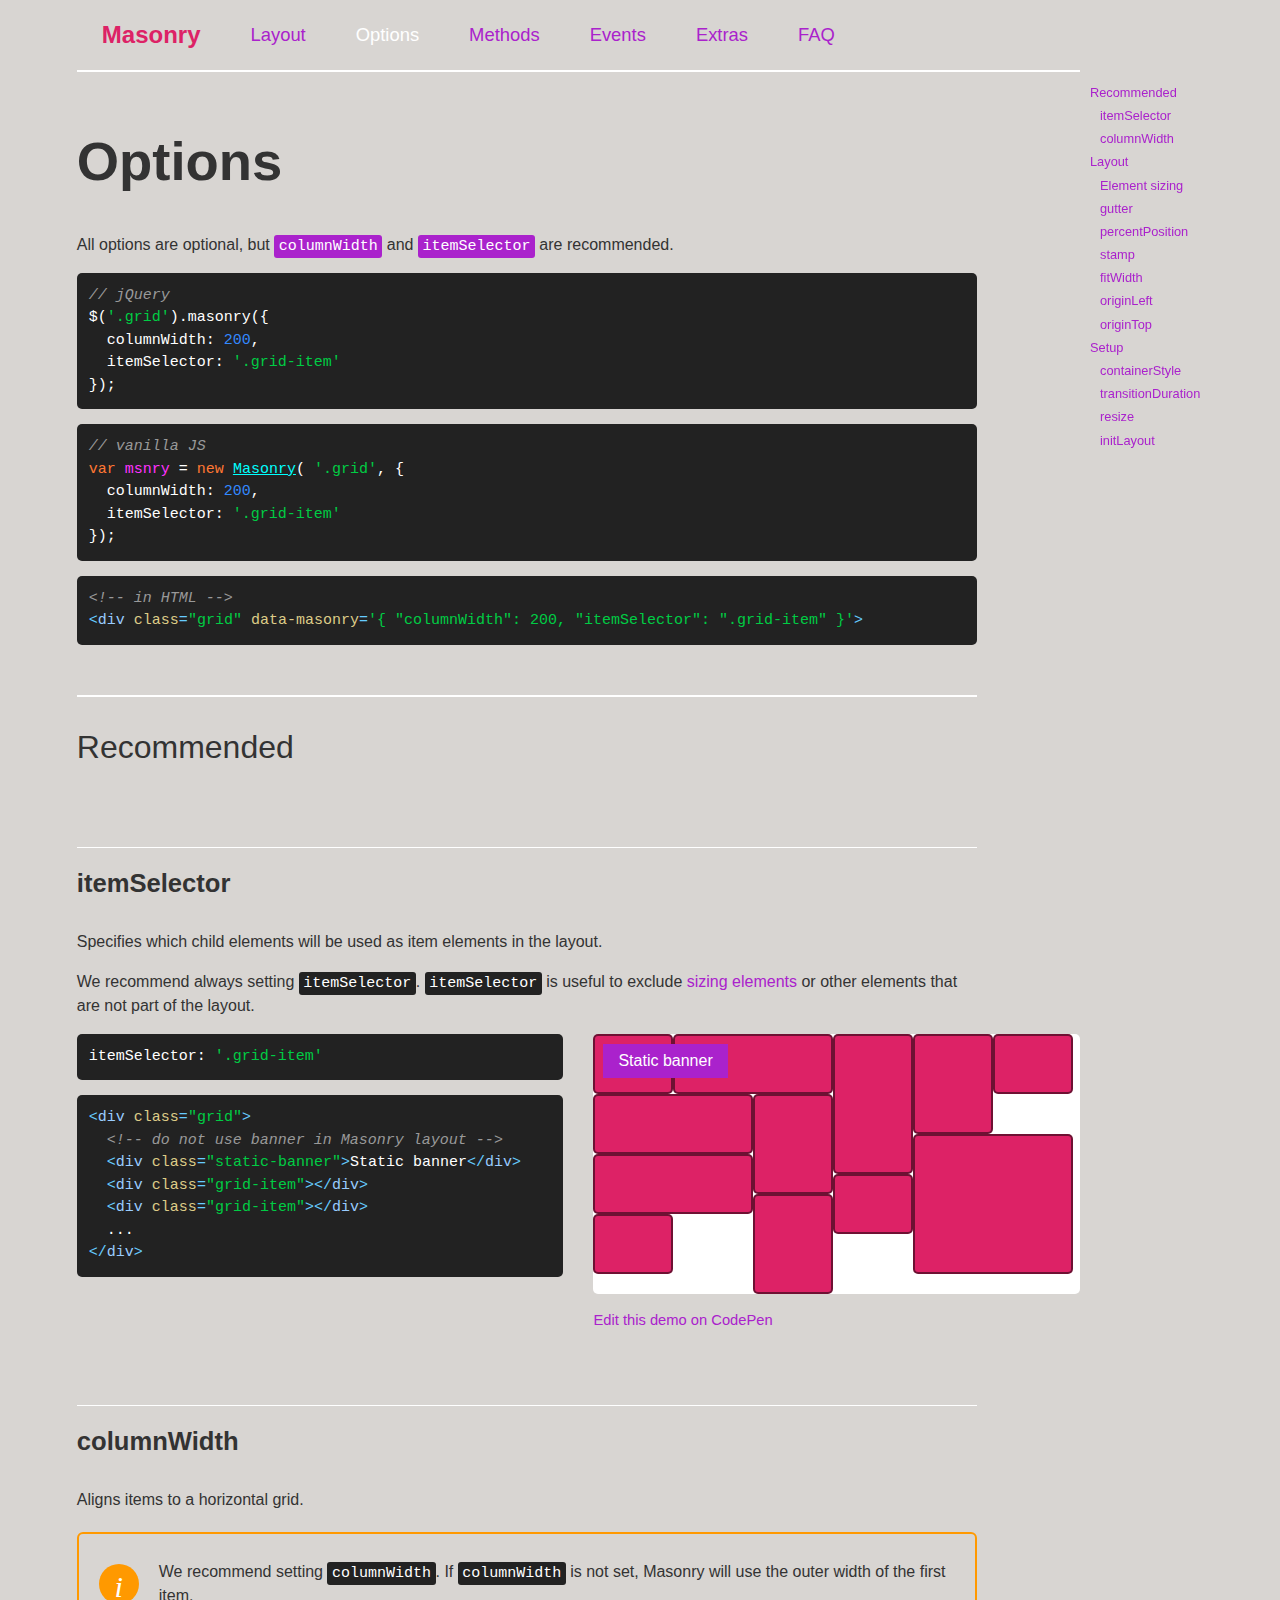
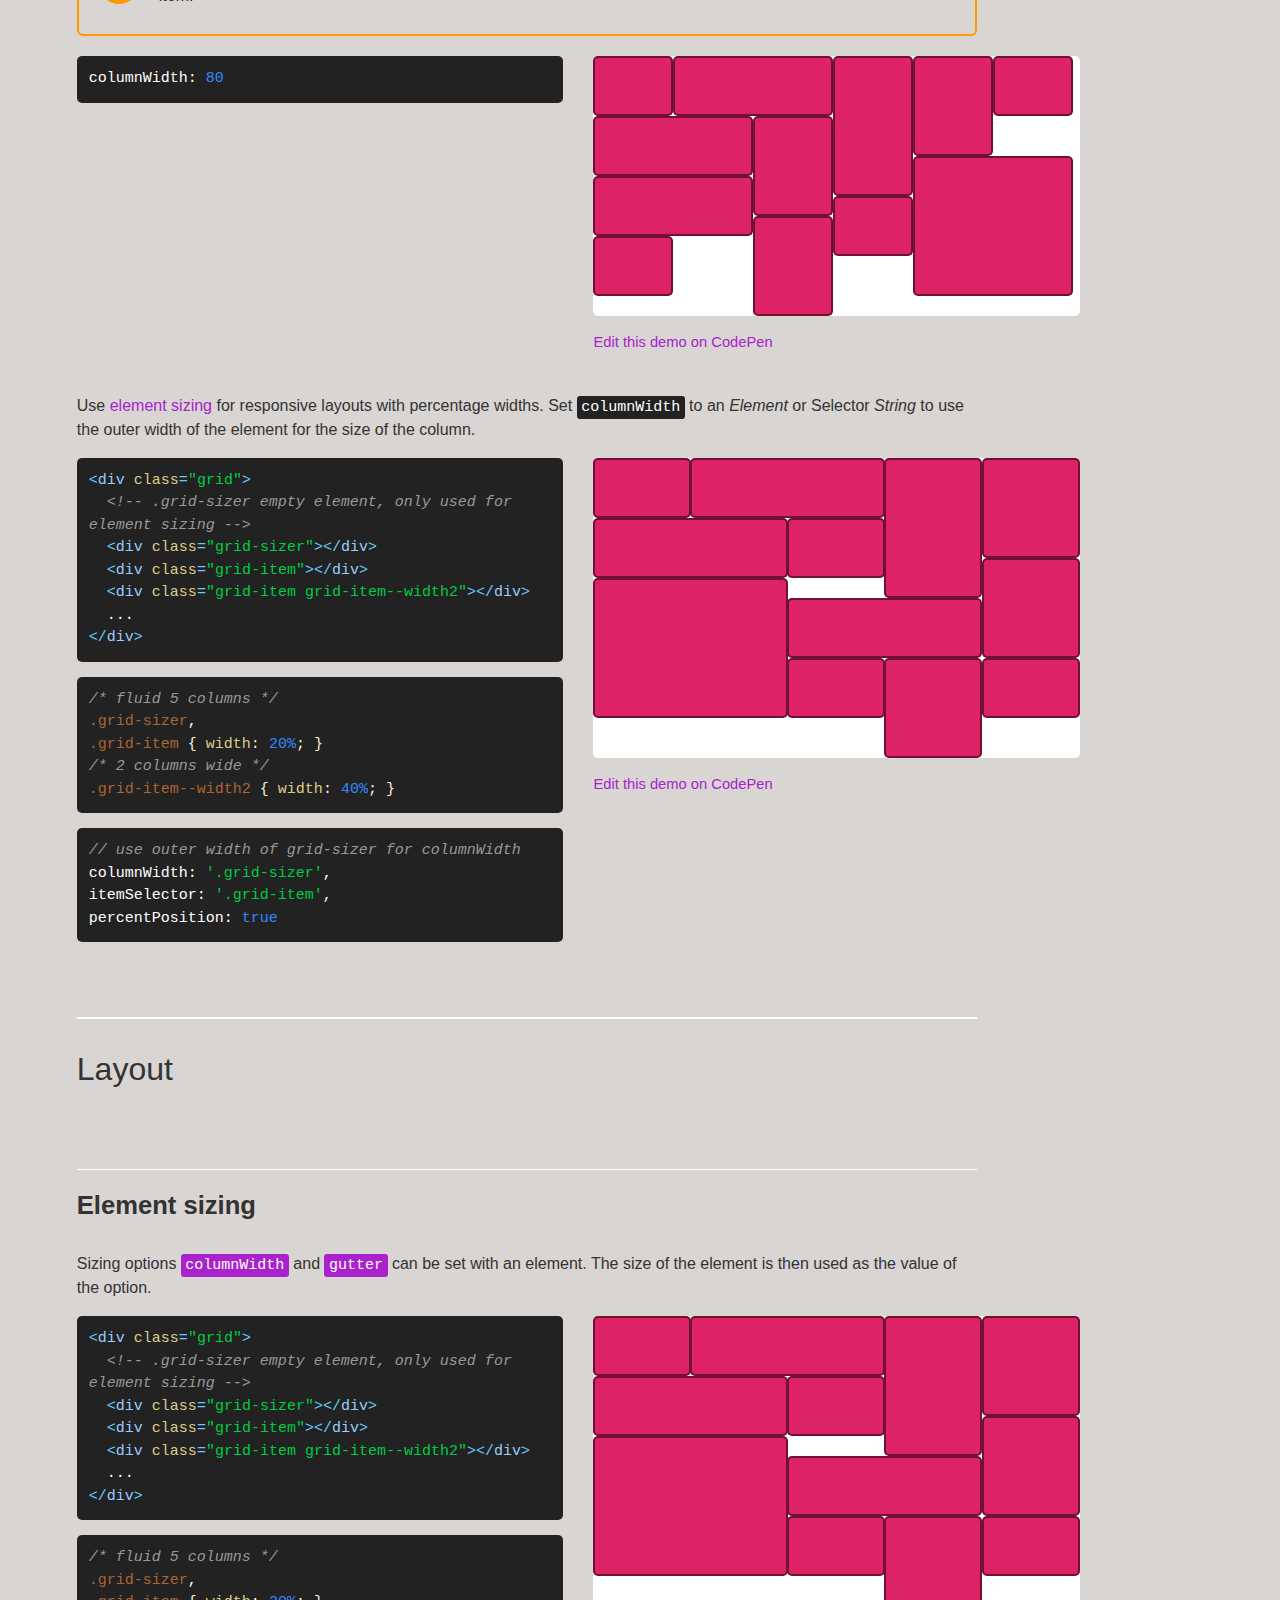
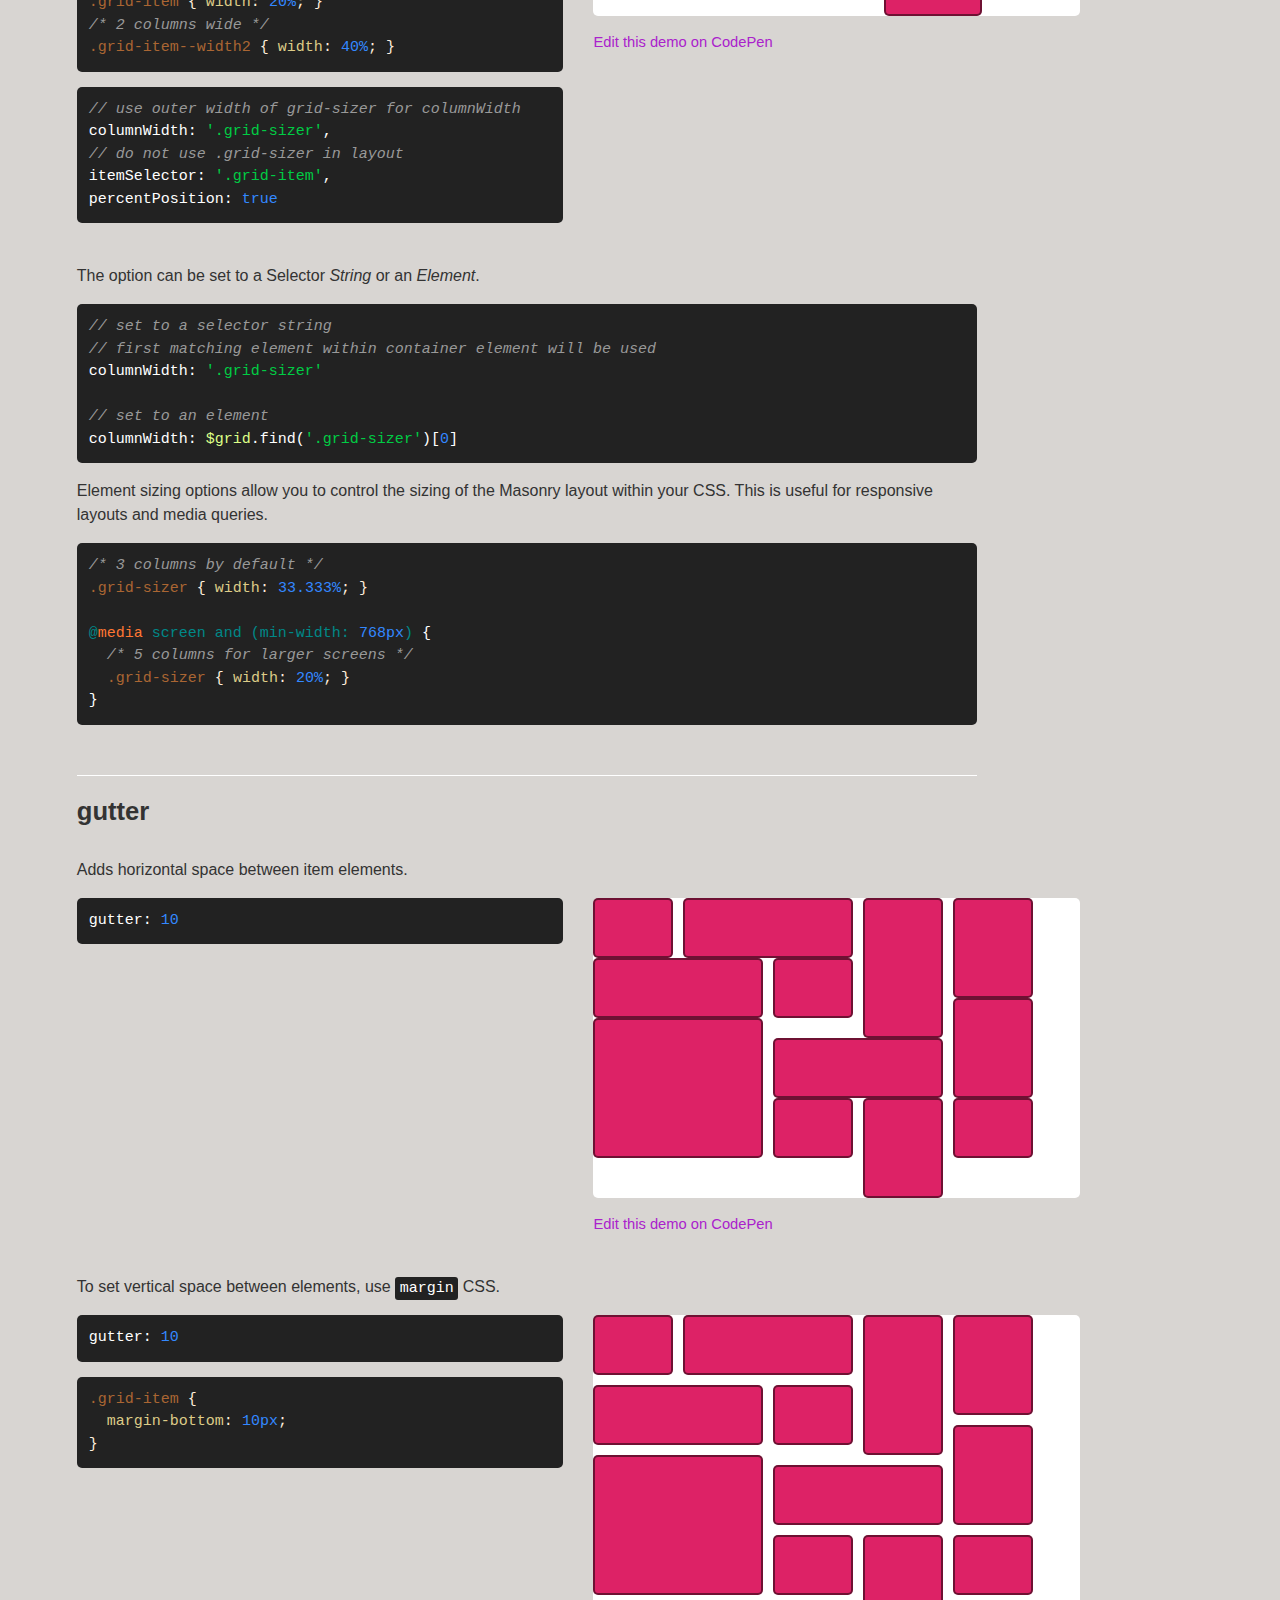
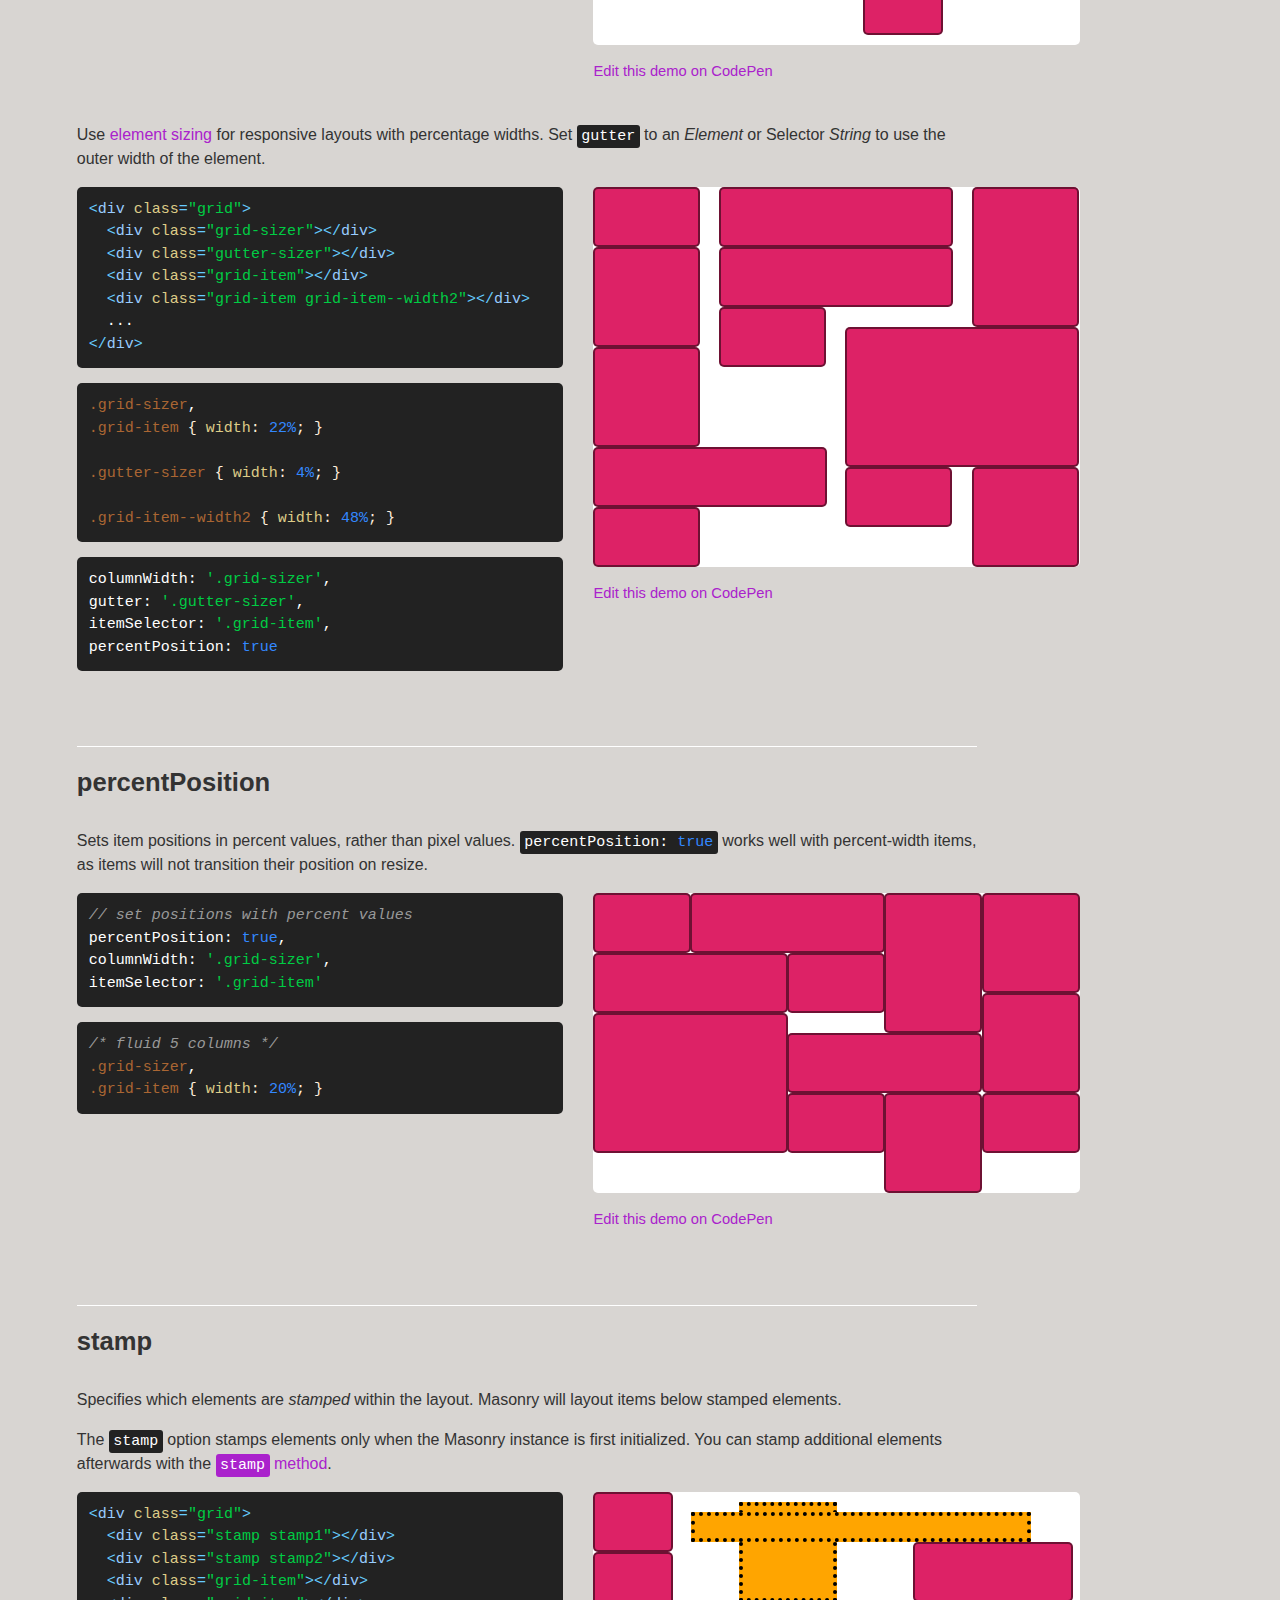
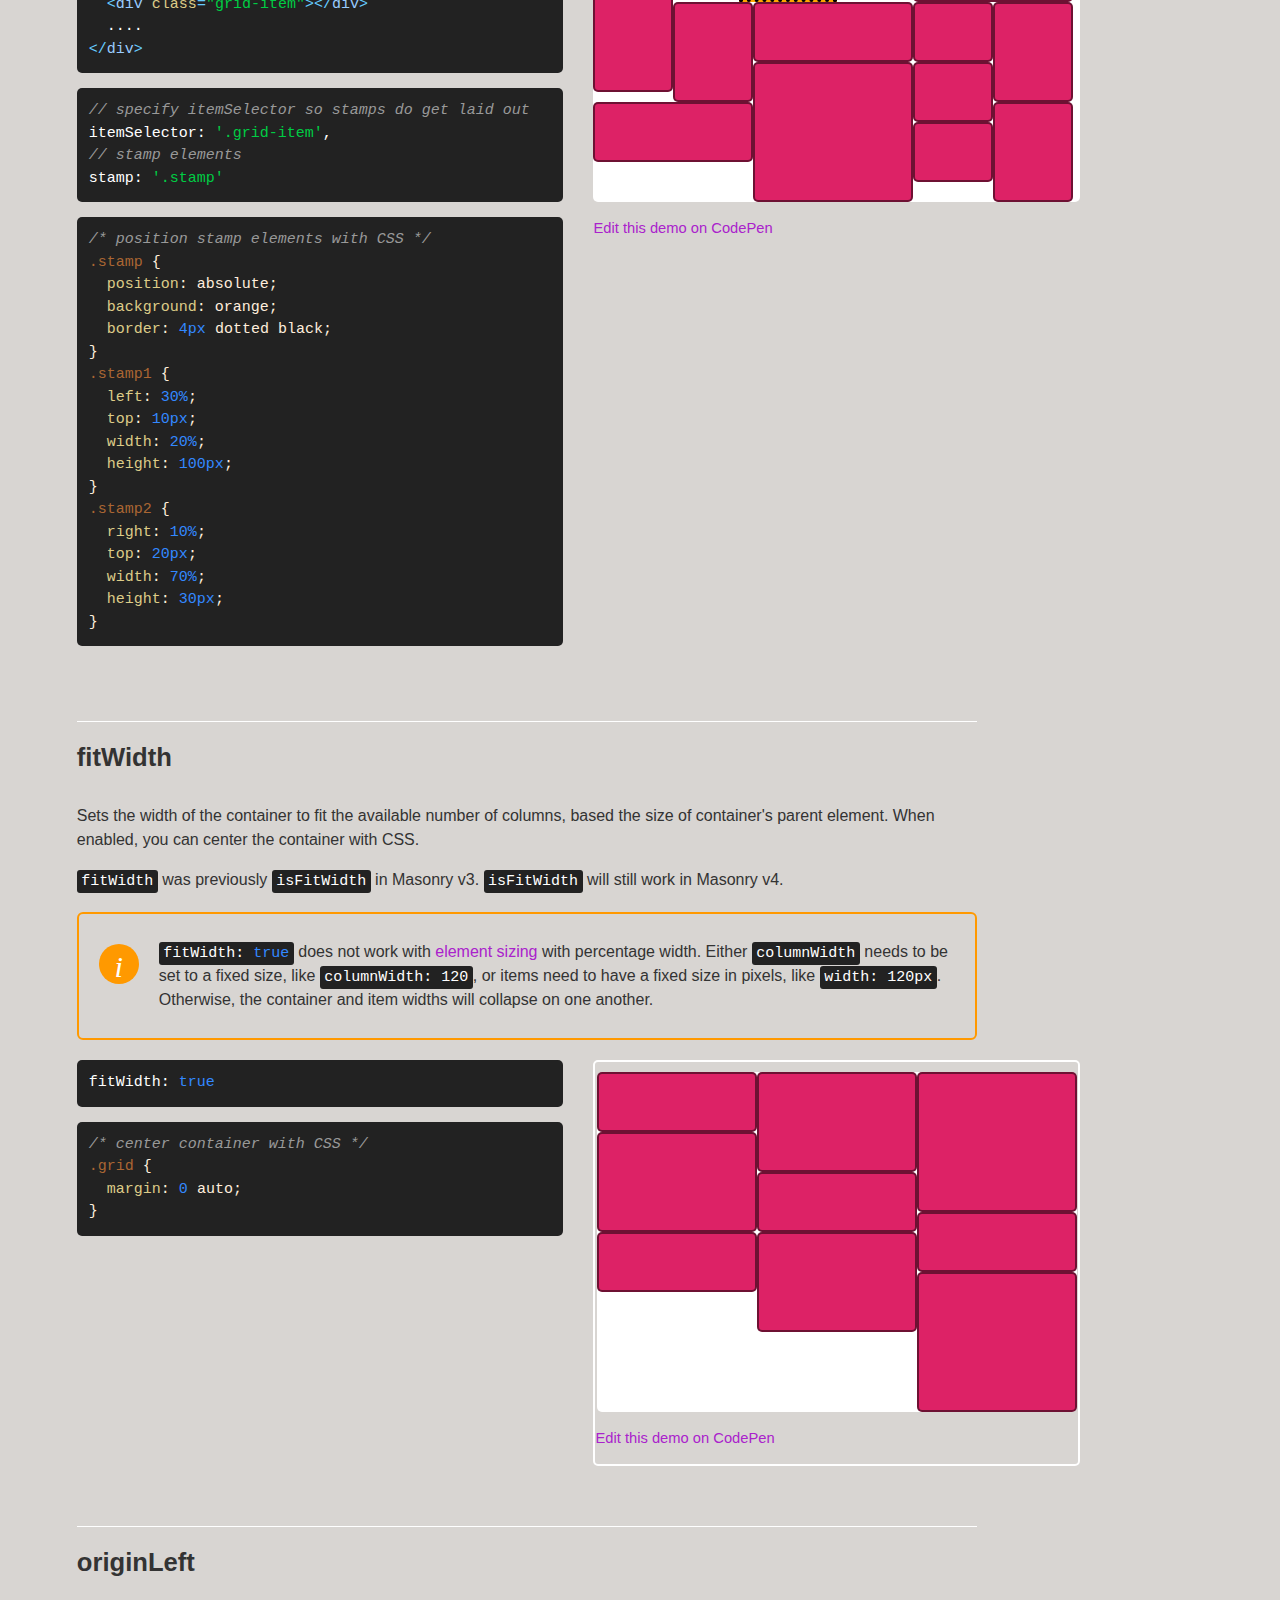
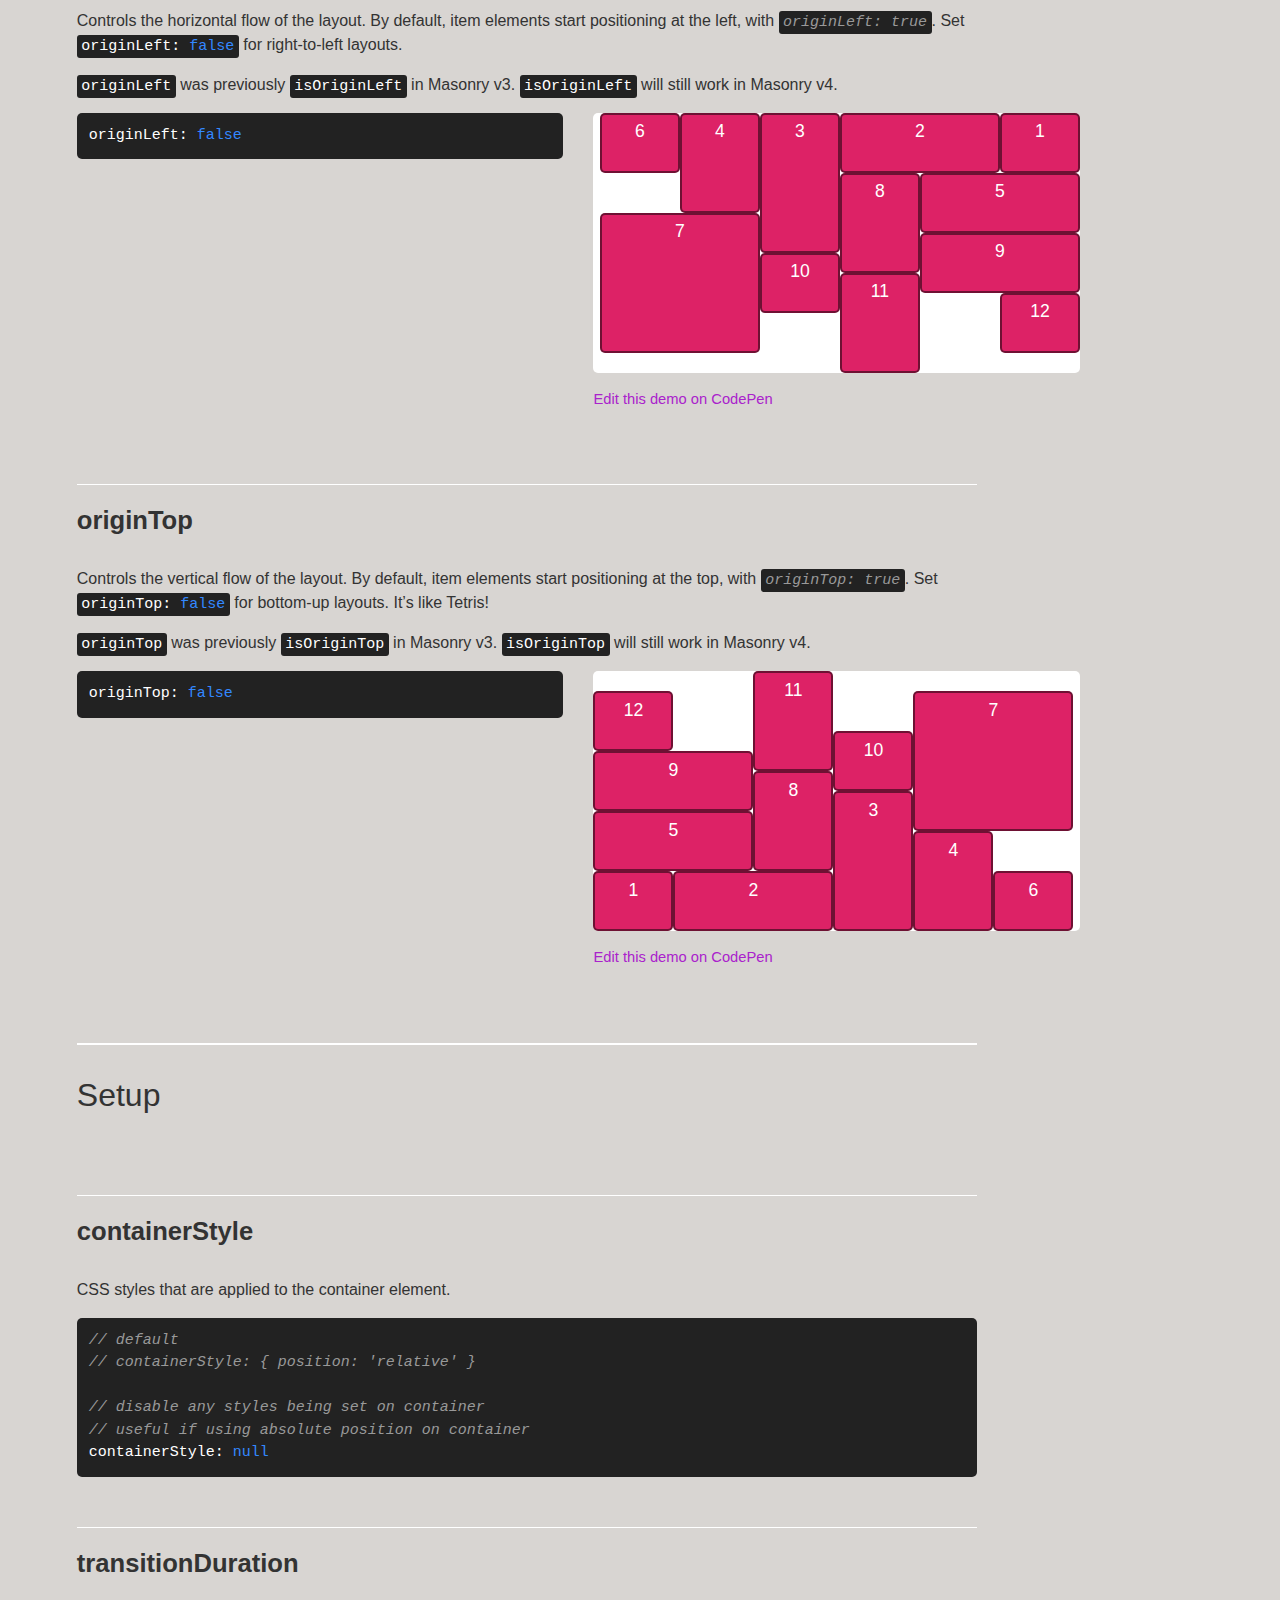
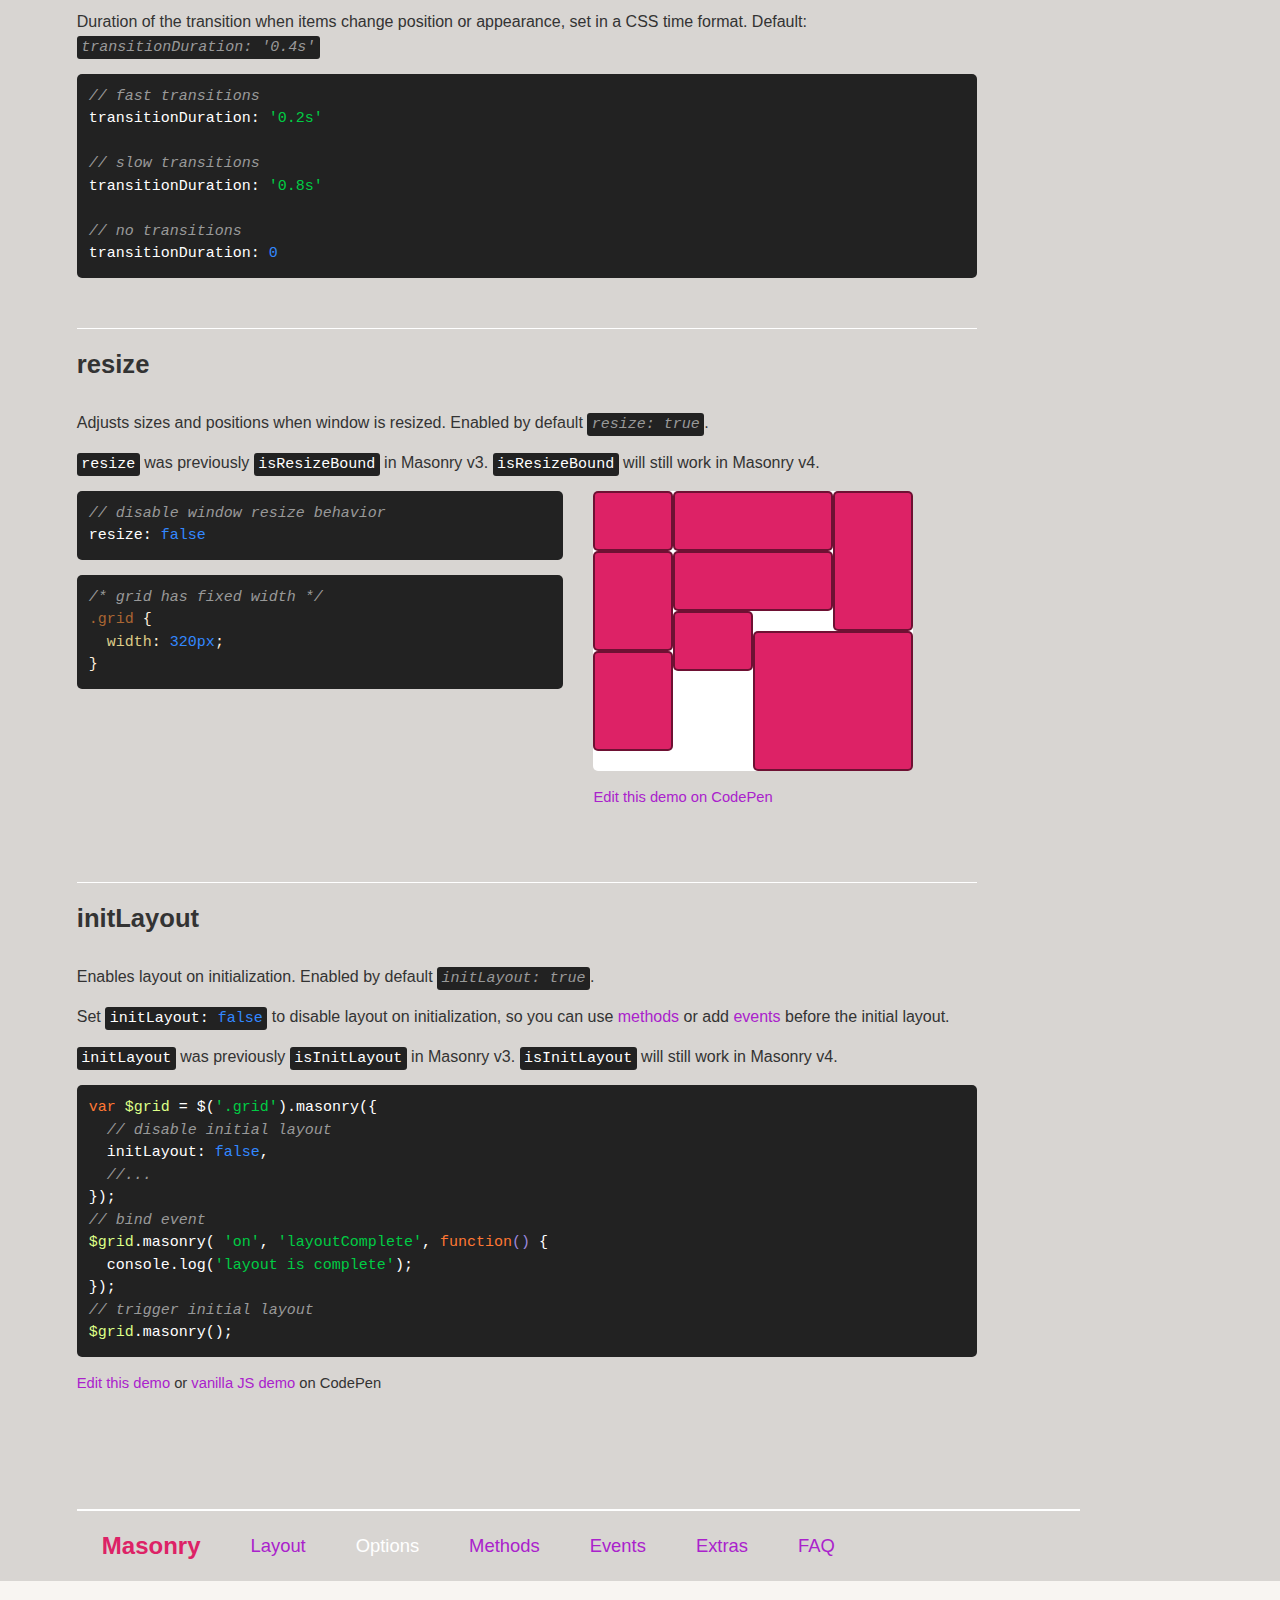
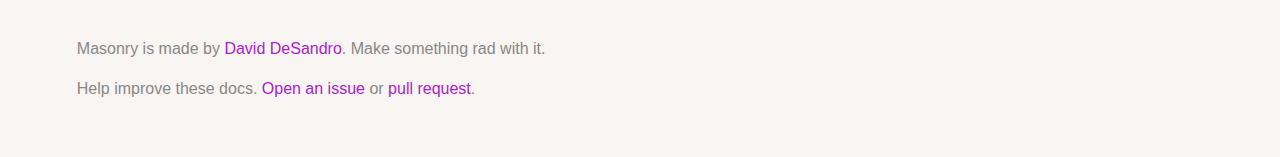
<file: assets/options.html>
<!doctype html>
<html class="export">
<head>
  <meta charset="utf-8">
  <meta http-equiv="X-UA-Compatible" content="IE=edge,chrome=1">
  <meta name="viewport" content="width=device-width">
  <meta name="description" content="Cascading grid layout library">

  <title>Masonry &#xB7; Options</title>

    <link rel="stylesheet" href="css/masonry-docs.css" media="screen">

</head>
<body class="page--options" data-page="options">

  <div class="site-nav">
    <div class="container">
      <ol class="site-nav__list">
        <li class="site-nav__item site-nav__item--homepage">
          <a href=".">Masonry</a></li>
        <li class="site-nav__item site-nav__item--layout">
          <a href="layout.html">Layout</a></li>
        <li class="site-nav__item site-nav__item--options">
          <a href="options.html">Options</a></li>
        <li class="site-nav__item site-nav__item--methods">
          <a href="methods.html">Methods</a></li>
        <li class="site-nav__item site-nav__item--events">
          <a href="events.html">Events</a></li>
        <li class="site-nav__item site-nav__item--extras">
          <a href="extras.html">Extras</a></li>
        <li class="site-nav__item site-nav__item--faq">
          <a href="faq.html">FAQ</a></li>
      </ol>
    </div>
  </div>


  <div id="content" class="content container">

      <h1>Options</h1>

    <ul class="page-nav">
<li class="page-nav__item page-nav__item--h2"><a href="#recommended">Recommended</a></li>
<li class="page-nav__item page-nav__item--h3"><a href="#itemselector">itemSelector</a></li>
<li class="page-nav__item page-nav__item--h3"><a href="#columnwidth">columnWidth</a></li>
<li class="page-nav__item page-nav__item--h2"><a href="#layout">Layout</a></li>
<li class="page-nav__item page-nav__item--h3"><a href="#element-sizing">Element sizing</a></li>
<li class="page-nav__item page-nav__item--h3"><a href="#gutter">gutter</a></li>
<li class="page-nav__item page-nav__item--h3"><a href="#percentposition">percentPosition</a></li>
<li class="page-nav__item page-nav__item--h3"><a href="#stamp">stamp</a></li>
<li class="page-nav__item page-nav__item--h3"><a href="#fitwidth">fitWidth</a></li>
<li class="page-nav__item page-nav__item--h3"><a href="#originleft">originLeft</a></li>
<li class="page-nav__item page-nav__item--h3"><a href="#origintop">originTop</a></li>
<li class="page-nav__item page-nav__item--h2"><a href="#setup">Setup</a></li>
<li class="page-nav__item page-nav__item--h3"><a href="#containerstyle">containerStyle</a></li>
<li class="page-nav__item page-nav__item--h3"><a href="#transitionduration">transitionDuration</a></li>
<li class="page-nav__item page-nav__item--h3"><a href="#resize">resize</a></li>
<li class="page-nav__item page-nav__item--h3"><a href="#initlayout">initLayout</a></li>
</ul>


<p>All options are optional, but <a href="#columnwidth"><code>columnWidth</code></a> and <a href="#itemselector"><code>itemSelector</code></a> are recommended.</p>

<pre><code class="js"><span class="comment">// jQuery</span>
$(<span class="string">&apos;.grid&apos;</span>).masonry({
  columnWidth: <span class="number">200</span>,
  itemSelector: <span class="string">&apos;.grid-item&apos;</span>
});
</code></pre>

<pre><code class="js"><span class="comment">// vanilla JS</span>
<span class="keyword">var</span> <span class="masonry_var">msnry</span> = <span class="keyword">new</span> <span class="masonry_keyword">Masonry</span>( <span class="string">&apos;.grid&apos;</span>, {
  columnWidth: <span class="number">200</span>,
  itemSelector: <span class="string">&apos;.grid-item&apos;</span>
});
</code></pre>

<pre><code class="html"><span class="comment">&lt;!-- in HTML --&gt;</span>
<span class="tag">&lt;<span class="title">div</span> <span class="attribute">class</span>=<span class="value">&quot;grid&quot;</span> <span class="attribute">data-masonry</span>=<span class="value">&apos;{ &quot;columnWidth&quot;: 200, &quot;itemSelector&quot;: &quot;.grid-item&quot; }&apos;</span>&gt;</span>
</code></pre>


<h2 id="recommended">Recommended</h2>


<h3 id="itemselector">itemSelector</h3>

<p>Specifies which child elements will be used as item elements in the layout.</p>

<p>We recommend always setting <code>itemSelector</code>. <code>itemSelector</code> is useful to exclude <a href="#element-sizing">sizing elements</a> or other elements that are not part of the layout.</p>

<div class="duo example">
  <div class="duo__cell example__code">
<pre><code class="js">itemSelector: <span class="string">&apos;.grid-item&apos;</span>
</code></pre>

<pre><code class="html"><span class="tag">&lt;<span class="title">div</span> <span class="attribute">class</span>=<span class="value">&quot;grid&quot;</span>&gt;</span>
  <span class="comment">&lt;!-- do not use banner in Masonry layout --&gt;</span>
  <span class="tag">&lt;<span class="title">div</span> <span class="attribute">class</span>=<span class="value">&quot;static-banner&quot;</span>&gt;</span>Static banner<span class="tag">&lt;/<span class="title">div</span>&gt;</span>
  <span class="tag">&lt;<span class="title">div</span> <span class="attribute">class</span>=<span class="value">&quot;grid-item&quot;</span>&gt;</span><span class="tag">&lt;/<span class="title">div</span>&gt;</span>
  <span class="tag">&lt;<span class="title">div</span> <span class="attribute">class</span>=<span class="value">&quot;grid-item&quot;</span>&gt;</span><span class="tag">&lt;/<span class="title">div</span>&gt;</span>
  ...
<span class="tag">&lt;/<span class="title">div</span>&gt;</span>
</code></pre>
  </div>
  <div class="duo__cell example__demo">
    <div class="grid grid--has-banner" data-masonry="{ &quot;itemSelector&quot;: &quot;.grid-item&quot;, &quot;columnWidth&quot;: 80 }">
      <div class="static-banner">Static banner</div>
      <div class="grid-item"></div>
      <div class="grid-item grid-item--width2"></div>
      <div class="grid-item grid-item--height3"></div>
      <div class="grid-item grid-item--height2"></div>
      <div class="grid-item grid-item--width2"></div>
      <div class="grid-item"></div>
      <div class="grid-item grid-item--width2 grid-item--height3"></div>
      <div class="grid-item grid-item--height2"></div>
      <div class="grid-item grid-item--width2"></div>
      <div class="grid-item"></div>
      <div class="grid-item grid-item--height2"></div>
      <div class="grid-item"></div>
    </div>
    <p class="edit-demo">
        <a href="http://codepen.io/desandro/pen/Jdbzvx">Edit this demo on CodePen</a>
    </p>
  </div>
</div>


<h3 id="columnwidth">columnWidth</h3>

<p>Aligns items to a horizontal grid.</p>

<div class="call-out">
  <p>We recommend setting <code>columnWidth</code>. If <code>columnWidth</code> is not set, Masonry will use the outer width of the first item.</p>
</div>

<div class="duo example">
  <div class="duo__cell example__code">
<pre><code class="js">columnWidth: <span class="number">80</span>
</code></pre>
  </div>
  <div class="duo__cell example__demo">
    <div class="grid" data-masonry="{ &quot;columnWidth&quot;: 80 }">
      <div class="grid-item"></div>
      <div class="grid-item grid-item--width2"></div>
      <div class="grid-item grid-item--height3"></div>
      <div class="grid-item grid-item--height2"></div>
      <div class="grid-item grid-item--width2"></div>
      <div class="grid-item"></div>
      <div class="grid-item grid-item--width2 grid-item--height3"></div>
      <div class="grid-item grid-item--height2"></div>
      <div class="grid-item grid-item--width2"></div>
      <div class="grid-item"></div>
      <div class="grid-item grid-item--height2"></div>
      <div class="grid-item"></div>
    </div>
    <p class="edit-demo">
        <a href="http://codepen.io/desandro/pen/osFxj">Edit this demo on CodePen</a>
    </p>
  </div>
</div>

<p>Use <a href="../options.html#element-sizing">element sizing</a> for responsive layouts with percentage widths. Set <code>columnWidth</code> to an <i>Element</i> or Selector <i>String</i> to use the outer width of the element for the size of the column.</p>

<div class="duo example">
  <div class="duo__cell example__code">
<pre><code class="html"><span class="tag">&lt;<span class="title">div</span> <span class="attribute">class</span>=<span class="value">&quot;grid&quot;</span>&gt;</span>
  <span class="comment">&lt;!-- .grid-sizer empty element, only used for element sizing --&gt;</span>
  <span class="tag">&lt;<span class="title">div</span> <span class="attribute">class</span>=<span class="value">&quot;grid-sizer&quot;</span>&gt;</span><span class="tag">&lt;/<span class="title">div</span>&gt;</span>
  <span class="tag">&lt;<span class="title">div</span> <span class="attribute">class</span>=<span class="value">&quot;grid-item&quot;</span>&gt;</span><span class="tag">&lt;/<span class="title">div</span>&gt;</span>
  <span class="tag">&lt;<span class="title">div</span> <span class="attribute">class</span>=<span class="value">&quot;grid-item grid-item--width2&quot;</span>&gt;</span><span class="tag">&lt;/<span class="title">div</span>&gt;</span>
  ...
<span class="tag">&lt;/<span class="title">div</span>&gt;</span>
</code></pre>

<pre><code class="css"><span class="comment">/* fluid 5 columns */</span>
<span class="class">.grid-sizer</span>,
<span class="class">.grid-item</span> <span class="rules">{ <span class="rule"><span class="attribute">width</span>:<span class="value"> <span class="number">20%</span></span></span>; }</span>
<span class="comment">/* 2 columns wide */</span>
<span class="class">.grid-item--width2</span> <span class="rules">{ <span class="rule"><span class="attribute">width</span>:<span class="value"> <span class="number">40%</span></span></span>; }</span>
</code></pre>

<pre><code class="js"><span class="comment">// use outer width of grid-sizer for columnWidth</span>
columnWidth: <span class="string">&apos;.grid-sizer&apos;</span>,
itemSelector: <span class="string">&apos;.grid-item&apos;</span>,
percentPosition: <span class="literal">true</span>
</code></pre>
  </div>
  <div class="duo__cell example__demo">
    <div class="grid grid--fluid-5-col" data-masonry="{ &quot;itemSelector&quot;: &quot;.grid-item&quot;, &quot;columnWidth&quot;: &quot;.grid-sizer&quot;,  &quot;percentPosition&quot;: true }">
      <div class="grid-sizer"></div>
      <div class="grid-item"></div>
      <div class="grid-item grid-item--width2"></div>
      <div class="grid-item grid-item--height3"></div>
      <div class="grid-item grid-item--height2"></div>
      <div class="grid-item grid-item--width2"></div>
      <div class="grid-item"></div>
      <div class="grid-item grid-item--width2 grid-item--height3"></div>
      <div class="grid-item grid-item--height2"></div>
      <div class="grid-item grid-item--width2"></div>
      <div class="grid-item"></div>
      <div class="grid-item grid-item--height2"></div>
      <div class="grid-item"></div>
    </div>
    <p class="edit-demo">
        <a href="http://codepen.io/desandro/pen/JFpeg">Edit this demo on CodePen</a>
    </p>
  </div>
</div>


<h2 id="layout">Layout</h2>


<h3 id="element-sizing">Element sizing</h3>

<p>Sizing options <a href="#columnwidth"><code>columnWidth</code></a> and <a href="#gutter"><code>gutter</code></a> can be set with an element. The size of the element is then used as the value of the option.</p>

<div class="duo example">
  <div class="duo__cell example__code">
<pre><code class="html"><span class="tag">&lt;<span class="title">div</span> <span class="attribute">class</span>=<span class="value">&quot;grid&quot;</span>&gt;</span>
  <span class="comment">&lt;!-- .grid-sizer empty element, only used for element sizing --&gt;</span>
  <span class="tag">&lt;<span class="title">div</span> <span class="attribute">class</span>=<span class="value">&quot;grid-sizer&quot;</span>&gt;</span><span class="tag">&lt;/<span class="title">div</span>&gt;</span>
  <span class="tag">&lt;<span class="title">div</span> <span class="attribute">class</span>=<span class="value">&quot;grid-item&quot;</span>&gt;</span><span class="tag">&lt;/<span class="title">div</span>&gt;</span>
  <span class="tag">&lt;<span class="title">div</span> <span class="attribute">class</span>=<span class="value">&quot;grid-item grid-item--width2&quot;</span>&gt;</span><span class="tag">&lt;/<span class="title">div</span>&gt;</span>
  ...
<span class="tag">&lt;/<span class="title">div</span>&gt;</span>
</code></pre>

<pre><code class="css"><span class="comment">/* fluid 5 columns */</span>
<span class="class">.grid-sizer</span>,
<span class="class">.grid-item</span> <span class="rules">{ <span class="rule"><span class="attribute">width</span>:<span class="value"> <span class="number">20%</span></span></span>; }</span>
<span class="comment">/* 2 columns wide */</span>
<span class="class">.grid-item--width2</span> <span class="rules">{ <span class="rule"><span class="attribute">width</span>:<span class="value"> <span class="number">40%</span></span></span>; }</span>
</code></pre>

<pre><code class="js"><span class="comment">// use outer width of grid-sizer for columnWidth</span>
columnWidth: <span class="string">&apos;.grid-sizer&apos;</span>,
<span class="comment">// do not use .grid-sizer in layout</span>
itemSelector: <span class="string">&apos;.grid-item&apos;</span>,
percentPosition: <span class="literal">true</span>
</code></pre>
  </div>
  <div class="duo__cell example__demo">
    <div class="grid grid--fluid-5-col" data-masonry="{ &quot;itemSelector&quot;: &quot;.grid-item&quot;, &quot;columnWidth&quot;: &quot;.grid-sizer&quot;,  &quot;percentPosition&quot;: true }">
      <div class="grid-sizer"></div>
      <div class="grid-item"></div>
      <div class="grid-item grid-item--width2"></div>
      <div class="grid-item grid-item--height3"></div>
      <div class="grid-item grid-item--height2"></div>
      <div class="grid-item grid-item--width2"></div>
      <div class="grid-item"></div>
      <div class="grid-item grid-item--width2 grid-item--height3"></div>
      <div class="grid-item grid-item--height2"></div>
      <div class="grid-item grid-item--width2"></div>
      <div class="grid-item"></div>
      <div class="grid-item grid-item--height2"></div>
      <div class="grid-item"></div>
    </div>
    <p class="edit-demo">
        <a href="http://codepen.io/desandro/pen/JFpeg">Edit this demo on CodePen</a>
    </p>
  </div>
</div>

<p>The option can be set to a Selector <i>String</i> or an <i>Element</i>.</p>

<pre><code class="js"><span class="comment">// set to a selector string</span>
<span class="comment">// first matching element within container element will be used</span>
columnWidth: <span class="string">&apos;.grid-sizer&apos;</span>

<span class="comment">// set to an element</span>
columnWidth: <span class="jquery_var">$grid</span>.find(<span class="string">&apos;.grid-sizer&apos;</span>)[<span class="number">0</span>]
</code></pre>

<p>Element sizing options allow you to control the sizing of the Masonry layout within your CSS. This is useful for responsive layouts and media queries.</p>

<pre><code class="css"><span class="comment">/* 3 columns by default */</span>
<span class="class">.grid-sizer</span> <span class="rules">{ <span class="rule"><span class="attribute">width</span>:<span class="value"> <span class="number">33.333%</span></span></span>; }</span>

<span class="at_rule">@<span class="keyword">media</span> screen and (min-width: <span class="number">768px</span>) </span>{
  <span class="comment">/* 5 columns for larger screens */</span>
  <span class="class">.grid-sizer</span> <span class="rules">{ <span class="rule"><span class="attribute">width</span>:<span class="value"> <span class="number">20%</span></span></span>; }</span>
}
</code></pre>


<h3 id="gutter">gutter</h3>

<p>Adds horizontal space between item elements.</p>

<div class="duo example">
  <div class="duo__cell example__code">
<pre><code class="js">gutter: <span class="number">10</span>
</code></pre>
  </div>
  <div class="duo__cell example__demo">
    <div class="grid grid--gutter" data-masonry="{ &quot;gutter&quot;: 10 }">
      <div class="grid-item"></div>
      <div class="grid-item grid-item--width2"></div>
      <div class="grid-item grid-item--height3"></div>
      <div class="grid-item grid-item--height2"></div>
      <div class="grid-item grid-item--width2"></div>
      <div class="grid-item"></div>
      <div class="grid-item grid-item--width2 grid-item--height3"></div>
      <div class="grid-item grid-item--height2"></div>
      <div class="grid-item grid-item--width2"></div>
      <div class="grid-item"></div>
      <div class="grid-item grid-item--height2"></div>
      <div class="grid-item"></div>
    </div>
    <p class="edit-demo">
        <a href="http://codepen.io/desandro/pen/iIbgC">Edit this demo on CodePen</a>
    </p>
  </div>
</div>

<p>To set vertical space between elements, use <code>margin</code> CSS.</p>

<div class="duo example">
  <div class="duo__cell example__code">
<pre><code class="js">gutter: <span class="number">10</span>
</code></pre>

<pre><code class="css"><span class="class">.grid-item</span> <span class="rules">{
  <span class="rule"><span class="attribute">margin-bottom</span>:<span class="value"> <span class="number">10px</span></span></span>;
}</span>
</code></pre>
  </div>
  <div class="duo__cell example__demo">
    <div class="grid grid--gutter grid--gutter-bottom" data-masonry="{ &quot;gutter&quot;: 10 }">
      <div class="grid-item"></div>
      <div class="grid-item grid-item--width2"></div>
      <div class="grid-item grid-item--height3"></div>
      <div class="grid-item grid-item--height2"></div>
      <div class="grid-item grid-item--width2"></div>
      <div class="grid-item"></div>
      <div class="grid-item grid-item--width2 grid-item--height3"></div>
      <div class="grid-item grid-item--height2"></div>
      <div class="grid-item grid-item--width2"></div>
      <div class="grid-item"></div>
      <div class="grid-item grid-item--height2"></div>
      <div class="grid-item"></div>
    </div>
    <p class="edit-demo">
        <a href="http://codepen.io/desandro/pen/gbnko">Edit this demo on CodePen</a>
    </p>
  </div>
</div>

<p>Use <a href="#element-sizing">element sizing</a> for responsive layouts with percentage widths. Set <code>gutter</code> to an <i>Element</i> or Selector <i>String</i> to use the outer width of the element.</p>

<div class="duo example">
  <div class="duo__cell example__code">
<pre><code class="html"><span class="tag">&lt;<span class="title">div</span> <span class="attribute">class</span>=<span class="value">&quot;grid&quot;</span>&gt;</span>
  <span class="tag">&lt;<span class="title">div</span> <span class="attribute">class</span>=<span class="value">&quot;grid-sizer&quot;</span>&gt;</span><span class="tag">&lt;/<span class="title">div</span>&gt;</span>
  <span class="tag">&lt;<span class="title">div</span> <span class="attribute">class</span>=<span class="value">&quot;gutter-sizer&quot;</span>&gt;</span><span class="tag">&lt;/<span class="title">div</span>&gt;</span>
  <span class="tag">&lt;<span class="title">div</span> <span class="attribute">class</span>=<span class="value">&quot;grid-item&quot;</span>&gt;</span><span class="tag">&lt;/<span class="title">div</span>&gt;</span>
  <span class="tag">&lt;<span class="title">div</span> <span class="attribute">class</span>=<span class="value">&quot;grid-item grid-item--width2&quot;</span>&gt;</span><span class="tag">&lt;/<span class="title">div</span>&gt;</span>
  ...
<span class="tag">&lt;/<span class="title">div</span>&gt;</span>
</code></pre>

<pre><code class="css"><span class="class">.grid-sizer</span>,
<span class="class">.grid-item</span> <span class="rules">{ <span class="rule"><span class="attribute">width</span>:<span class="value"> <span class="number">22%</span></span></span>; }</span>

<span class="class">.gutter-sizer</span> <span class="rules">{ <span class="rule"><span class="attribute">width</span>:<span class="value"> <span class="number">4%</span></span></span>; }</span>

<span class="class">.grid-item--width2</span> <span class="rules">{ <span class="rule"><span class="attribute">width</span>:<span class="value"> <span class="number">48%</span></span></span>; }</span>
</code></pre>

<pre><code class="js">columnWidth: <span class="string">&apos;.grid-sizer&apos;</span>,
gutter: <span class="string">&apos;.gutter-sizer&apos;</span>,
itemSelector: <span class="string">&apos;.grid-item&apos;</span>,
percentPosition: <span class="literal">true</span>
</code></pre>
  </div>
  <div class="duo__cell example__demo">
    <div class="grid grid--fluid-gutter" data-masonry="{ &quot;itemSelector&quot;: &quot;.grid-item&quot;, &quot;columnWidth&quot;: &quot;.grid-sizer&quot;, &quot;gutter&quot;: &quot;.gutter-sizer&quot;, &quot;percentPosition&quot;: true }">
      <div class="gutter-sizer"></div>
      <div class="grid-sizer"></div>
      <div class="grid-item"></div>
      <div class="grid-item grid-item--width2"></div>
      <div class="grid-item grid-item--height3"></div>
      <div class="grid-item grid-item--height2"></div>
      <div class="grid-item grid-item--width2"></div>
      <div class="grid-item"></div>
      <div class="grid-item grid-item--width2 grid-item--height3"></div>
      <div class="grid-item grid-item--height2"></div>
      <div class="grid-item grid-item--width2"></div>
      <div class="grid-item"></div>
      <div class="grid-item grid-item--height2"></div>
      <div class="grid-item"></div>
    </div>
    <p class="edit-demo">
        <a href="http://codepen.io/desandro/pen/BAJKn">Edit this demo on CodePen</a>
    </p>
  </div>
</div>


<h3 id="percentposition">percentPosition</h3>

<p>Sets item positions in percent values, rather than pixel values. <code>percentPosition: <span class="literal">true</span></code> works well with percent-width items, as items will not transition their position on resize.</p>

<div class="duo example">
  <div class="duo__cell example__code">
<pre><code class="js"><span class="comment">// set positions with percent values</span>
percentPosition: <span class="literal">true</span>,
columnWidth: <span class="string">&apos;.grid-sizer&apos;</span>,
itemSelector: <span class="string">&apos;.grid-item&apos;</span>
</code></pre>

<pre><code class="css"><span class="comment">/* fluid 5 columns */</span>
<span class="class">.grid-sizer</span>,
<span class="class">.grid-item</span> <span class="rules">{ <span class="rule"><span class="attribute">width</span>:<span class="value"> <span class="number">20%</span></span></span>; }</span>
</code></pre>
  </div>
  <div class="duo__cell example__demo">
    <div class="grid grid--fluid-5-col" data-masonry="{ &quot;itemSelector&quot;: &quot;.grid-item&quot;, &quot;columnWidth&quot;: &quot;.grid-sizer&quot;,  &quot;percentPosition&quot;: true }">
      <div class="grid-sizer"></div>
      <div class="grid-item"></div>
      <div class="grid-item grid-item--width2"></div>
      <div class="grid-item grid-item--height3"></div>
      <div class="grid-item grid-item--height2"></div>
      <div class="grid-item grid-item--width2"></div>
      <div class="grid-item"></div>
      <div class="grid-item grid-item--width2 grid-item--height3"></div>
      <div class="grid-item grid-item--height2"></div>
      <div class="grid-item grid-item--width2"></div>
      <div class="grid-item"></div>
      <div class="grid-item grid-item--height2"></div>
      <div class="grid-item"></div>
    </div>
    <p class="edit-demo">
        <a href="http://codepen.io/desandro/pen/JFpeg">Edit this demo on CodePen</a>
    </p>
  </div>
</div>


<h3 id="stamp">stamp</h3>

<p>Specifies which elements are <em>stamped</em> within the layout. Masonry will layout items below stamped elements.</p>

<p>The <code>stamp</code> option stamps elements only when the Masonry instance is first initialized. You can stamp additional elements afterwards with the <a href="methods.html#stamp"><code>stamp</code> method</a>.</p>

<div class="duo example">
  <div class="duo__cell example__code">
<pre><code class="html"><span class="tag">&lt;<span class="title">div</span> <span class="attribute">class</span>=<span class="value">&quot;grid&quot;</span>&gt;</span>
  <span class="tag">&lt;<span class="title">div</span> <span class="attribute">class</span>=<span class="value">&quot;stamp stamp1&quot;</span>&gt;</span><span class="tag">&lt;/<span class="title">div</span>&gt;</span>
  <span class="tag">&lt;<span class="title">div</span> <span class="attribute">class</span>=<span class="value">&quot;stamp stamp2&quot;</span>&gt;</span><span class="tag">&lt;/<span class="title">div</span>&gt;</span>
  <span class="tag">&lt;<span class="title">div</span> <span class="attribute">class</span>=<span class="value">&quot;grid-item&quot;</span>&gt;</span><span class="tag">&lt;/<span class="title">div</span>&gt;</span>
  <span class="tag">&lt;<span class="title">div</span> <span class="attribute">class</span>=<span class="value">&quot;grid-item&quot;</span>&gt;</span><span class="tag">&lt;/<span class="title">div</span>&gt;</span>
  ....
<span class="tag">&lt;/<span class="title">div</span>&gt;</span>
</code></pre>

<pre><code class="js"><span class="comment">// specify itemSelector so stamps do get laid out</span>
itemSelector: <span class="string">&apos;.grid-item&apos;</span>,
<span class="comment">// stamp elements</span>
stamp: <span class="string">&apos;.stamp&apos;</span>
</code></pre>

<pre><code class="css"><span class="comment">/* position stamp elements with CSS */</span>
<span class="class">.stamp</span> <span class="rules">{
  <span class="rule"><span class="attribute">position</span>:<span class="value"> absolute</span></span>;
  <span class="rule"><span class="attribute">background</span>:<span class="value"> orange</span></span>;
  <span class="rule"><span class="attribute">border</span>:<span class="value"> <span class="number">4px</span> dotted black</span></span>;
}</span>
<span class="class">.stamp1</span> <span class="rules">{
  <span class="rule"><span class="attribute">left</span>:<span class="value"> <span class="number">30%</span></span></span>;
  <span class="rule"><span class="attribute">top</span>:<span class="value"> <span class="number">10px</span></span></span>;
  <span class="rule"><span class="attribute">width</span>:<span class="value"> <span class="number">20%</span></span></span>;
  <span class="rule"><span class="attribute">height</span>:<span class="value"> <span class="number">100px</span></span></span>;
}</span>
<span class="class">.stamp2</span> <span class="rules">{
  <span class="rule"><span class="attribute">right</span>:<span class="value"> <span class="number">10%</span></span></span>;
  <span class="rule"><span class="attribute">top</span>:<span class="value"> <span class="number">20px</span></span></span>;
  <span class="rule"><span class="attribute">width</span>:<span class="value"> <span class="number">70%</span></span></span>;
  <span class="rule"><span class="attribute">height</span>:<span class="value"> <span class="number">30px</span></span></span>;
}</span>
</code></pre>
  </div>
  <div class="duo__cell example__demo">
    <div class="grid grid--has-stamp" data-masonry="{ &quot;itemSelector&quot;: &quot;.grid-item&quot;, &quot;stamp&quot;: &quot;.stamp&quot; }">
      <div class="stamp stamp--static-stamp1"></div>
      <div class="stamp stamp--static-stamp2"></div>
      <div class="grid-item"></div>
      <div class="grid-item grid-item--width2"></div>
      <div class="grid-item grid-item--height3"></div>
      <div class="grid-item grid-item--height2"></div>
      <div class="grid-item grid-item--width2"></div>
      <div class="grid-item"></div>
      <div class="grid-item grid-item--width2 grid-item--height3"></div>
      <div class="grid-item grid-item--height2"></div>
      <div class="grid-item grid-item--width2"></div>
      <div class="grid-item"></div>
      <div class="grid-item grid-item--height2"></div>
      <div class="grid-item"></div>
    </div>
    <p class="edit-demo">
        <a href="http://codepen.io/desandro/pen/hsine">Edit this demo on CodePen</a>
    </p>
  </div>
</div>


<h3 id="fitwidth">fitWidth</h3>

<p>Sets the width of the container to fit the available number of columns, based the size of container&apos;s parent element. When enabled, you can center the container with CSS.</p>

<p><code>fitWidth</code> was previously <code>isFitWidth</code> in Masonry v3. <code>isFitWidth</code> will still work in Masonry v4.</p>

<div class="call-out">
  <p><code>fitWidth: <span class="literal">true</span></code> does not work with <a href="#element-sizing">element sizing</a> with percentage width. Either <code>columnWidth</code> needs to be set to a fixed size, like <code>columnWidth: 120</code>, or items need to have a fixed size in pixels, like <code>width: 120px</code>. Otherwise, the container and item widths will collapse on one another.</p>
</div>

<div class="duo example">
  <div class="duo__cell example__code">
<pre><code class="js">fitWidth: <span class="literal">true</span>
</code></pre>

<pre><code class="css"><span class="comment">/* center container with CSS */</span>
<span class="class">.grid</span> <span class="rules">{
  <span class="rule"><span class="attribute">margin</span>:<span class="value"> <span class="number">0</span> auto</span></span>;
}</span>
</code></pre>
  </div>
  <div class="duo__cell example__demo example__demo--fit-width">
    <div class="grid grid--centered" data-masonry="{ &quot;fitWidth&quot;: true }">
      <div class="grid-item grid-item--width2"></div>
      <div class="grid-item grid-item--width2 grid-item--height2"></div>
      <div class="grid-item grid-item--width2 grid-item--height3"></div>
      <div class="grid-item grid-item--width2 grid-item--height2"></div>
      <div class="grid-item grid-item--width2"></div>
      <div class="grid-item grid-item--width2"></div>
      <div class="grid-item grid-item--width2"></div>
      <div class="grid-item grid-item--width2 grid-item--height2"></div>
      <div class="grid-item grid-item--width2 grid-item--height3"></div>
    </div>
    <p class="edit-demo">
        <a href="http://codepen.io/desandro/pen/nGLvx">Edit this demo on CodePen</a>
    </p>
  </div>
</div>


<h3 id="originleft">originLeft</h3>

<p>Controls the horizontal flow of the layout. By default, item elements start positioning at the left, with <code><span class="comment">originLeft: true</span></code>. Set <code>originLeft: <span class="literal">false</span></code> for right-to-left layouts.</p>

<p><code>originLeft</code> was previously <code>isOriginLeft</code> in Masonry v3. <code>isOriginLeft</code> will still work in Masonry v4.</p>

<div class="duo example">
  <div class="duo__cell example__code">
<pre><code class="js">originLeft: <span class="literal">false</span>
</code></pre>
  </div>
  <div class="duo__cell example__demo">
    <div class="grid grid--counting" data-masonry="{ &quot;originLeft&quot;: false, &quot;columnWidth&quot;: 80 }">
      <div class="grid-item"></div>
      <div class="grid-item grid-item--width2"></div>
      <div class="grid-item grid-item--height3"></div>
      <div class="grid-item grid-item--height2"></div>
      <div class="grid-item grid-item--width2"></div>
      <div class="grid-item"></div>
      <div class="grid-item grid-item--width2 grid-item--height3"></div>
      <div class="grid-item grid-item--height2"></div>
      <div class="grid-item grid-item--width2"></div>
      <div class="grid-item"></div>
      <div class="grid-item grid-item--height2"></div>
      <div class="grid-item"></div>
    </div>
    <p class="edit-demo">
        <a href="http://codepen.io/desandro/pen/adwgL">Edit this demo on CodePen</a>
    </p>
  </div>
</div>


<h3 id="origintop">originTop</h3>

<p>Controls the vertical flow of the layout. By default, item elements start positioning at the top, with <code><span class="comment">originTop: true</span></code>. Set <code>originTop: <span class="literal">false</span></code> for bottom-up layouts. It&#x2019;s like Tetris!</p>

<p><code>originTop</code> was previously <code>isOriginTop</code> in Masonry v3. <code>isOriginTop</code> will still work in Masonry v4.</p>

<div class="duo example">
  <div class="duo__cell example__code">
<pre><code class="js">originTop: <span class="literal">false</span>
</code></pre>
  </div>
  <div class="duo__cell example__demo">
    <div class="grid grid--counting" data-masonry="{ &quot;originTop&quot;: false, &quot;columnWidth&quot;: 80 }">
      <div class="grid-item"></div>
      <div class="grid-item grid-item--width2"></div>
      <div class="grid-item grid-item--height3"></div>
      <div class="grid-item grid-item--height2"></div>
      <div class="grid-item grid-item--width2"></div>
      <div class="grid-item"></div>
      <div class="grid-item grid-item--width2 grid-item--height3"></div>
      <div class="grid-item grid-item--height2"></div>
      <div class="grid-item grid-item--width2"></div>
      <div class="grid-item"></div>
      <div class="grid-item grid-item--height2"></div>
      <div class="grid-item"></div>
    </div>
    <p class="edit-demo">
        <a href="http://codepen.io/desandro/pen/uwtLs">Edit this demo on CodePen</a>
    </p>
  </div>
</div>


<h2 id="setup">Setup</h2>


<h3 id="containerstyle">containerStyle</h3>

<p>CSS styles that are applied to the container element.</p>

<pre><code class="js"><span class="comment">// default</span>
<span class="comment">// containerStyle: { position: &apos;relative&apos; }</span>

<span class="comment">// disable any styles being set on container</span>
<span class="comment">// useful if using absolute position on container</span>
containerStyle: <span class="literal">null</span>
</code></pre>


<h3 id="transitionduration">transitionDuration</h3>

<p>Duration of the transition when items change position or appearance, set in a CSS time format. Default: <code><span class="comment">transitionDuration: &apos;0.4s&apos;</span></code></p>

<pre><code class="js"><span class="comment">// fast transitions</span>
transitionDuration: <span class="string">&apos;0.2s&apos;</span>

<span class="comment">// slow transitions</span>
transitionDuration: <span class="string">&apos;0.8s&apos;</span>

<span class="comment">// no transitions</span>
transitionDuration: <span class="number">0</span>
</code></pre>


<h3 id="resize">resize</h3>

<p>Adjusts sizes and positions when window is resized. Enabled by default <code><span class="comment">resize: true</span></code>.</p>

<p><code>resize</code> was previously <code>isResizeBound</code> in Masonry v3. <code>isResizeBound</code> will still work in Masonry v4.</p>

<div class="duo example">
  <div class="duo__cell example__code">
<pre><code class="js"><span class="comment">// disable window resize behavior</span>
resize: <span class="literal">false</span>
</code></pre>

<pre><code class="css"><span class="comment">/* grid has fixed width */</span>
<span class="class">.grid</span> <span class="rules">{
  <span class="rule"><span class="attribute">width</span>:<span class="value"> <span class="number">320px</span></span></span>;
}</span>
</code></pre>
  </div>
  <div class="duo__cell example__demo">
    <div class="grid grid--fixed-width" data-masonry="{ &quot;columnWidth&quot;: 80, &quot;resize&quot;: false }">
      <div class="grid-item"></div>
      <div class="grid-item grid-item--width2"></div>
      <div class="grid-item grid-item--height3"></div>
      <div class="grid-item grid-item--height2"></div>
      <div class="grid-item grid-item--width2"></div>
      <div class="grid-item"></div>
      <div class="grid-item grid-item--width2 grid-item--height3"></div>
      <div class="grid-item grid-item--height2"></div>
    </div>
    <p class="edit-demo">
        <a href="http://codepen.io/desandro/pen/doOLoo">Edit this demo on CodePen</a>
    </p>
  </div>
</div>


<h3 id="initlayout">initLayout</h3>

<p>Enables layout on initialization.
  Enabled by default <code><span class="comment">initLayout: true</span></code>.</p>

<p>Set <code>initLayout: <span class="literal">false</span></code> to disable layout on initialization, so you can use <a href="methods.html">methods</a> or add <a href="events.html">events</a> before the initial layout.</p>

<p><code>initLayout</code> was previously <code>isInitLayout</code> in Masonry v3. <code>isInitLayout</code> will still work in Masonry v4.</p>

<pre><code class="js"><span class="keyword">var</span> <span class="jquery_var">$grid</span> = $(<span class="string">&apos;.grid&apos;</span>).masonry({
  <span class="comment">// disable initial layout</span>
  initLayout: <span class="literal">false</span>,
  <span class="comment">//...</span>
});
<span class="comment">// bind event</span>
<span class="jquery_var">$grid</span>.masonry( <span class="string">&apos;on&apos;</span>, <span class="string">&apos;layoutComplete&apos;</span>, <span class="function"><span class="keyword">function</span><span class="params">()</span> </span>{
  <span class="built_in">console</span>.log(<span class="string">&apos;layout is complete&apos;</span>);
});
<span class="comment">// trigger initial layout</span>
<span class="jquery_var">$grid</span>.masonry();
</code></pre>

<p class="edit-demo">
    <a href="http://codepen.io/desandro/pen/zrdVbg">Edit this demo</a>
    or <a href="http://codepen.io/desandro/pen/QyMXPB">vanilla JS demo</a> on CodePen
</p>


  </div>

  <div class="site-nav">
    <div class="container">
      <ol class="site-nav__list">
        <li class="site-nav__item site-nav__item--homepage">
          <a href=".">Masonry</a></li>
        <li class="site-nav__item site-nav__item--layout">
          <a href="layout.html">Layout</a></li>
        <li class="site-nav__item site-nav__item--options">
          <a href="options.html">Options</a></li>
        <li class="site-nav__item site-nav__item--methods">
          <a href="methods.html">Methods</a></li>
        <li class="site-nav__item site-nav__item--events">
          <a href="events.html">Events</a></li>
        <li class="site-nav__item site-nav__item--extras">
          <a href="extras.html">Extras</a></li>
        <li class="site-nav__item site-nav__item--faq">
          <a href="faq.html">FAQ</a></li>
      </ol>
    </div>
  </div>

  <div class="site-footer">
  
    <div class="container">
        <p class="site-footer__copy">
          Masonry is made by <a href="http://desandro.com">David DeSandro</a>.
          Make something rad with it.
        </p>
  
  
      <p class="site-footer__copy">Help improve these docs.
        <a href="https://github.com/desandro/masonry-docs/issues/">Open an issue</a> or
        <a href="https://github.com/desandro/masonry-docs/blob/master/content/options.mustache">pull request</a>.</p>
  
    </div>
  
  </div>

  <script src="js/masonry-docs.min.js"></script>


</body>
</html>
</file>
<file: assets/css/masonry-docs.css>
/*! normalize.css v3.0.3 | MIT License | github.com/necolas/normalize.css */

/**
 * 1. Set default font family to sans-serif.
 * 2. Prevent iOS and IE text size adjust after device orientation change,
 *    without disabling user zoom.
 */

html {
  font-family: sans-serif; /* 1 */
  -ms-text-size-adjust: 100%; /* 2 */
  -webkit-text-size-adjust: 100%; /* 2 */
}

/**
 * Remove default margin.
 */

body {
  margin: 0;
}

/* HTML5 display definitions
   ========================================================================== */

/**
 * Correct `block` display not defined for any HTML5 element in IE 8/9.
 * Correct `block` display not defined for `details` or `summary` in IE 10/11
 * and Firefox.
 * Correct `block` display not defined for `main` in IE 11.
 */

article,
aside,
details,
figcaption,
figure,
footer,
header,
hgroup,
main,
menu,
nav,
section,
summary {
  display: block;
}

/**
 * 1. Correct `inline-block` display not defined in IE 8/9.
 * 2. Normalize vertical alignment of `progress` in Chrome, Firefox, and Opera.
 */

audio,
canvas,
progress,
video {
  display: inline-block; /* 1 */
  vertical-align: baseline; /* 2 */
}

/**
 * Prevent modern browsers from displaying `audio` without controls.
 * Remove excess height in iOS 5 devices.
 */

audio:not([controls]) {
  display: none;
  height: 0;
}

/**
 * Address `[hidden]` styling not present in IE 8/9/10.
 * Hide the `template` element in IE 8/9/10/11, Safari, and Firefox < 22.
 */

[hidden],
template {
  display: none;
}

/* Links
   ========================================================================== */

/**
 * Remove the gray background color from active links in IE 10.
 */

a {
  background-color: transparent;
}

/**
 * Improve readability of focused elements when they are also in an
 * active/hover state.
 */

a:active,
a:hover {
  outline: 0;
}

/* Text-level semantics
   ========================================================================== */

/**
 * Address styling not present in IE 8/9/10/11, Safari, and Chrome.
 */

abbr[title] {
  border-bottom: 1px dotted;
}

/**
 * Address style set to `bolder` in Firefox 4+, Safari, and Chrome.
 */

b,
strong {
  font-weight: bold;
}

/**
 * Address styling not present in Safari and Chrome.
 */

dfn {
  font-style: italic;
}

/**
 * Address variable `h1` font-size and margin within `section` and `article`
 * contexts in Firefox 4+, Safari, and Chrome.
 */

h1 {
  font-size: 2em;
  margin: 0.67em 0;
}

/**
 * Address styling not present in IE 8/9.
 */

mark {
  background: #ff0;
  color: #000;
}

/**
 * Address inconsistent and variable font size in all browsers.
 */

small {
  font-size: 80%;
}

/**
 * Prevent `sub` and `sup` affecting `line-height` in all browsers.
 */

sub,
sup {
  font-size: 75%;
  line-height: 0;
  position: relative;
  vertical-align: baseline;
}

sup {
  top: -0.5em;
}

sub {
  bottom: -0.25em;
}

/* Embedded content
   ========================================================================== */

/**
 * Remove border when inside `a` element in IE 8/9/10.
 */

img {
  border: 0;
}

/**
 * Correct overflow not hidden in IE 9/10/11.
 */

svg:not(:root) {
  overflow: hidden;
}

/* Grouping content
   ========================================================================== */

/**
 * Address margin not present in IE 8/9 and Safari.
 */

figure {
  margin: 1em 40px;
}

/**
 * Address differences between Firefox and other browsers.
 */

hr {
  box-sizing: content-box;
  height: 0;
}

/**
 * Contain overflow in all browsers.
 */

pre {
  overflow: auto;
}

/**
 * Address odd `em`-unit font size rendering in all browsers.
 */

code,
kbd,
pre,
samp {
  font-family: monospace, monospace;
  font-size: 1em;
}

/* Forms
   ========================================================================== */

/**
 * Known limitation: by default, Chrome and Safari on OS X allow very limited
 * styling of `select`, unless a `border` property is set.
 */

/**
 * 1. Correct color not being inherited.
 *    Known issue: affects color of disabled elements.
 * 2. Correct font properties not being inherited.
 * 3. Address margins set differently in Firefox 4+, Safari, and Chrome.
 */

button,
input,
optgroup,
select,
textarea {
  color: inherit; /* 1 */
  font: inherit; /* 2 */
  margin: 0; /* 3 */
}

/**
 * Address `overflow` set to `hidden` in IE 8/9/10/11.
 */

button {
  overflow: visible;
}

/**
 * Address inconsistent `text-transform` inheritance for `button` and `select`.
 * All other form control elements do not inherit `text-transform` values.
 * Correct `button` style inheritance in Firefox, IE 8/9/10/11, and Opera.
 * Correct `select` style inheritance in Firefox.
 */

button,
select {
  text-transform: none;
}

/**
 * 1. Avoid the WebKit bug in Android 4.0.* where (2) destroys native `audio`
 *    and `video` controls.
 * 2. Correct inability to style clickable `input` types in iOS.
 * 3. Improve usability and consistency of cursor style between image-type
 *    `input` and others.
 */

button,
html input[type="button"], /* 1 */
input[type="reset"],
input[type="submit"] {
  -webkit-appearance: button; /* 2 */
  cursor: pointer; /* 3 */
}

/**
 * Re-set default cursor for disabled elements.
 */

button[disabled],
html input[disabled] {
  cursor: default;
}

/**
 * Remove inner padding and border in Firefox 4+.
 */

button::-moz-focus-inner,
input::-moz-focus-inner {
  border: 0;
  padding: 0;
}

/**
 * Address Firefox 4+ setting `line-height` on `input` using `!important` in
 * the UA stylesheet.
 */

input {
  line-height: normal;
}

/**
 * It's recommended that you don't attempt to style these elements.
 * Firefox's implementation doesn't respect box-sizing, padding, or width.
 *
 * 1. Address box sizing set to `content-box` in IE 8/9/10.
 * 2. Remove excess padding in IE 8/9/10.
 */

input[type="checkbox"],
input[type="radio"] {
  box-sizing: border-box; /* 1 */
  padding: 0; /* 2 */
}

/**
 * Fix the cursor style for Chrome's increment/decrement buttons. For certain
 * `font-size` values of the `input`, it causes the cursor style of the
 * decrement button to change from `default` to `text`.
 */

input[type="number"]::-webkit-inner-spin-button,
input[type="number"]::-webkit-outer-spin-button {
  height: auto;
}

/**
 * 1. Address `appearance` set to `searchfield` in Safari and Chrome.
 * 2. Address `box-sizing` set to `border-box` in Safari and Chrome.
 */

input[type="search"] {
  -webkit-appearance: textfield; /* 1 */
  box-sizing: content-box; /* 2 */
}

/**
 * Remove inner padding and search cancel button in Safari and Chrome on OS X.
 * Safari (but not Chrome) clips the cancel button when the search input has
 * padding (and `textfield` appearance).
 */

input[type="search"]::-webkit-search-cancel-button,
input[type="search"]::-webkit-search-decoration {
  -webkit-appearance: none;
}

/**
 * Define consistent border, margin, and padding.
 */

fieldset {
  border: 1px solid #c0c0c0;
  margin: 0 2px;
  padding: 0.35em 0.625em 0.75em;
}

/**
 * 1. Correct `color` not being inherited in IE 8/9/10/11.
 * 2. Remove padding so people aren't caught out if they zero out fieldsets.
 */

legend {
  border: 0; /* 1 */
  padding: 0; /* 2 */
}

/**
 * Remove default vertical scrollbar in IE 8/9/10/11.
 */

textarea {
  overflow: auto;
}

/**
 * Don't inherit the `font-weight` (applied by a rule above).
 * NOTE: the default cannot safely be changed in Chrome and Safari on OS X.
 */

optgroup {
  font-weight: bold;
}

/* Tables
   ========================================================================== */

/**
 * Remove most spacing between table cells.
 */

table {
  border-collapse: collapse;
  border-spacing: 0;
}

td,
th {
  padding: 0;
}

/* colors

light gray #D8D5D2
dark gray #333
purple #A2C
red #D26
*/

* {
  -webkit-box-sizing: border-box;
     -moz-box-sizing: border-box;
          box-sizing: border-box;
}

/* font-size on html for rem*/
html {
  font-family: Texta, sans-serif;
  font-size: 17px;
  line-height: 1.5;
}

html.export {
  font-family: sans-serif;
  font-size: 15px;
}


body {
  color: #333;
  background: #D8D5D2;
}

/* ---- links ---- */

a,
a code {
  color: #A2C;
  text-decoration: none;
}

a:hover,
a:hover code {
  color: #D26;
}


/* ---- headers ---- */

h1, h2, h3, h4 {
  line-height: 1.25;
}

/* ---- lists ---- */

ul, ol {
  padding-left: 1.8em;
}

/* ---- code ---- */

pre, code {
  font-family: Consolas, Menlo, monospace;
  font-size: 14px;
}

@media screen and ( min-width: 768px ) {

  html {
    font-size: 19px;
  }

  html.export { font-size: 16px; }

  pre, code, kbd {
    font-size: 15px;
  }

}


/* Code
------------------------- */

pre, code {
  background: #222;
  color: white;
}

pre {
  padding: 0.8em;
  border-radius: 5px;
  white-space: pre-wrap;
}

code {
  padding: 0.2em 0.3em;
  line-height: 1.2;
  border-radius: 3px;
}
pre code {
  padding: 0;
  line-height: 1.5;
  background: none;
}

a code {
  background: #A2C;
  color: white;
}

a:hover code {
  color: white;
  background: #D26;
}

code .string,
code .tag .value { color: #0C4; }
code .number, /* integer */
code .cp, /* doctype */
code .literal { color: #38F; } /*boolean*/
code .keyword { color: #F73; } /* keyword */
code .kd, /* storage */
code .attribute { color: #DC8; } /* markup attribute */
code .title { color: #9CF; }
code .params { color: #98D; }
code .p  { color: #EDB; } /* punctuation */
code .o  { color: #F63; }   /* operator */
code .nb { color: #AA97AC;} /* support */

/* comment */
code .comment { color: #999; font-style: italic; }

code .tag { color: #6CF; } /* Markup open tag */

code .id { color: #ABC; } /* css id */
code .class { color: #A63; }  /* CSS class */
code .rules { color: #FED; }
code .m  { color: #DE8E50; } /* CSS value */
code .nd { color: #9FAD7E; } /* CSS pseudo selector */
code .hexcolor { color: #F63; }
code .at_rule { color: #088; }

/* masonry keywords */
code .masonry_var { color: #F3F; }
code .jquery_var { color: #DF8; }
code .masonry_keyword { color: #0FF; text-decoration: underline; }

/* content
------------------------- */

.content {
  padding-top: 20px;
  padding-bottom: 20px;
}

/* ---- typography ---- */

.content h1 {
  font-size: 3.4rem;
}

.content h2 {
  font-size: 2.0rem;
  font-weight: 400;
  padding: 30px 0;
  border-top: 2px solid white;
  margin-top: 50px;
}

.content h2:target {
  padding-left: 0.5em;
  background: #D26;
  color: white;
}

.content h3 {
  font-size: 1.6rem;
  border-top: 1px solid white;
  padding-top: 20px;
  margin-top: 50px;
  margin-bottom: 30px;
}


@media screen and ( min-width: 768px ) {

  .content > * {
    max-width: 900px;
  }

  /* stuff that can go wide */
  .content > .example {
    max-width: none;
  }

}

/* ---- demos ---- */

.demo .masonry,
.demo.masonry {
  background: white;
  border-radius: 5px;
}

.demo .button {
  margin-bottom: 0.8em;
}

/* ---- fit width ---- */

#fit-width {
  border: 2px solid white;
  border-radius: 6px;
}

#fit-width .masonry {
  margin: 10px auto;
}

/* ---- counting ---- */

.masonry.counting {
  counter-reset: item;
}

.masonry.counting .item:before {
  counter-increment: item;
  content: counter(item);
  display: block;
  color: white;
  padding-top: 0.2em;
  text-align: center;
  font-size: 18px;
}

/* ---- measurement demos ---- */

#gutter-opt-demo2 .item {
  margin-bottom: 10px;
}

/* responive column width */
.masonry.masonry--percent-width .grid-sizer { width: 20%; }
.masonry.masonry--percent-width .item { width: 20%; }
.masonry.masonry--percent-width .item.w2,
.masonry.masonry--percent-width .item.w3 { width: 40%; }

#row-height-demo2 .grid-sizer {
  height: 60px;
}

#gutter-opt-demo3 .gutter-sizer {
  width: 3%;
}

/* ---- stamp ---- */

.has-stamp {
  position: relative;
}

#stamp-demo .stamp {
  right: 10%;
  top: 10px;
  width: 35%;
  height: 70px;
}

#stamp-demo .item { opacity: 0.8; }

/* ---- animate-item-size ---- */

/* item is invisible, but used for layout */
.masonry.animate-item-size-demo .item,
.masonry.animate-item-size-demo .item-content {
  width: 60px;
  height: 60px;
}

.masonry.animate-item-size-demo .item {
  border: none;
  background: transparent;
}

/* item-content is visible, and transitions size */
.animate-item-size-demo .item-content {
  width: 60px;
  height: 60px;
  background: #D26;
  border: 2px solid #333;
  border-color: hsla(0, 0%, 0%, 0.5);
  border-radius: 5px;
  -webkit-transition: width 0.4s, height 0.4s;
     -moz-transition: width 0.4s, height 0.4s;
       -o-transition: width 0.4s, height 0.4s;
          transition: width 0.4s, height 0.4s;
}

.animate-item-size-demo .item:hover .item-content {
  border-color: white;
  background: #A2C;
}

/* both item and item content change size */
.animate-item-size-demo .item.is-expanded,
.animate-item-size-demo .item.is-expanded .item-content {
  width: 180px;
  height: 120px;
}

.animate-item-size-demo .item.is-expanded {
  z-index: 2;
}

.animate-item-size-demo .item.is-expanded .item-content {
  background: #F90;
}


/* ---- animate item size responsive ---- */

#animate-item-size-responsive .item,
#animate-item-size-responsive .grid-sizer {
  width: 20%;
}

#animate-item-size-responsive .item-content {
  width:  100%;
  height: 100%;
}

/* item has expanded size */
#animate-item-size-responsive .item.is-expanded {
  width: 60%;
}

/* web fonts
------------------------- */

/*@import url("//hello.myfonts.net/count/2d333f");*/

/*
  Just use WOFF2 and WOFF for webfonts
  http://css-tricks.com/snippets/css/using-font-face/ */

/* Texta Heavy */
@font-face {
  font-family: 'Texta';
  font-weight: bold;
  font-style: normal;
  src: url('../fonts/2D333F_0_0.woff2') format('woff2'),
    url('../fonts/2D333F_0_0.woff') format('woff');
}

/* Texta Italic */
@font-face {
  font-family: 'Texta';
  font-weight: normal;
  font-style: italic;
  src: url('../fonts/2D333F_1_0.woff2') format('woff2'),
    url('../fonts/2D333F_1_0.woff') format('woff');
}

/* Texta Regular */
@font-face {
  font-family: 'Texta';
  src: url('../fonts/2D333F_2_0.woff2') format('woff2'),
    url('../fonts/2D333F_2_0.woff') format('woff');
}

/* ---- desktop  ---- */

@media screen and ( min-width: 960px ) {

  /* first primary content not used on homepage */
  .index-page #content > .primary-content:first-child {
    border-top: none;
    padding-top: 0;
  }

}

/* ---- #content ---- */


/* ---- row ---- */

.row .cell {
  margin-bottom: 0.8em;
}

/* clearfix */
.row:after {
  content: ' ';
  display: block;
  clear: both;
}

.row4 .cell {
  float: left;
  width: 48%;
  margin-right: 2%;
}

/* tablet-ish */
@media screen and ( min-width: 800px ) {

  .row {
    margin-bottom: 0.8em;
  }

  /* two column by default*/
  .row .cell {
    float: left;
    width: 48.75%;
    margin-right: 2.5%;
    margin-bottom: 0;
  }
  /* IE8 doesn't support :last-child */
  .lt-ie9 .row .cell { margin-right: 1.5%; }

  /* no margin */
/*  .example.row .cell {
    width: 50%;
    margin-right: 0;
  }*/

  /* three column */
  .row3 .cell {
    width: 31.6%;
  }

  /* four column */
  .row4 .cell {
    width: 23.1%;
  }

  .row .cell:last-child {
    margin-right: 0;
  }

}





/* ---- instruction ---- */

.instruction {
  font-size: 18px;
  margin-bottom: 0.2em;
  color: #888;
}

/* ---- notification ---- */

#notification {
  display: none; /* hide by default */
  position: fixed;
  z-index: 20; /* above most stuff */
  bottom: 0px;
  right: 0px;
  background: #A2C;
  padding: 0.5em;
  color: white;
  font-size: 20px;
  pointer-events: none;
}

/* animate-item-size-item
------------------------- */

.animate-item-size-item {
  float: left;
}

/* animate-item-size-item is invisible, but used for layout */
.animate-item-size-item,
.animate-item-size-item__content {
  width: 60px;
  height: 60px;
}

/* animate-item-size-item__content is visible, and transitions size */
.animate-item-size-item__content {
  background: #D26;
  border: 2px solid #333;
  border-color: hsla(0, 0%, 0%, 0.7);
  border-radius: 5px;
  -webkit-transition: width 0.4s, height 0.4s;
          transition: width 0.4s, height 0.4s;
}

.animate-item-size-item:hover .animate-item-size-item__content {
  border-color: white;
  background: #A2C;
  cursor: pointer;
}

/* both animate-item-size-item and animate-item-size-item content change size */
.animate-item-size-item.is-expanded,
.animate-item-size-item.is-expanded .animate-item-size-item__content {
  width: 180px;
  height: 120px;
}

.animate-item-size-item.is-expanded {
  z-index: 2;
}

.animate-item-size-item.is-expanded .animate-item-size-item__content {
  background: #F90;
}

/* ---- responsive ---- */

.grid--animate-item-size-responsive .animate-item-size-item,
.grid--animate-item-size-responsive .grid-sizer {
  width: 20%;
}

.grid--animate-item-size-responsive .animate-item-size-item__content,
.grid--animate-item-size-responsive .animate-item-size-item.is-expanded .animate-item-size-item__content {
  width: 100%;
  height: 100%;
}

/* item has expanded size */
.grid--animate-item-size-responsive .animate-item-size-item.is-expanded {
  width: 60%;
}

/* bootstrap 3
------------------------- */

.bootstrap-3__container-fluid {
  padding-right: 15px;
  padding-left: 15px;
  margin-right: auto;
  margin-left: auto;
}

.bootstrap-3__col-xs-4,
.bootstrap-3__col-xs-6,
.bootstrap-3__col-xs-8,
.bootstrap-3__col-xs-12 {
  padding-right: 15px;
  padding-left: 15px;
}

.bootstrap-3__col-xs-4 { width: 33.333%; }
.bootstrap-3__col-xs-6 { width: 50%; }
.bootstrap-3__col-xs-8 { width: 66.666%; }

.bootstrap-3__grid-item-content {
  height: 100px;
  background: #D26;
  border: 2px solid hsla(0, 0%, 0%, 0.5);
  border-radius: 5px;
}

.bootstrap-3__grid-item-content--height2 { height: 200px; }

/* sm */
@media (min-width: 768px) {
  .bootstrap-3__col-sm-4 { width: 33.333%; }
  .bootstrap-3__col-sm-8 { width: 66.666%; }
}

/* md */
@media (min-width: 992px) {
  .bootstrap-3__col-md-3 { width: 25%; }
  .bootstrap-3__col-md-6 { width: 50%; }
}

/* button
------------------------- */

.button {
  display: inline-block;
  padding: 5px 15px;
  margin-bottom: 10px;
  background: #A2C;
  border: none;
  border-radius: 7px;
  background-image: linear-gradient( to bottom, hsla(0, 0%, 0%, 0), hsla(0, 0%, 0%, 0.2) );
  color: white;
  font-weight: 500;
  cursor: pointer;
}

.button:hover {
  background-color: #C2E;
}

.button:active,
.button.is-checked,
.button.is-selected {
  background-color: #D26;
}

.button:active {
  box-shadow: inset 0 1px 10px hsla(0, 0%, 0%, 0.8);
}

/* hide radio inputs */
.button input[type="radio"] { display: none; }

/* ---- button-group ---- */

.button-group:after {
  content: '';
  display: block;
  clear: both;
}

.button-group .button {
  float: left;
  border-radius: 0;
  margin-right: 1px;
}

.button-group .button:first-child { border-radius: 0.5em 0 0 0.5em; }
.button-group .button:last-child { border-radius: 0 0.5em 0.5em 0; }

/* call out
------------------------- */

.call-out {
  border-top: 2px solid #F90;
  border-bottom: 2px solid #F90;
  padding-left: 40px;
  position: relative;
  margin: 20px 0;
}

/* (i) */
.call-out:before {
  content: 'i';
  display: block;
  width: 20px;
  height: 20px;
  position: absolute;
  left: 5px;
  top: 20px;
  background: #F90;
  border-radius: 50%;
  text-align: center;
  color: white;
  font-family: Consolas, Georgia, serif;
  font-style: italic;
}

.call-out h2 {
  margin-top: 0;
  padding-top: 10px;
  border-top: none;
}

.call-out--chill { border-color: #1FB; }
.call-out--chill:before { background: #1FB; }

@media screen and (min-width: 768px) {

  .call-out {
    border: 2px solid #F90;
    padding: 10px 20px 10px 80px;
    border-radius: 6px;
    position: relative;
    margin: 20px 0;
  }

  .call-out--chill { border-color: #1FB; }

  .call-out:before {
    width: 40px;
    height: 40px;
    left: 20px;
    top: 30px;
    font-size: 1.9em;
    line-height: 46px;
  }

}

/* container
------------------------- */

.container {
  margin-left: 10px;
  margin-right: 10px;
  max-width: 1200px;
}

@media screen and ( min-width: 1100px ) {
  
  .container {
    margin-left: 6%;
    margin-right: 200px;
  }

}

/* duo
two columns for large devices
------------------------- */

/* clearfix */
.duo:after {
  content: '';
  display: block;
  clear: both;
}

.duo__cell {
  margin-bottom: 10px;
}

@media screen and ( min-width: 768px ) {

  .duo__cell {
    float: left;
    width: 48.5%;
  }

  .duo__cell:first-child {
    margin-right: 3%;
  }

}

/* edit-demo
------------------------- */

.edit-demo {
  clear: both;
  font-size: 0.92em;
}

/* example
------------------------- */

.example pre {
  margin-top: 0;
}

.example__demo--fit-width {
  border: 2px solid white;
  border-radius: 5px;
}

/* fizzy-bear-shirt
------------------------- */

.fizzy-bear-shirt {
  margin: 40px 0;
}

.fizzy-bear-shirt__title {
  font-size: 1.6rem;
}

.fizzy-bear-shirt__image {
  display: block;
  max-width: 100%;
  margin-bottom: 10px;
}

/* grid
------------------------- */

.grid {
  background: white;
  border-radius: 5px;
}

/* clearfix */
.grid:after {
  content: '';
  display: block;
  clear: both;
}

/* ---- banner ---- */

.grid--has-banner {
  position: relative;
}

.static-banner {
  position: absolute;
  left: 10px;
  top: 10px;
  padding: 5px 15px;
  color: white;
  background: #A2C;
  z-index: 2; /* above items */
}

/* ---- centered ---- */

.grid--centered {
  margin: 10px auto;
}

/* ---- counting ---- */

.grid--counting {
  counter-reset: grid-item;
}

.grid--counting .grid-item:before {
  counter-increment: grid-item;
  content: counter(grid-item);
  display: block;
  color: white;
  padding-top: 0.2em;
  text-align: center;
  font-size: 1.1rem;
}

/* ---- stamp ---- */

.grid--has-stamp { position: relative; }

/* ---- grid--fixed-width ---- */

.grid--fixed-width {
  width: 320px;
}

/* grid-image-item
------------------------- */

.grid-image-item,
.grid--images .grid-sizer { width: 33.33%; }

.grid-image-item {
  float: left;
}

.grid-image-item img {
  display: block;
  max-width: 100%;
}

/* grid-item
------------------------- */

.grid-item {
  width: 80px;
  height: 60px;
  float: left;
  background: #D26;
  border: 2px solid #333;
  border-color: hsla(0, 0%, 0%, 0.5);
  border-radius: 5px;
}

.grid-item--width2 { width:  160px; }
.grid-item--width3 { width:  240px; }

.grid-item--height2 { height: 100px; }
.grid-item--height3 { height: 140px; }
.grid-item--height4 { height: 180px; }

.grid-item--gigante {
  width: 240px;
  height: 180px;
  background: #F90;
  z-index: 2; /* keep it above other items */
}

/* ---- clickable ---- */

.grid--clickable .grid-item:hover {
  border-color: white;
  background: #A2C;
  cursor: pointer;
}

/* ---- fluid-5-col ---- */

.grid--fluid-5-col .grid-sizer,
.grid--fluid-5-col .grid-item { width: 20%; }

.grid--fluid-5-col .grid-item--width2,
.grid--fluid-5-col .grid-item--width3 {
  width: 40%;
}

/* ---- gutter ---- */

.grid--gutter .grid-item--width2 { width: 170px; }
.grid--gutter .grid-item--width3 { width: 260px; }

.grid--gutter-bottom .grid-item { margin-bottom: 10px; }

/* ---- grid--fluid-gutter ---- */

.grid--fluid-gutter .grid-item,
.grid--fluid-gutter .grid-sizer {
  width: 22%;
}

.grid--fluid-gutter .gutter-sizer {
  width: 4%;
}

.grid--fluid-gutter .grid-item--width2,
.grid--fluid-gutter .grid-item--width3 {
  width: 48%;
}

/* hero
------------------------- */

.hero-grid {
  padding: 10px 1%;
  margin: 20px 0;
  background: white;
  border-radius: 10px;
}

/* necessary for proper sizing with margins */
.hero-grid__grid-sizer {
  position: absolute;
}

.hero-grid__item,
.hero-grid__grid-sizer {
  width: 47%;
  margin: 0 1% 20px 1%;
}

.hero-grid__gutter-sizer {
  width: 2%;
}

.hero-grid__item {
  float: left;
  border-radius: 8px;
  background: #D8D6D2;
  margin-bottom: 20px;
}

/* ----  ---- */

.hero__title {
  margin: 0;
  line-height: 1.2;
  font-size: 3rem;
  color: #D26;
}

.hero__tagline {
  font-size: 1.4rem;
  margin: 0 0 10px;
}

/* ---- texty ---- */

.hero-grid__item--texty {
  padding: 10px;
}

.hero-grid__item--width2,
.hero-grid__item--width3 {
  width: 96%;
}

/* ---- ---- */

.hero-grid__big-button {
  position: relative;
  display: block;
  padding: 10px;
  background: #D26;
  color: white;
  border-radius: 8px;
  font-size: 1.1rem;
  line-height: 1.2;
}

.hero-grid__big-button:hover {
  background: #A2C;
  color: white;
}

.big-button__icon {
  width: 24px;
  height: 24px;
}

.big-button__icon path {
  fill: white;
}

/* ----  ---- */

.hero__what-is-title {
  margin: 0 0 10px;
}

.hero__what-is-description {
  margin: 0;
}

/* ---- .hero-grid__example-link ---- */

.hero__example-link {
  display: block;
  background: #D26;
  border-radius: 8px;
  color: white;
}

.hero__example-link:hover {
  background: #A2C;
  color: white;
}

.hero__example-link__img {
  display: block;
  width: 100%;
  margin: 0;
}

.hero__example-link__title {
  margin: 0;
  padding: 10px;
  font-size: 0.9rem;
}

/* enough width for 4 columns */
@media screen and ( min-width: 768px ) {

  .hero-grid__grid-sizer,
  .hero-grid__item {
    width: 22.5%;
  }

  .hero-grid__item--width2 {
    width: 47%;
  }


  .hero-grid__item--width3 {
    width: 71.5%;
  }

  .hero__title {
    font-size: 6rem;
  }

  .hero__tagline {
    font-size: 2rem;
  }

  .hero__what-is-title {
    font-size: 2rem;
  }

  .hero__what-is-description {
    font-size: 1.1rem;
  }

  .hero-grid__big-button {
    padding-left: 60px;
    min-height: 60px;
  }

  .big-button__icon {
    display: block;
    position: absolute;
    left: 10px;
    top: 10px;
    width: 40px;
    height: 40px;
  }

}

/* other-products
------------------------- */

.other-product {
  margin-bottom: 10px;
}

.other-product__link {
  position: relative; /* gonna abs */
  display: block;
  padding: 0px;
  background: #E8E5E2;
  border-radius: 5px;
  color: #D26;
}

.other-product__link:hover {
  background: white;
  color: #A2C;
}

.other-product__link:after {
  content: '';
  display: block;
  clear: both;
}

.other-product__image {
  float: left;
  display: block;
  width: 100%;
  max-width: 140px;
  margin: 10px;
  border-radius: 5px;
}

.other-product__title {
  margin: 10px 0;
  padding-top: 10px;
  line-height: 1.2;
  font-weight: bold;
  font-size: 2.0em;
}

.other-product__description {
  line-height: 1.2;
  margin: 0;
}

@charset "UTF-8";

/* page-nav
------------------------- */

.page-nav {
  padding: 1.0em 0;
  font-size: 0.8rem;
  z-index: 2; /* above packeries */
}

.page-nav__item {
  display: inline-block;
}

.page-nav__item:after {
  content: ' •';
  margin: 0 10px;
  opacity: 0.5;
}

.page-nav__item:last-child:after {
  content: none;
}

/* desktop */
@media screen and ( min-width: 1100px ) {

  .page-nav {
    position: absolute;
    right: 0;
    top: 60px;
    width: 200px;
    list-style: none;
    padding: 0;
    padding: 10px;
  }

  .page-nav__item {
    display: block;
    margin-bottom: 4px;
    margin-left: 0;
  }

  .page-nav__item:after {
    content: none;
  }

  .page-nav__item a {
    display: block;
  }

  .page-nav__item--h3 a {
    padding-left: 10px;
  }

}

/* fix .page-nav only if we have enough height */
@media screen and ( min-width: 1100px ) and ( min-height: 540px ) {
  .page-nav {
    position: fixed;
  }
}

/* refactor-shirt
------------------------- */

.refactor-shirt {
  margin: 40px 0;
}

.refactor-shirt__title {
  font-size: 1.6rem;
}

.refactor-shirt__image {
  display: block;
  width: 100%;
  max-width: 1000px;
  margin-bottom: 10px;
}

/* site-footer
------------------------- */

.site-footer {
  color: #888;
  background: #F8F5F2;
  padding: 40px 0;
  position: relative;
  z-index: 10; /* above page-nav */
}

/* site nav
------------------------- */

.site-nav .container {
  border-bottom: 2px solid white;
}

/* bottom nav */
.content ~ .site-nav .container {
  position: relative;
  margin-top: 80px;
  border-top: 2px solid white;
  border-bottom: none;
}

.site-nav__list {
  list-style: none;
  margin: 0;
  padding: 0;
}

.site-nav__list:after {
  content: '';
  clear: both;
  display: block;
}

.site-nav__item {
  width: 33.333%;
  float: left;
  line-height: 28px;
}

.site-nav__item a {
  display: block;
  padding: 5px
}

.site-nav__item--homepage {
  font-size: 1.15rem;
  font-weight: bold;
}

.site-nav__item--homepage a {
  color: #D26;
}

.site-nav__item a:hover {
  background: #D26;
  color: white;
}

.site-nav__item a:active {
  background: white;
  color: #D26;
}

/* selected */
.page--options .site-nav__item--options a,
.page--methods .site-nav__item--methods a,
.page--events .site-nav__item--events a,
.page--extras .site-nav__item--extras a,
.page--faq .site-nav__item--faq a {
  color: white;
}

.page--index .site-nav__item--homepage {
  visibility: hidden;
}

/* size at which it can fit */
@media screen and ( min-width: 768px ) {

  .site-nav__item {
    width: auto;
    font-size: 1.15rem;
    line-height: 70px;
  }

  .site-nav__item a {
    padding: 0px 25px;
  }

  .site-nav__item--homepage {
    font-size: 1.5rem;
  }

}

/* stamp
------------------------- */

.stamp {
  position: absolute;
  width: 30%;
  height: 60px;
  background: orange;
  border: 4px dotted black;
}

.stamp--static-stamp1 {
  left: 30%;
  top: 10px;
  width: 20%;
  height: 100px;
}

.stamp--static-stamp2 {
  right: 10%;
  top: 20px;
  width: 70%;
  height: 30px;
}

/* stamp-methods-demo
------------------------- */

.grid--stamp-methods-demo .grid-item {
  opacity: 0.8;
}

.stamp--stamp-methods-demo {
  left: 10px;
  top: 10px;
}
@charset "UTF-8";
/* variable
------------------------- */

.variable {
  margin: 0.5em 0;
  padding: 5px 10px;
  border-radius: 5px;
  background: hsla(0, 0%, 0%, 0.075);
}

.variable__type {
  color: #27C;
}

.variable__type,
.variable__description {
  margin-left: 10px;
}

.variable__type:before,
.variable__description:before {
  content: '·';
  padding-right: 0.4em;
  display: inline-block;
}
</file>
